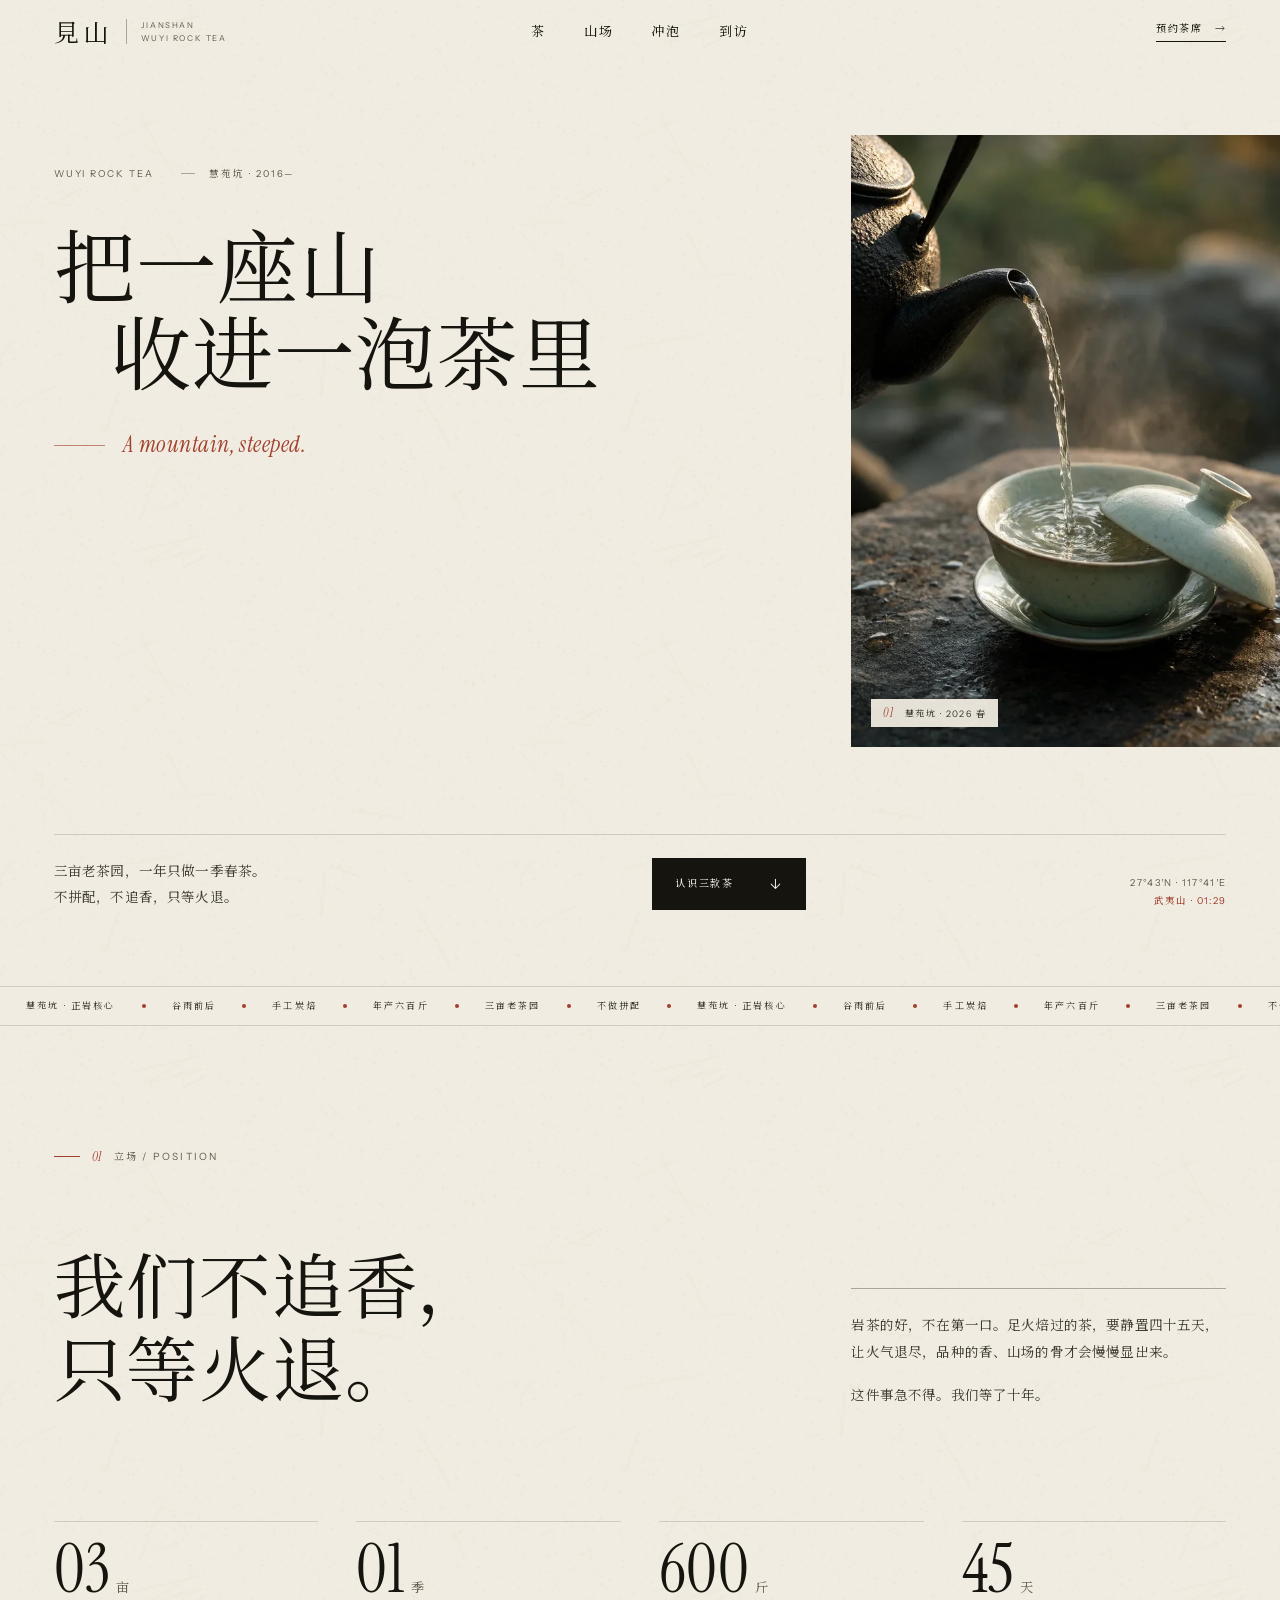
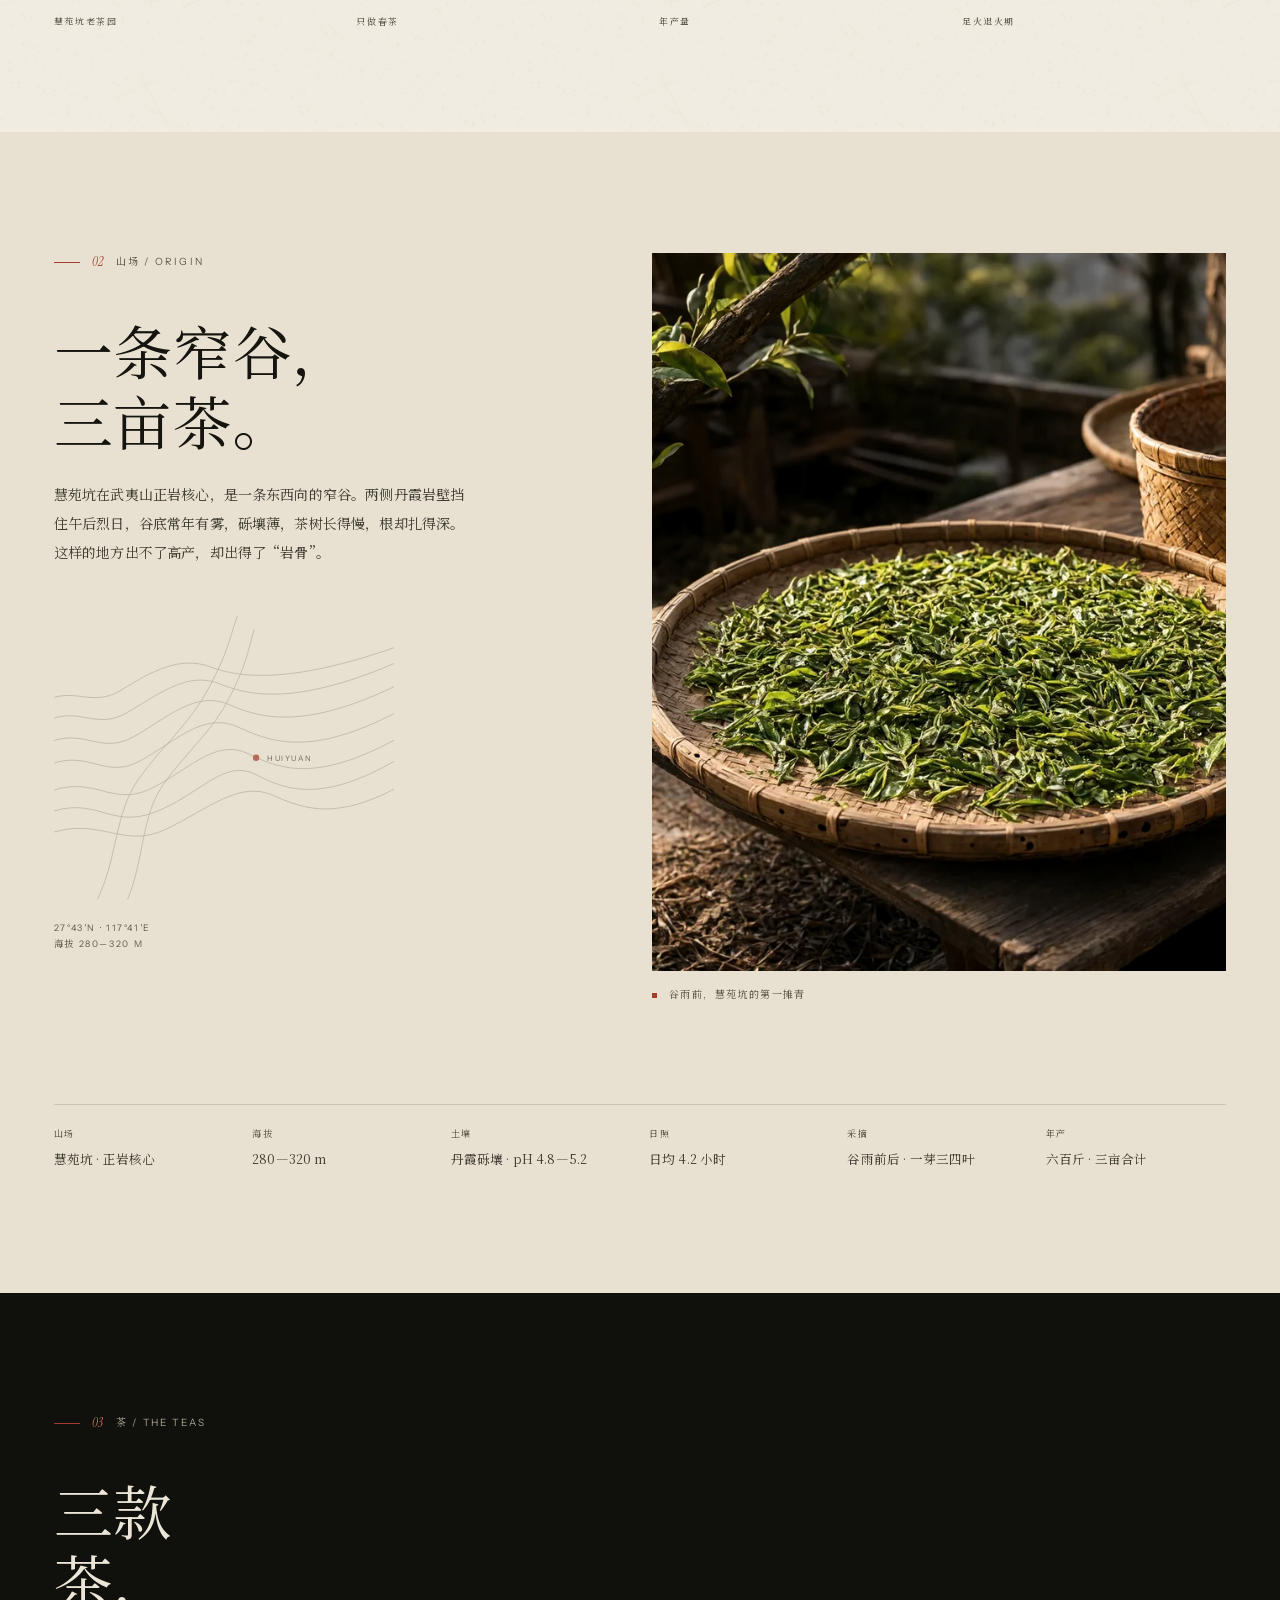
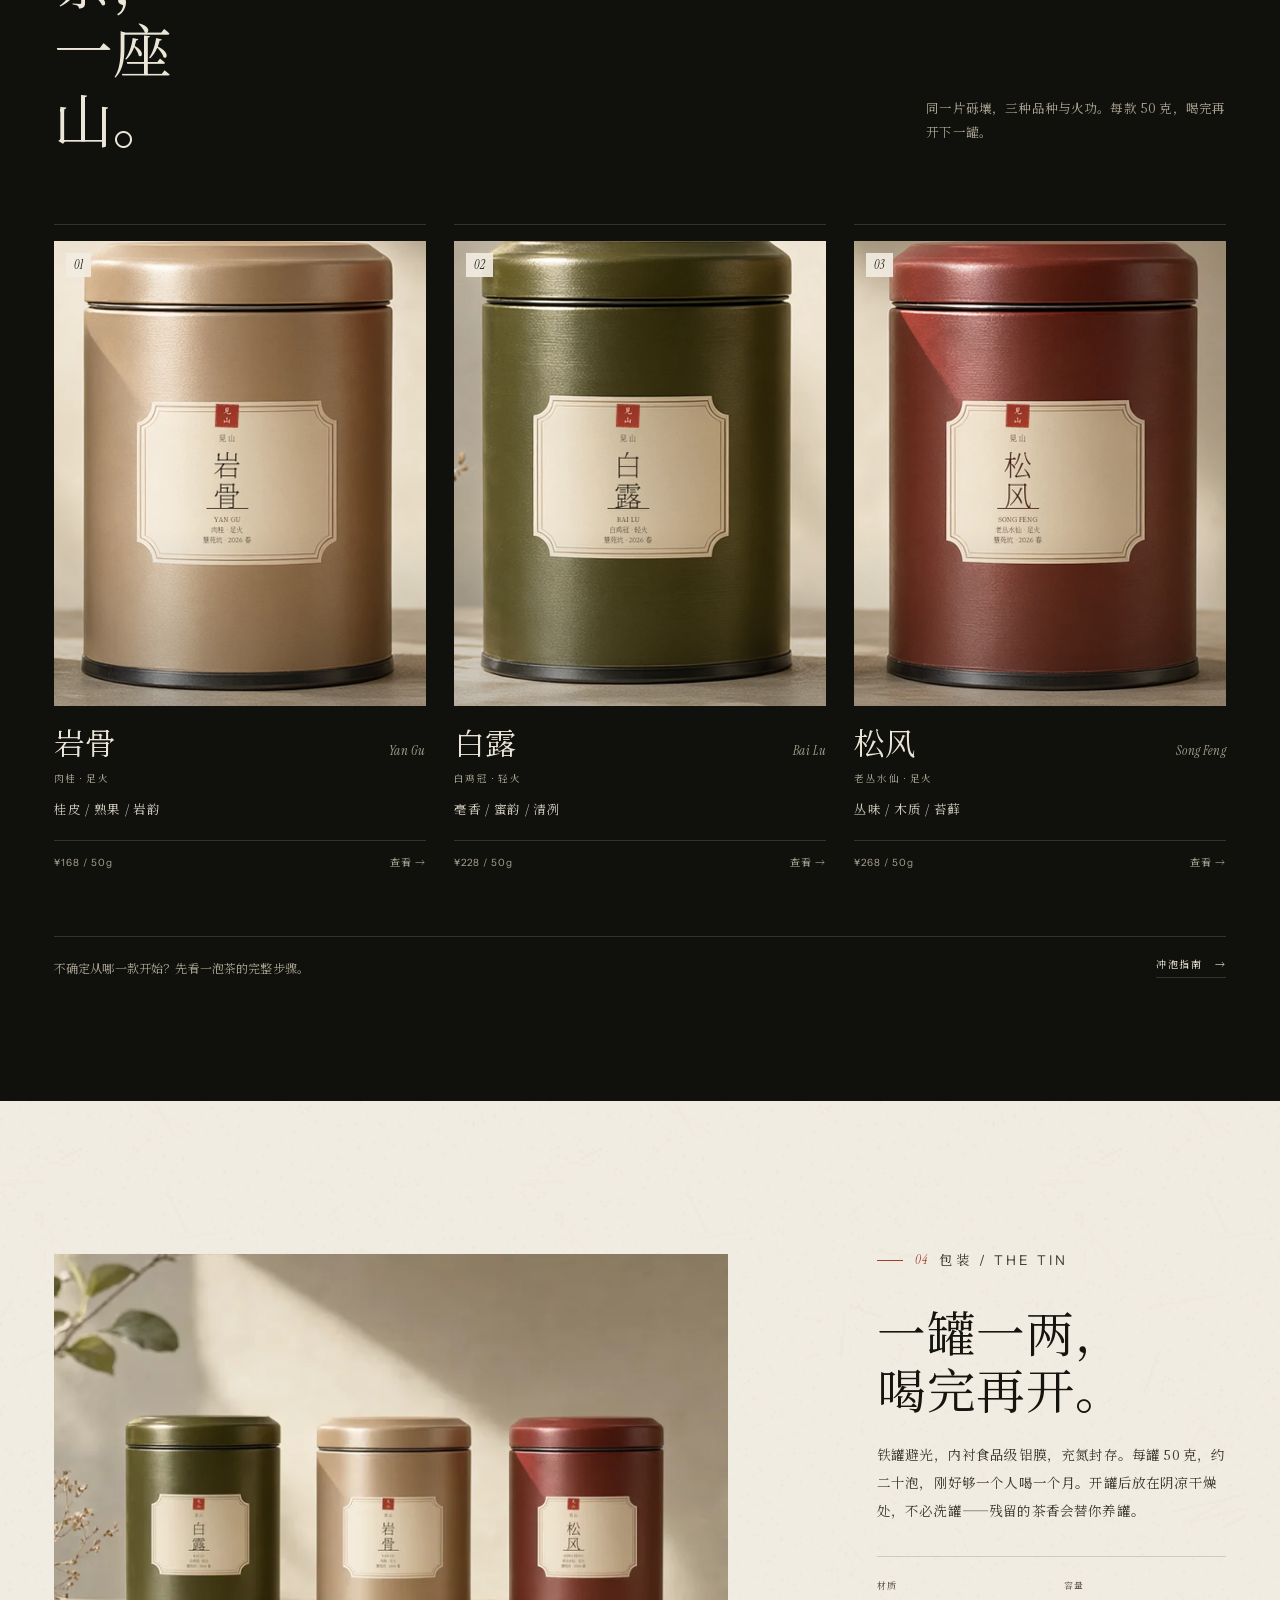
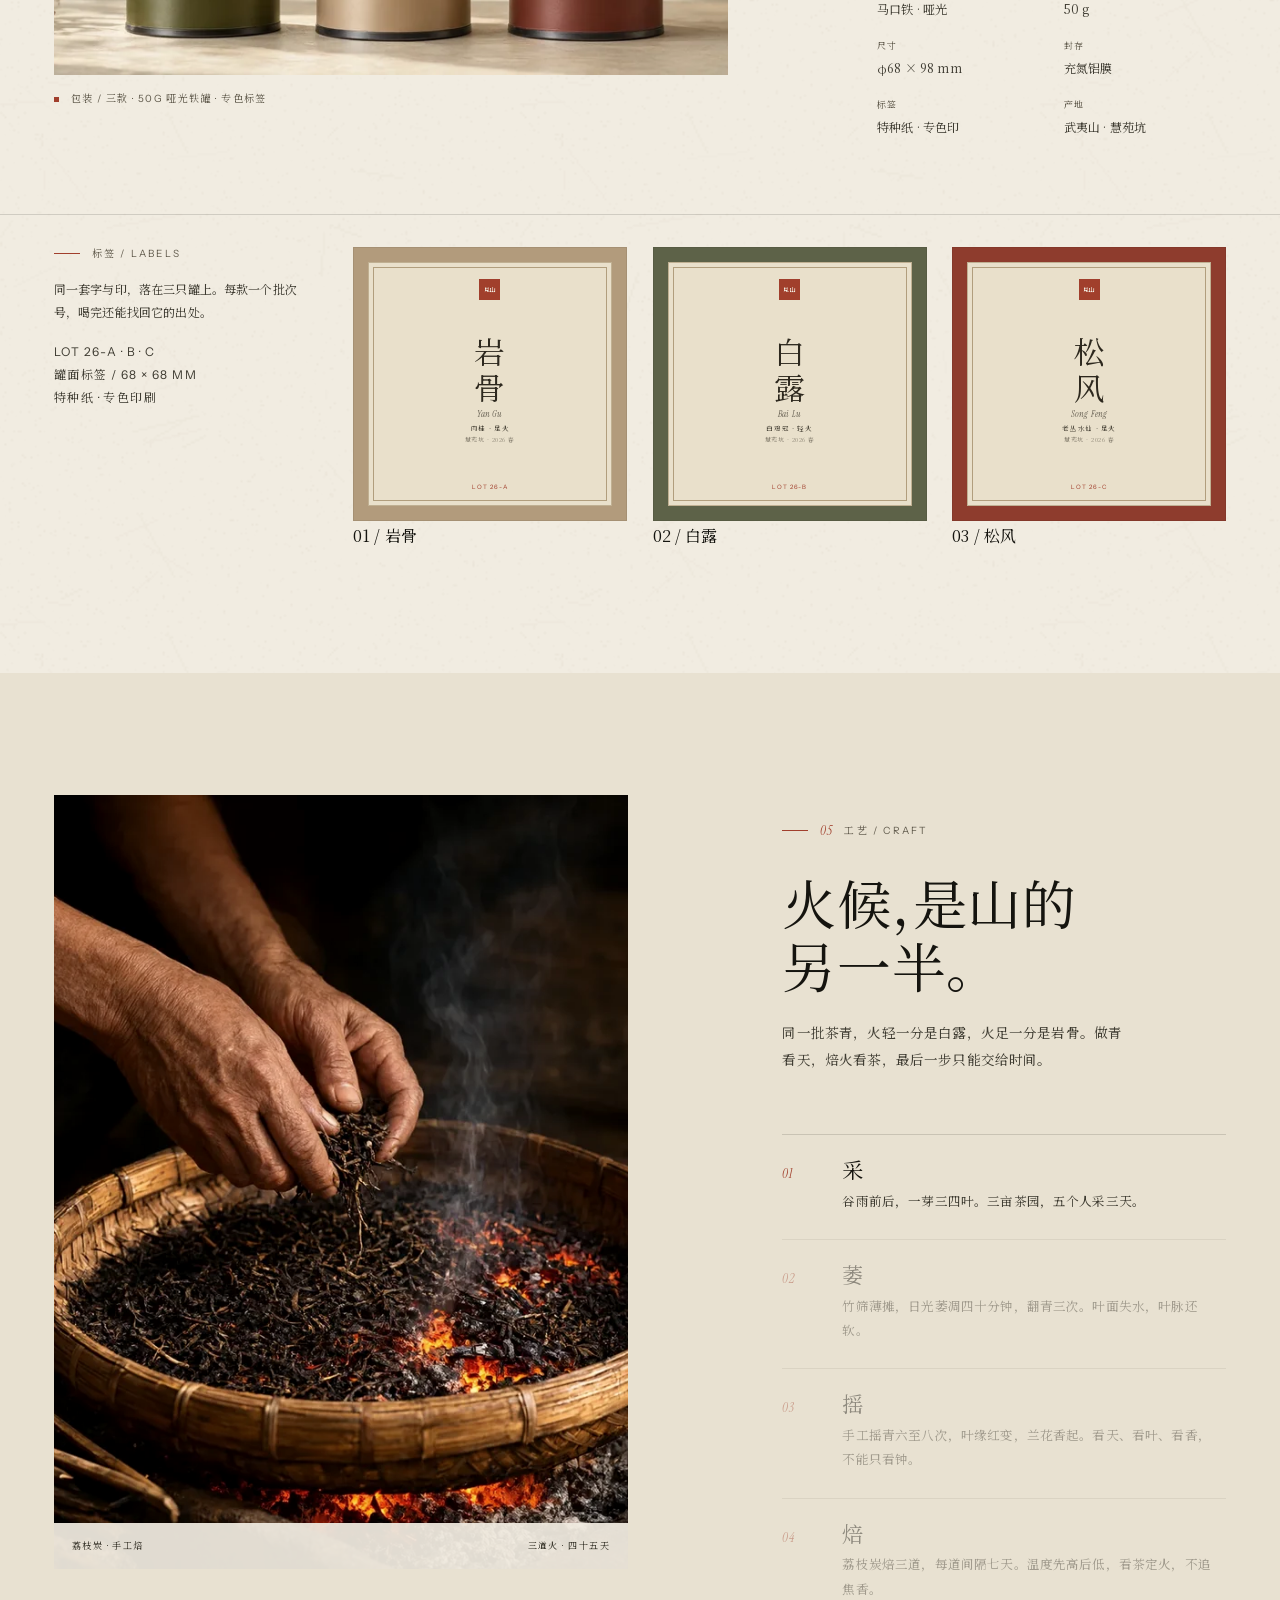
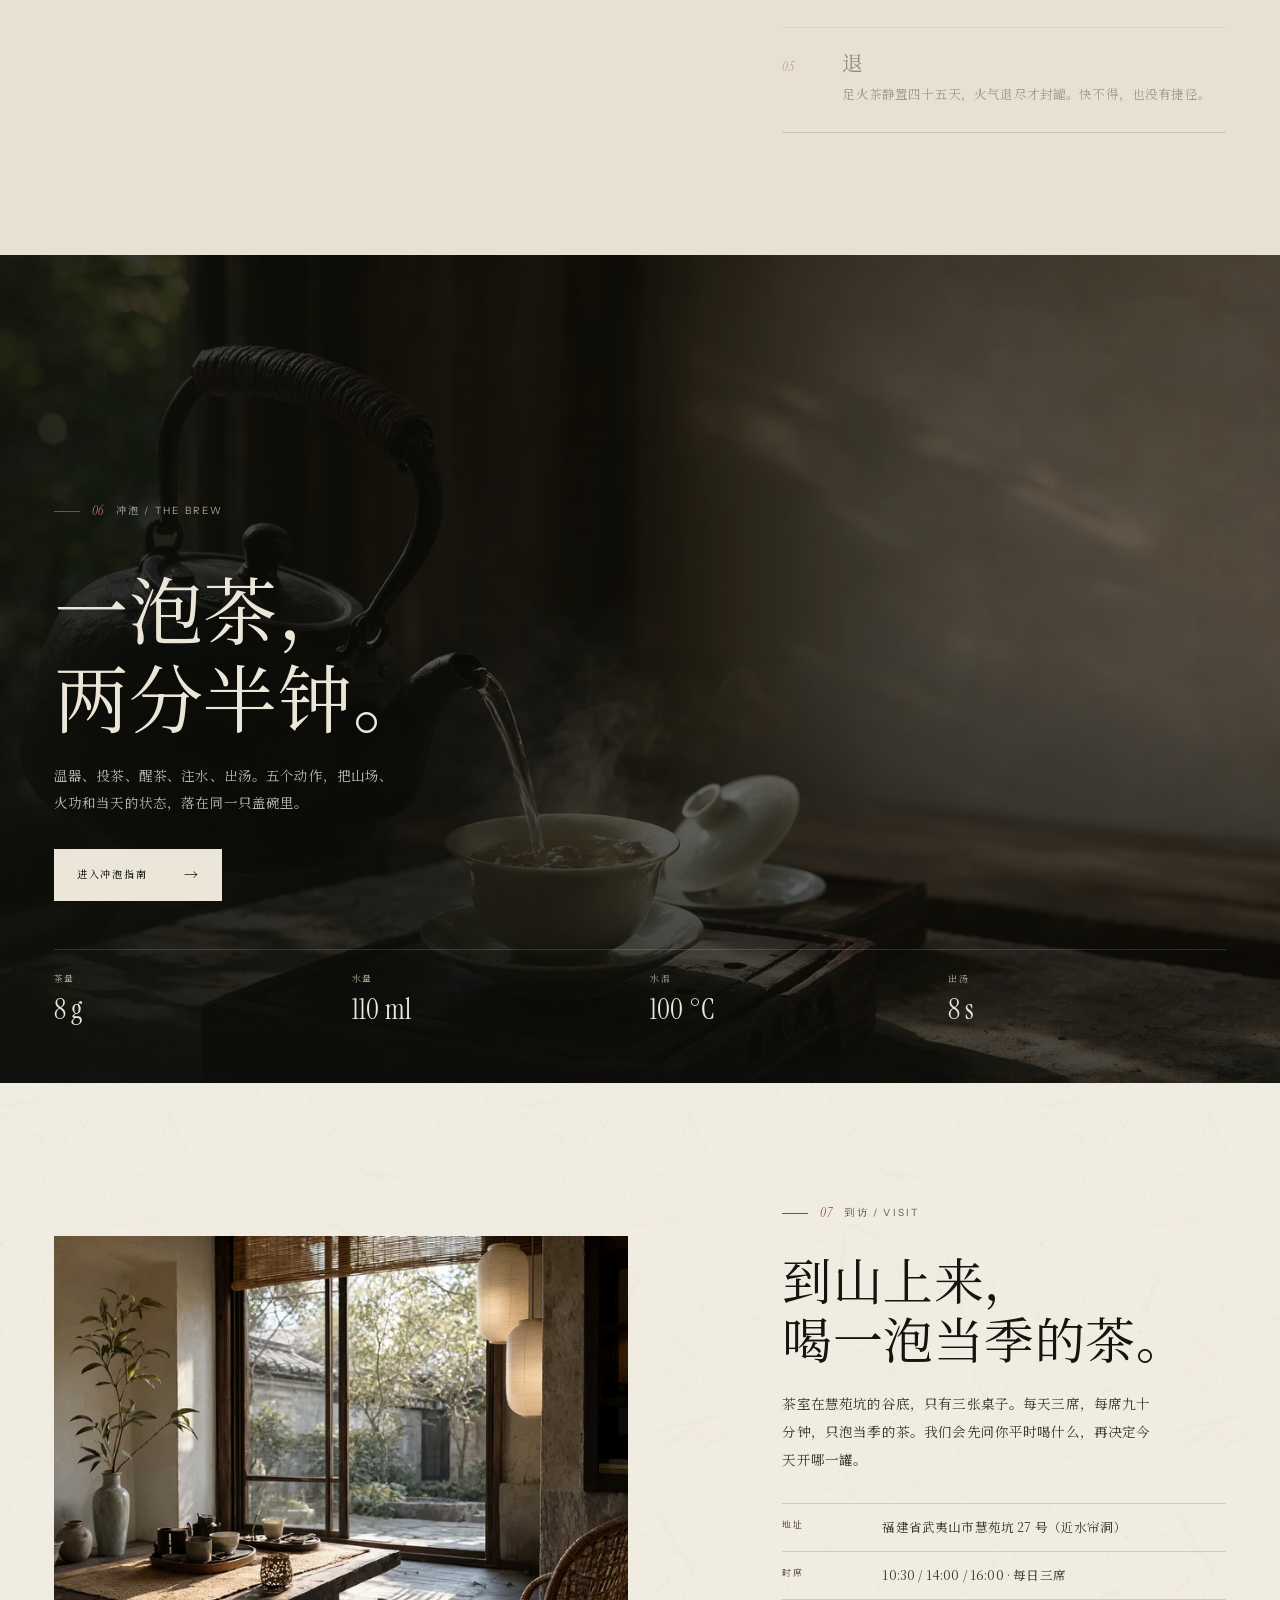
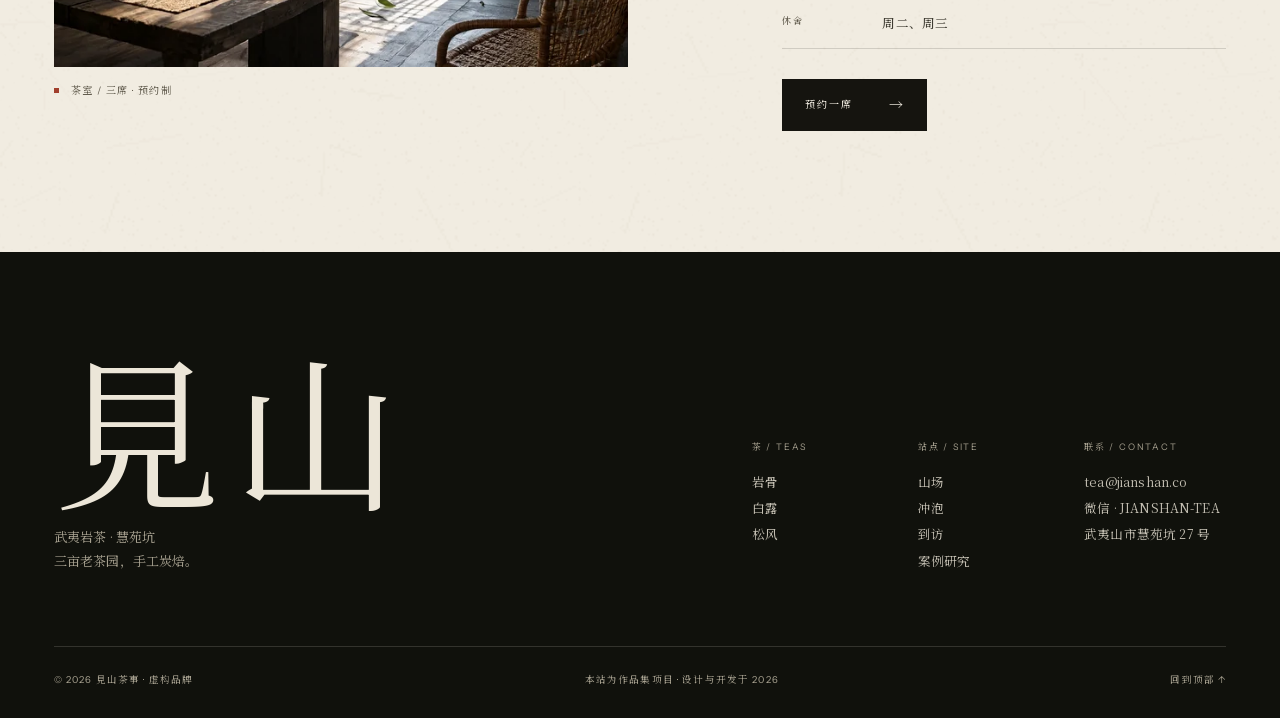
<file: index.html>
<!doctype html>
<html lang="zh-CN">
<head>
  <meta charset="utf-8">
  <meta name="viewport" content="width=device-width, initial-scale=1">
  <title>見山 JIANSHAN — 武夷岩茶 · 慧苑坑</title>
  <meta name="description" content="見山，来自武夷山慧苑坑的岩茶品牌。三亩老茶园，岩骨、白露、松风，三款单山场茶。">
  <meta name="theme-color" content="#f1ece1">
  <meta property="og:type" content="website">
  <meta property="og:title" content="見山 JIANSHAN — 武夷岩茶 · 慧苑坑">
  <meta property="og:description" content="三亩老茶园，只做慧苑坑正岩。岩骨、白露、松风，每款 50 克。">
  <meta property="og:image" content="https://orionaster.github.io/jianshan-tea/assets/img/pour.webp">
  <meta property="og:url" content="https://orionaster.github.io/jianshan-tea/">
  <meta name="twitter:card" content="summary_large_image">
  <link rel="icon" href="assets/favicon.svg" type="image/svg+xml">
  <link rel="preload" href="assets/fonts/noto-serif-sc.woff2" as="font" type="font/woff2" crossorigin>
  <link rel="preload" href="assets/fonts/instrument-serif.woff2" as="font" type="font/woff2" crossorigin>
  <link rel="preload" href="assets/fonts/instrument-sans.woff2" as="font" type="font/woff2" crossorigin>
  <link rel="stylesheet" href="assets/css/core.css">
  <link rel="stylesheet" href="assets/css/home.css">
  <script>document.documentElement.classList.add("js");</script>
</head>
<body class="home">
  <a class="skip" href="#main">跳到主要内容</a>

  <header class="site-header" data-header>
    <a class="brand" href="index.html" aria-label="見山 JIANSHAN 首页">
      <span class="brand__mark">見山</span>
      <span class="brand__sub">JIANSHAN<br>Wuyi Rock Tea</span>
    </a>
    <nav class="primary-nav" aria-label="主导航">
      <a href="index.html#teas">茶</a>
      <a href="index.html#origin">山场</a>
      <a href="brew.html">冲泡</a>
      <a href="visit.html">到访</a>
    </nav>
    <div class="header__actions">
      <a class="header__book" href="visit.html">预约茶席 <span aria-hidden="true">→</span></a>
      <button class="menu-toggle" type="button" data-menu-open aria-expanded="false" aria-controls="menu">
        菜单
        <span class="menu-toggle__bars" aria-hidden="true"><i></i><i></i></span>
      </button>
    </div>
  </header>

  <div class="menu" id="menu" role="dialog" aria-modal="true" aria-label="全站菜单" hidden aria-hidden="true">
    <div class="menu__inner">
      <div class="menu__top">
        <span>見山 · 武夷岩茶</span>
        <button class="menu__close" type="button" data-menu-close>关闭 <span aria-hidden="true">×</span></button>
      </div>
      <nav class="menu__nav" aria-label="全站导航">
        <a href="index.html"><small>01</small>首页</a>
        <a href="index.html#teas"><small>02</small>三款茶</a>
        <a href="index.html#origin"><small>03</small>山场</a>
        <a href="brew.html"><small>04</small>冲泡</a>
        <a href="visit.html"><small>05</small>到访</a>
        <a href="case-study.html"><small>06</small>案例研究</a>
      </nav>
      <div class="menu__foot">
        <div>
          <a href="mailto:tea@jianshan.co">tea@jianshan.co</a><br>
          微信 · JIANSHAN-TEA
        </div>
        <div>
          福建省武夷山市慧苑坑 27 号<br>
          周四至周一 · 10:00—18:00
        </div>
      </div>
    </div>
  </div>

  <main id="main">
    <section class="hero" aria-labelledby="hero-title">
      <div class="wrap hero__grid">
        <div class="hero__copy">
          <p class="hero__kicker"><span>Wuyi Rock Tea</span> <span>慧苑坑 · 2016—</span></p>
          <h1 id="hero-title">把一座山<br><span class="hero__line">收进一泡茶里</span></h1>
          <p class="hero__en">A mountain, steeped.</p>
        </div>
        <figure class="hero__media">
          <picture>
            <source media="(max-width: 900px)" srcset="assets/img/pour-780w.webp">
            <img srcset="assets/img/pour.webp 1024w" sizes="(min-width: 901px) 34vw" src="assets/img/pour.webp" alt="在茶席上注水冲泡岩茶" width="1024" height="1214" fetchpriority="high">
          </picture>
          <figcaption><span>01</span> 慧苑坑 · 2026 春</figcaption>
        </figure>
        <div class="hero__foot">
          <p class="hero__intro">三亩老茶园，一年只做一季春茶。<br>不拼配，不追香，只等火退。</p>
          <a class="btn hero__cta" href="#teas"><span>认识三款茶</span><span class="btn__arrow" aria-hidden="true">↓</span></a>
          <p class="hero__coords">27°43′N · 117°41′E<br><span data-clock>武夷山 · --:--</span></p>
        </div>
      </div>
    </section>

    <div class="ticker" aria-hidden="true">
      <div class="ticker__track">
        <div class="ticker__group">
          <span>慧苑坑 · 正岩核心</span><i></i>
          <span>谷雨前后</span><i></i>
          <span>手工炭焙</span><i></i>
          <span>年产六百斤</span><i></i>
          <span>三亩老茶园</span><i></i>
          <span>不做拼配</span><i></i>
        </div>
        <div class="ticker__group">
          <span>慧苑坑 · 正岩核心</span><i></i>
          <span>谷雨前后</span><i></i>
          <span>手工炭焙</span><i></i>
          <span>年产六百斤</span><i></i>
          <span>三亩老茶园</span><i></i>
          <span>不做拼配</span><i></i>
        </div>
      </div>
    </div>

    <section class="statement section" id="about" aria-labelledby="statement-title">
      <div class="wrap statement__grid">
        <p class="label statement__label"><span class="label__num">01</span> 立场 / Position</p>
        <h2 id="statement-title" data-reveal>我们不追香，<br>只等火退。</h2>
        <div class="statement__aside" data-reveal style="--delay:.12s">
          <p>岩茶的好，不在第一口。足火焙过的茶，要静置四十五天，让火气退尽，品种的香、山场的骨才会慢慢显出来。</p>
          <p>这件事急不得。我们等了十年。</p>
        </div>
        <dl class="stats">
          <div class="stat" data-reveal>
            <dt>慧苑坑老茶园</dt>
            <dd class="stat__num">03<small>亩</small></dd>
          </div>
          <div class="stat" data-reveal style="--delay:.06s">
            <dt>只做春茶</dt>
            <dd class="stat__num">01<small>季</small></dd>
          </div>
          <div class="stat" data-reveal style="--delay:.12s">
            <dt>年产量</dt>
            <dd class="stat__num">600<small>斤</small></dd>
          </div>
          <div class="stat" data-reveal style="--delay:.18s">
            <dt>足火退火期</dt>
            <dd class="stat__num">45<small>天</small></dd>
          </div>
        </dl>
      </div>
    </section>

    <section class="origin" id="origin" aria-labelledby="origin-title">
      <div class="wrap origin__grid">
        <div class="origin__intro">
          <p class="label"><span class="label__num">02</span> 山场 / Origin</p>
          <h2 id="origin-title" data-reveal>一条窄谷，<br>三亩茶。</h2>
          <p class="origin__lead" data-reveal style="--delay:.08s">慧苑坑在武夷山正岩核心，是一条东西向的窄谷。两侧丹霞岩壁挡住午后烈日，谷底常年有雾，砾壤薄，茶树长得慢，根却扎得深。这样的地方出不了高产，却出得了“岩骨”。</p>
          <svg class="origin__contour" viewBox="0 0 360 300" fill="none" aria-hidden="true">
            <g stroke="#716b5c" stroke-width=".7" opacity=".62">
              <path d="M-10 210C44 188 58 226 106 208s74-58 108-40 74 30 156-20"/>
              <path d="M-10 232c58-22 82 16 128-6s78-52 114-36 70 26 138-12"/>
              <path d="M-10 188c50-22 70 14 110-4s70-56 106-38 76 30 164-20"/>
              <path d="M-10 160c44-22 62 14 100-6s68-54 106-36 82 30 174-20"/>
              <path d="M-10 136c40-20 58 12 94-8s66-50 102-34 84 26 184-24"/>
              <path d="M-10 112c36-18 54 10 88-10s64-44 98-30 86 22 194-26"/>
              <path d="M-10 90c32-16 50 8 82-12s62-36 94-24 88 18 204-24"/>
              <path d="M46 300c22-46 18-92 44-128s54-58 74-96 20-46 30-76"/>
              <path d="M78 300c18-44 14-88 38-122s52-56 70-92 18-44 26-72"/>
            </g>
            <circle cx="214" cy="150" r="3.4" fill="#a13f2c"/>
            <text x="226" y="154" fill="#3e3b31" font-family="Instrument Sans, sans-serif" font-size="8" letter-spacing="1.5">HUIYUAN</text>
          </svg>
          <p class="origin__coords">27°43′N · 117°41′E<br>海拔 280—320 M</p>
        </div>
        <figure class="origin__media" data-reveal>
          <img srcset="assets/img/withering-720w.webp 720w, assets/img/withering.webp 1200w" sizes="(max-width: 900px) 90vw, 45vw" src="assets/img/withering.webp" alt="竹筛上薄摊的茶青正在萎凋" width="1200" height="1423" loading="lazy">
          <figcaption class="caption">谷雨前，慧苑坑的第一摊青</figcaption>
        </figure>
        <dl class="origin__facts">
          <div data-reveal>
            <dt>山场</dt>
            <dd>慧苑坑 · 正岩核心</dd>
          </div>
          <div data-reveal style="--delay:.05s">
            <dt>海拔</dt>
            <dd>280—320 m</dd>
          </div>
          <div data-reveal style="--delay:.1s">
            <dt>土壤</dt>
            <dd>丹霞砾壤 · pH 4.8—5.2</dd>
          </div>
          <div data-reveal style="--delay:.15s">
            <dt>日照</dt>
            <dd>日均 4.2 小时</dd>
          </div>
          <div data-reveal style="--delay:.2s">
            <dt>采摘</dt>
            <dd>谷雨前后 · 一芽三四叶</dd>
          </div>
          <div data-reveal style="--delay:.25s">
            <dt>年产</dt>
            <dd>六百斤 · 三亩合计</dd>
          </div>
        </dl>
      </div>
    </section>

    <section class="collection section" id="teas" aria-labelledby="teas-title">
      <div class="wrap">
        <header class="collection__head">
          <div>
            <p class="label label--dark"><span class="label__num">03</span> 茶 / The teas</p>
            <h2 id="teas-title">三款茶，<br>一座山。</h2>
          </div>
          <p class="collection__note">同一片砾壤，三种品种与火功。每款 50 克，喝完再开下一罐。</p>
        </header>
        <div class="teas">
          <a class="tea-card" href="tea.html?tea=yan-gu" data-reveal>
            <div class="tea-card__media">
              <img src="assets/img/tin-yangu.webp" alt="岩骨 · 肉桂足火岩茶的铁罐" width="640" height="800" loading="lazy">
              <span class="tea-card__index">01</span>
            </div>
            <div class="tea-card__meta"><h3>岩骨</h3><span class="tea-card__en">Yan Gu</span></div>
            <p class="tea-card__type">肉桂 · 足火</p>
            <p class="tea-card__notes">桂皮 / 熟果 / 岩韵</p>
            <div class="tea-card__foot"><span>¥168 / 50g</span><span class="tea-card__arrow">查看 →</span></div>
          </a>
          <a class="tea-card" href="tea.html?tea=bai-lu" data-reveal style="--delay:.08s">
            <div class="tea-card__media">
              <img src="assets/img/tin-bailu.webp" alt="白露 · 白鸡冠轻火岩茶的铁罐" width="640" height="800" loading="lazy">
              <span class="tea-card__index">02</span>
            </div>
            <div class="tea-card__meta"><h3>白露</h3><span class="tea-card__en">Bai Lu</span></div>
            <p class="tea-card__type">白鸡冠 · 轻火</p>
            <p class="tea-card__notes">毫香 / 蜜韵 / 清冽</p>
            <div class="tea-card__foot"><span>¥228 / 50g</span><span class="tea-card__arrow">查看 →</span></div>
          </a>
          <a class="tea-card" href="tea.html?tea=song-feng" data-reveal style="--delay:.16s">
            <div class="tea-card__media">
              <img src="assets/img/tin-songfeng.webp" alt="松风 · 老丛水仙足火岩茶的铁罐" width="640" height="800" loading="lazy">
              <span class="tea-card__index">03</span>
            </div>
            <div class="tea-card__meta"><h3>松风</h3><span class="tea-card__en">Song Feng</span></div>
            <p class="tea-card__type">老丛水仙 · 足火</p>
            <p class="tea-card__notes">丛味 / 木质 / 苔藓</p>
            <div class="tea-card__foot"><span>¥268 / 50g</span><span class="tea-card__arrow">查看 →</span></div>
          </a>
        </div>
        <div class="collection__foot">
          <p>不确定从哪一款开始？先看一泡茶的完整步骤。</p>
          <a class="link-arrow link-arrow--light" href="brew.html">冲泡指南</a>
        </div>
      </div>
    </section>

    <section class="packaging section" id="packaging" aria-labelledby="packaging-title">
      <div class="wrap packaging__grid">
        <figure class="packaging__media" data-reveal>
          <img srcset="assets/img/packaging-760w.webp 760w, assets/img/packaging.webp 1400w" sizes="(max-width: 900px) 90vw, 53vw" src="assets/img/packaging.webp" alt="見山三款茶的马口铁罐包装：橄榄绿、砂岩色与朱红色" width="1400" height="826" loading="lazy">
          <figcaption class="caption">包装 / 三款 · 50g 哑光铁罐 · 专色标签</figcaption>
        </figure>
        <div class="packaging__copy" data-reveal style="--delay:.1s">
          <p class="label"><span class="label__num">04</span> 包装 / The tin</p>
          <h2 id="packaging-title">一罐一两，<br>喝完再开。</h2>
          <p>铁罐避光，内衬食品级铝膜，充氮封存。每罐 50 克，约二十泡，刚好够一个人喝一个月。开罐后放在阴凉干燥处，不必洗罐——残留的茶香会替你养罐。</p>
          <dl class="specs">
            <div><dt>材质</dt><dd>马口铁 · 哑光</dd></div>
            <div><dt>容量</dt><dd>50 g</dd></div>
            <div><dt>尺寸</dt><dd>φ68 × 98 mm</dd></div>
            <div><dt>封存</dt><dd>充氮铝膜</dd></div>
            <div><dt>标签</dt><dd>特种纸 · 专色印</dd></div>
            <div><dt>产地</dt><dd>武夷山 · 慧苑坑</dd></div>
          </dl>
        </div>
      </div>

      <div class="wrap label-sheet" aria-labelledby="labels-title">
        <div class="label-sheet__head">
          <p class="label" id="labels-title">标签 / Labels</p>
          <p>同一套字与印，落在三只罐上。每款一个批次号，喝完还能找回它的出处。</p>
          <p class="label-sheet__spec">LOT 26-A · B · C<br>罐面标签 / 68 × 68 mm<br>特种纸 · 专色印刷</p>
        </div>
        <div class="label-sheet__grid">
          <figure class="label-proof" style="--tin:#b29b7c">
            <div class="label-proof__tin">
              <div class="label-proof__face">
                <span class="label-proof__seal">見山</span>
                <span class="label-proof__brand">見山</span>
                <span class="label-proof__name">岩骨</span>
                <span class="label-proof__en">Yan Gu</span>
                <span class="label-proof__type">肉桂 · 足火</span>
                <span class="label-proof__origin">慧苑坑 · 2026 春</span>
                <span class="label-proof__lot">LOT 26-A</span>
              </div>
            </div>
            <figcaption>01 / 岩骨</figcaption>
          </figure>
          <figure class="label-proof" style="--tin:#5d6248">
            <div class="label-proof__tin">
              <div class="label-proof__face">
                <span class="label-proof__seal">見山</span>
                <span class="label-proof__brand">見山</span>
                <span class="label-proof__name">白露</span>
                <span class="label-proof__en">Bai Lu</span>
                <span class="label-proof__type">白鸡冠 · 轻火</span>
                <span class="label-proof__origin">慧苑坑 · 2026 春</span>
                <span class="label-proof__lot">LOT 26-B</span>
              </div>
            </div>
            <figcaption>02 / 白露</figcaption>
          </figure>
          <figure class="label-proof" style="--tin:#8e3c2d">
            <div class="label-proof__tin">
              <div class="label-proof__face">
                <span class="label-proof__seal">見山</span>
                <span class="label-proof__brand">見山</span>
                <span class="label-proof__name">松风</span>
                <span class="label-proof__en">Song Feng</span>
                <span class="label-proof__type">老丛水仙 · 足火</span>
                <span class="label-proof__origin">慧苑坑 · 2026 春</span>
                <span class="label-proof__lot">LOT 26-C</span>
              </div>
            </div>
            <figcaption>03 / 松风</figcaption>
          </figure>
        </div>
      </div>
    </section>

    <section class="craft section" id="craft" aria-labelledby="craft-title">
      <div class="wrap craft__grid">
        <div class="craft__visual">
          <img srcset="assets/img/craft-720w.webp 720w, assets/img/craft.webp 900w" sizes="(max-width: 900px) 90vw, 45vw" src="assets/img/craft.webp" alt="茶师在炭火上将茶叶拢入竹焙笼" width="900" height="1050" loading="lazy">
          <div class="craft__visual-foot"><span>荔枝炭 · 手工焙</span><span>三道火 · 四十五天</span></div>
        </div>
        <div class="craft__copy">
          <p class="label"><span class="label__num">05</span> 工艺 / Craft</p>
          <h2 id="craft-title" data-reveal>火候，是山的<br>另一半。</h2>
          <p class="craft__intro" data-reveal style="--delay:.08s">同一批茶青，火轻一分是白露，火足一分是岩骨。做青看天，焙火看茶，最后一步只能交给时间。</p>
          <ol class="craft__steps" data-craft>
            <li class="is-active" data-craft-step>
              <span class="craft__num">01</span>
              <div><h3>采</h3><p>谷雨前后，一芽三四叶。三亩茶园，五个人采三天。</p></div>
            </li>
            <li data-craft-step>
              <span class="craft__num">02</span>
              <div><h3>萎</h3><p>竹筛薄摊，日光萎凋四十分钟，翻青三次。叶面失水，叶脉还软。</p></div>
            </li>
            <li data-craft-step>
              <span class="craft__num">03</span>
              <div><h3>摇</h3><p>手工摇青六至八次，叶缘红变，兰花香起。看天、看叶、看香，不能只看钟。</p></div>
            </li>
            <li data-craft-step>
              <span class="craft__num">04</span>
              <div><h3>焙</h3><p>荔枝炭焙三道，每道间隔七天。温度先高后低，看茶定火，不追焦香。</p></div>
            </li>
            <li data-craft-step>
              <span class="craft__num">05</span>
              <div><h3>退</h3><p>足火茶静置四十五天，火气退尽才封罐。快不得，也没有捷径。</p></div>
            </li>
          </ol>
        </div>
      </div>
    </section>

    <section class="brew-band" aria-labelledby="brew-band-title">
      <div class="brew-band__inner">
        <p class="label label--dark"><span class="label__num">06</span> 冲泡 / The brew</p>
        <h2 id="brew-band-title" data-reveal>一泡茶，<br>两分半钟。</h2>
        <p class="brew-band__lead" data-reveal style="--delay:.08s">温器、投茶、醒茶、注水、出汤。五个动作，把山场、火功和当天的状态，落在同一只盖碗里。</p>
        <a class="btn btn--light" href="brew.html"><span>进入冲泡指南</span><span class="btn__arrow" aria-hidden="true">→</span></a>
        <dl class="brew-band__params">
          <div><dt>茶量</dt><dd>8 g</dd></div>
          <div><dt>水量</dt><dd>110 ml</dd></div>
          <div><dt>水温</dt><dd>100 °C</dd></div>
          <div><dt>出汤</dt><dd>8 s</dd></div>
        </dl>
      </div>
    </section>

    <section class="visit-section" id="visit" aria-labelledby="visit-title">
      <div class="wrap visit-section__grid">
        <figure class="visit-section__media" data-reveal>
          <img srcset="assets/img/room-800w.webp 800w, assets/img/room.webp 1400w" sizes="(max-width: 900px) 100vw, 45vw" src="assets/img/room.webp" alt="慧苑坑茶室，一张长桌与窗外的山影" width="1400" height="873" loading="lazy">
          <figcaption class="caption">茶室 / 三席 · 预约制</figcaption>
        </figure>
        <div class="visit-section__copy" data-reveal style="--delay:.1s">
          <p class="label"><span class="label__num">07</span> 到访 / Visit</p>
          <h2 id="visit-title">到山上来，<br>喝一泡当季的茶。</h2>
          <p class="visit-section__lead">茶室在慧苑坑的谷底，只有三张桌子。每天三席，每席九十分钟，只泡当季的茶。我们会先问你平时喝什么，再决定今天开哪一罐。</p>
          <dl class="visit-facts">
            <div><dt>地址</dt><dd>福建省武夷山市慧苑坑 27 号（近水帘洞）</dd></div>
            <div><dt>时席</dt><dd>10:30 / 14:00 / 16:00 · 每日三席</dd></div>
            <div><dt>休舍</dt><dd>周二、周三</dd></div>
          </dl>
          <a class="btn" href="visit.html"><span>预约一席</span><span class="btn__arrow" aria-hidden="true">→</span></a>
        </div>
      </div>
    </section>
  </main>

  <footer class="site-footer">
    <div class="footer__inner">
      <div class="footer__top">
        <div class="footer__brand">
          <p class="footer__word">見山</p>
          <p class="footer__tag">武夷岩茶 · 慧苑坑<br>三亩老茶园，手工炭焙。</p>
        </div>
        <div class="footer__cols">
          <div class="footer__col">
            <h4>茶 / Teas</h4>
            <a href="tea.html?tea=yan-gu">岩骨</a>
            <a href="tea.html?tea=bai-lu">白露</a>
            <a href="tea.html?tea=song-feng">松风</a>
          </div>
          <div class="footer__col">
            <h4>站点 / Site</h4>
            <a href="index.html#origin">山场</a>
            <a href="brew.html">冲泡</a>
            <a href="visit.html">到访</a>
            <a href="case-study.html">案例研究</a>
          </div>
          <div class="footer__col">
            <h4>联系 / Contact</h4>
            <a href="mailto:tea@jianshan.co">tea@jianshan.co</a>
            <p>微信 · JIANSHAN-TEA</p>
            <p>武夷山市慧苑坑 27 号</p>
          </div>
        </div>
      </div>
      <div class="footer__bottom">
        <p>© <span data-year>2026</span> 見山茶事 · 虚构品牌</p>
        <p>本站为作品集项目 · 设计与开发于 2026</p>
        <a href="#main">回到顶部 ↑</a>
      </div>
    </div>
  </footer>

  <script src="assets/js/site.js" defer></script>
</body>
</html>
</file>
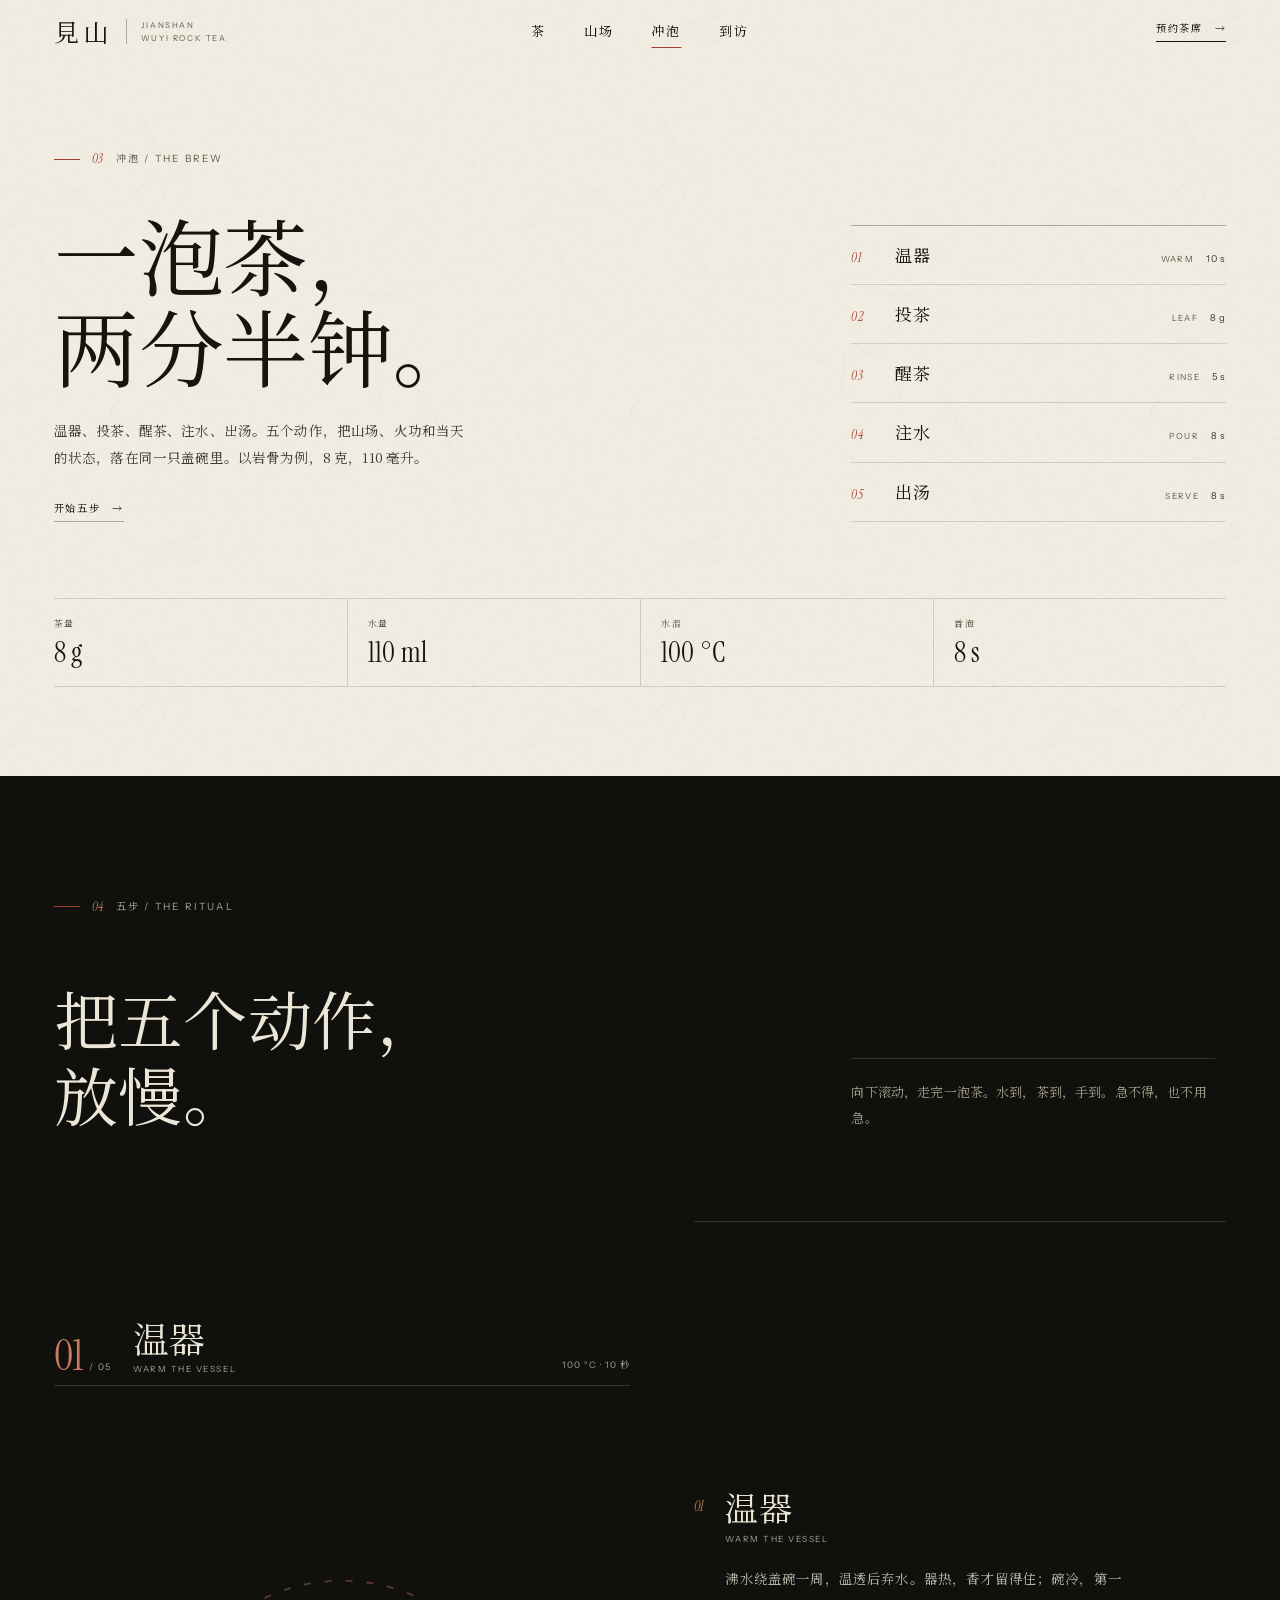
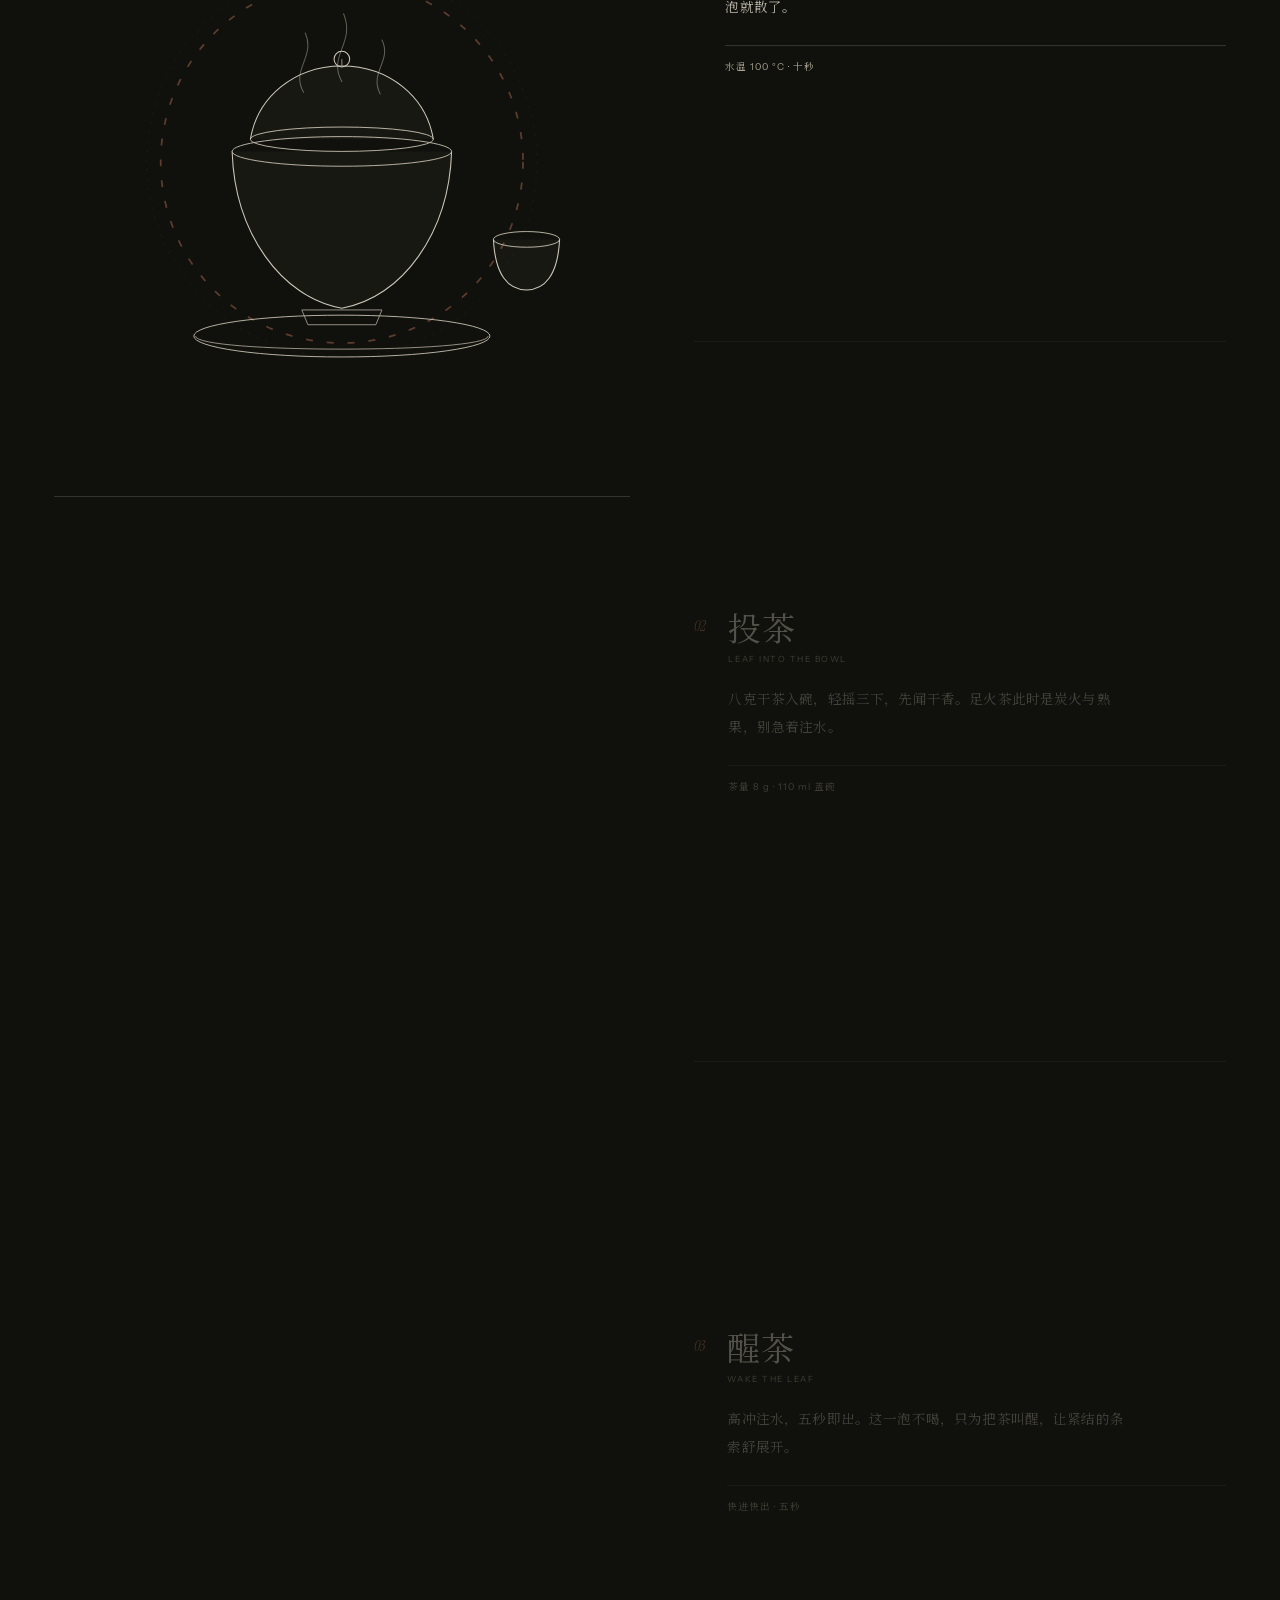
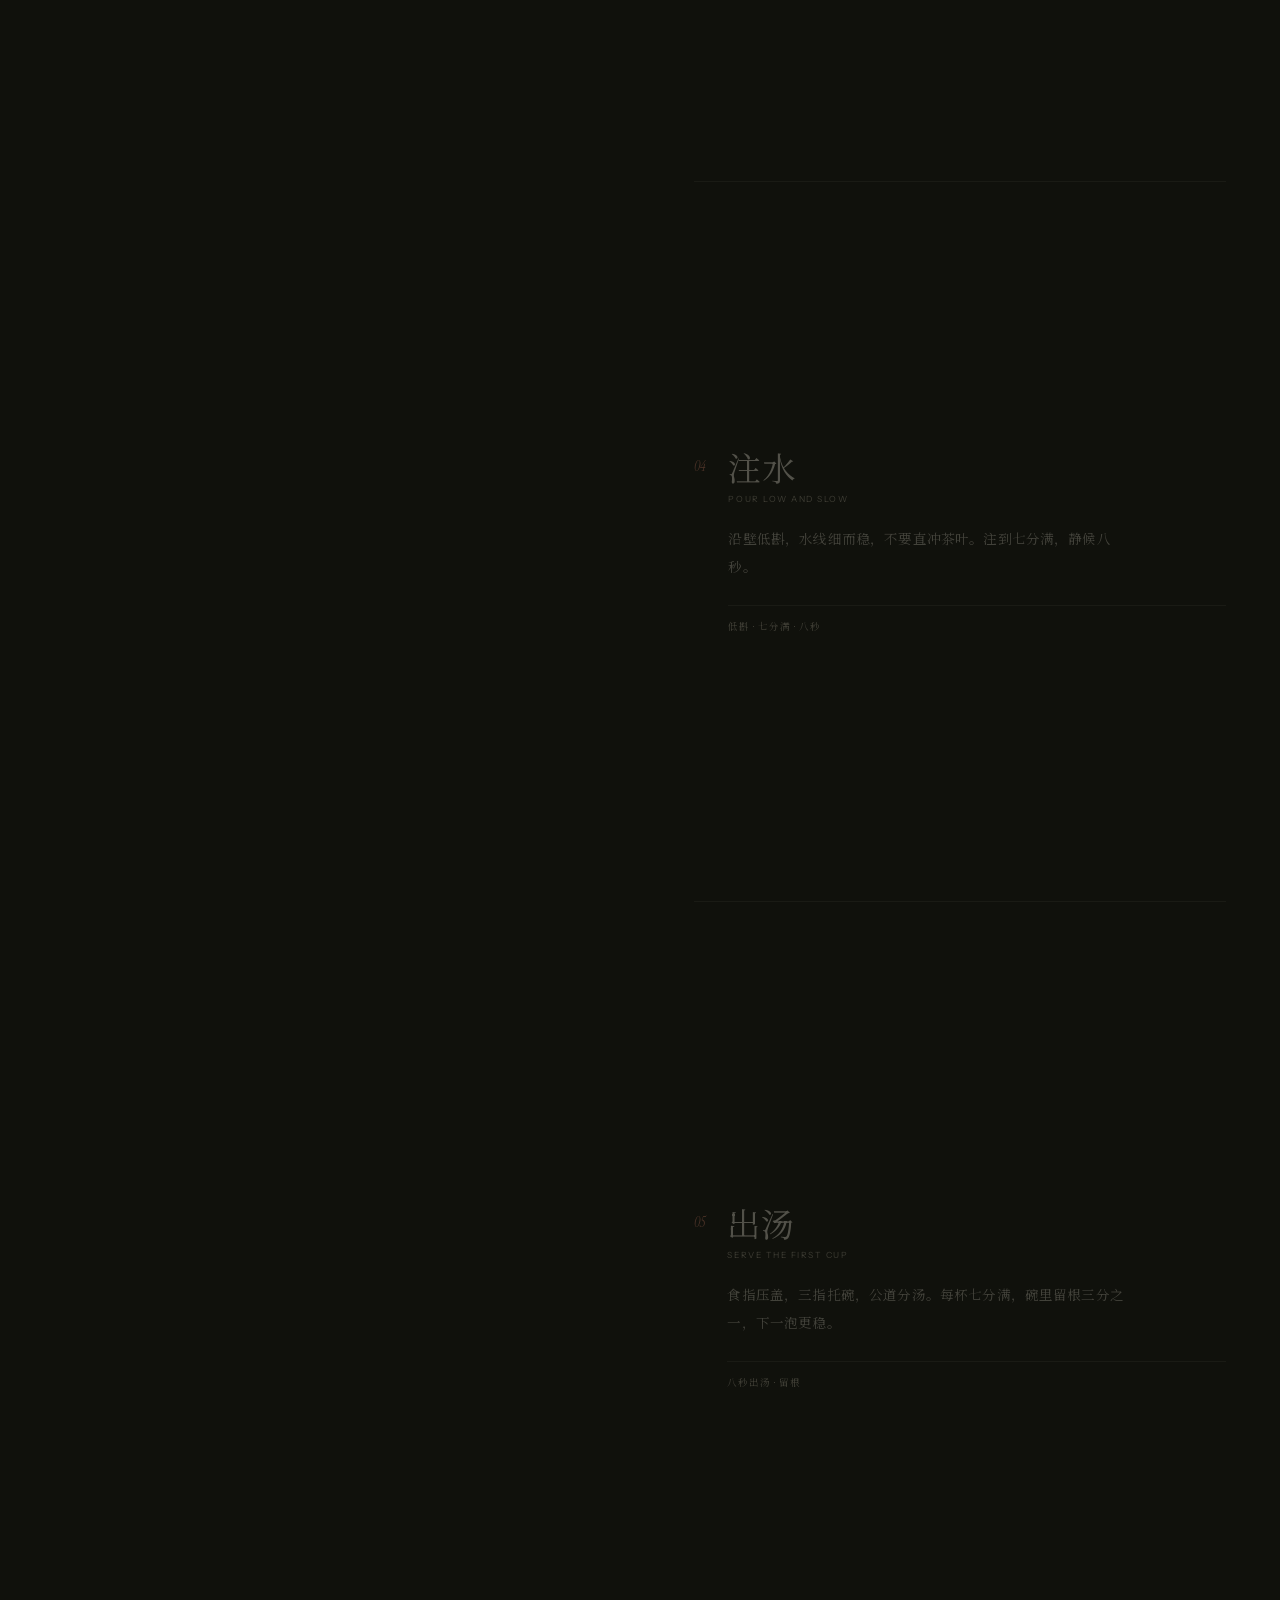
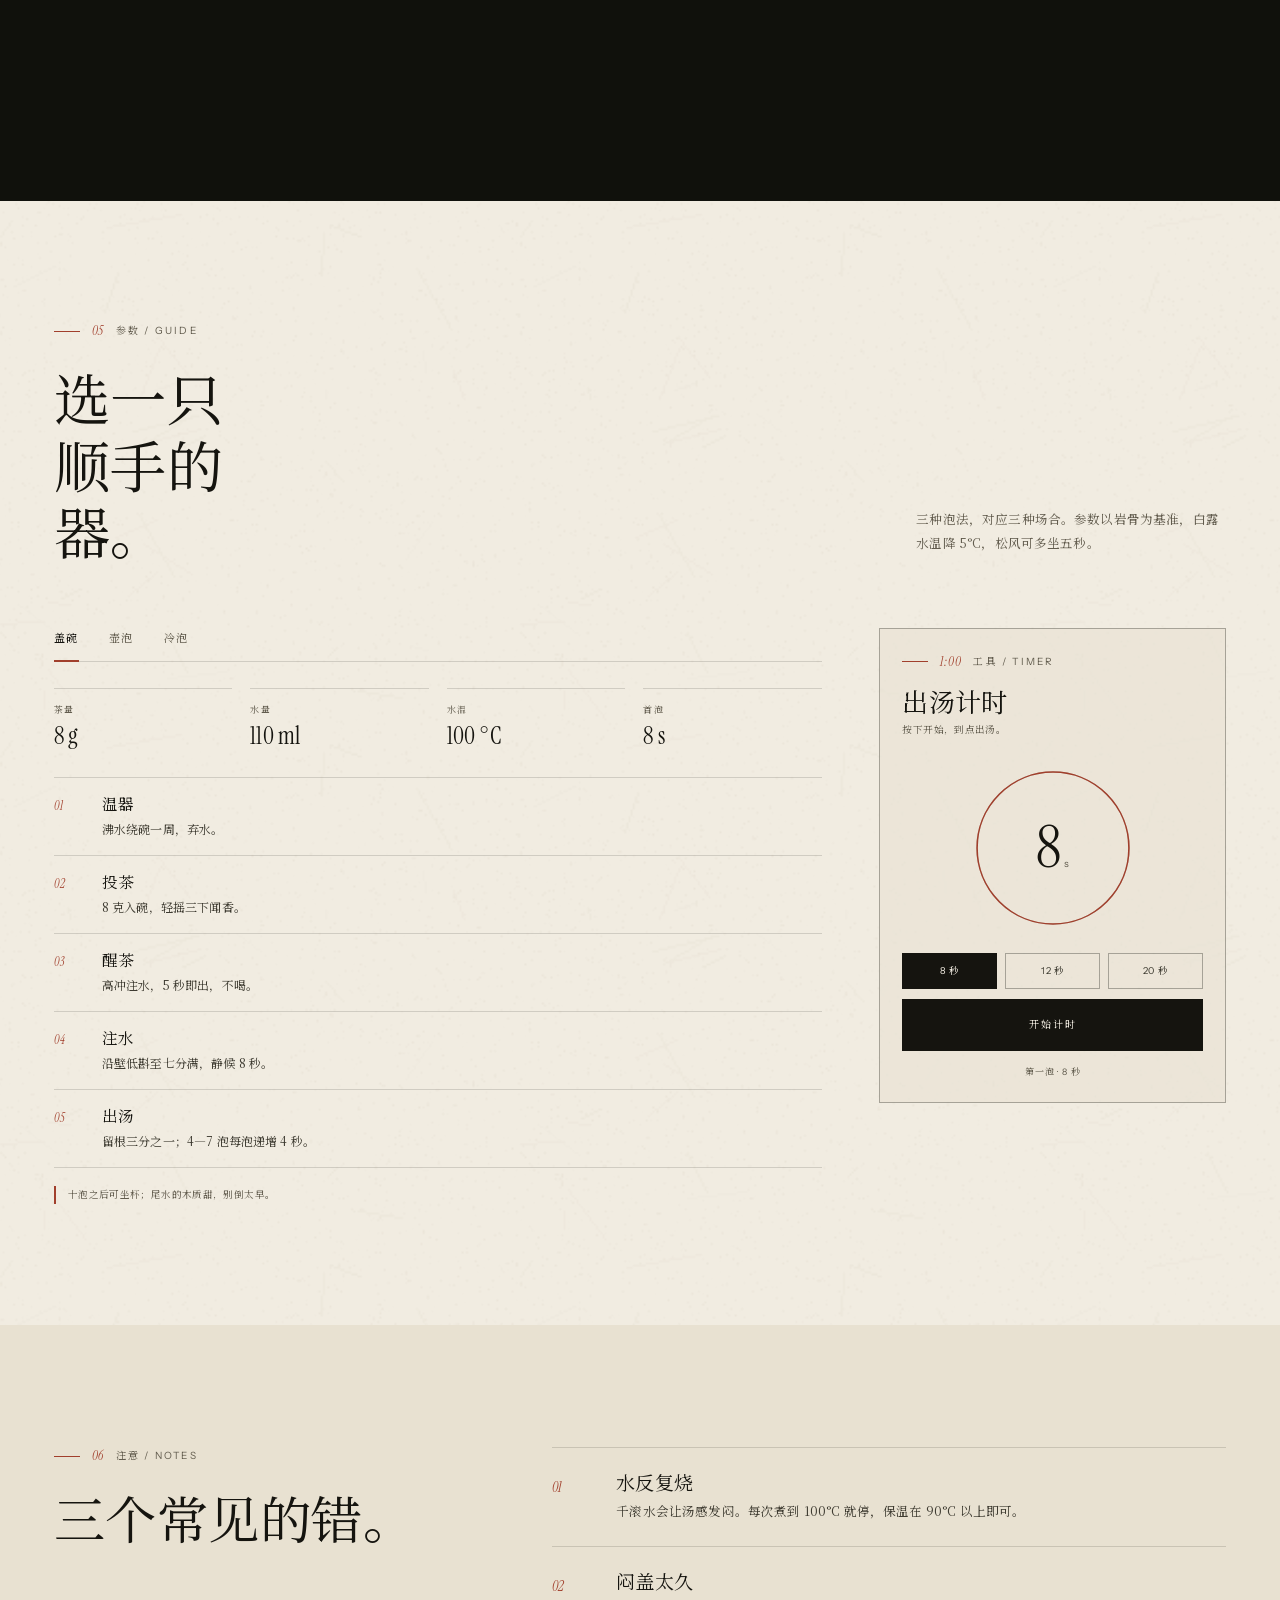
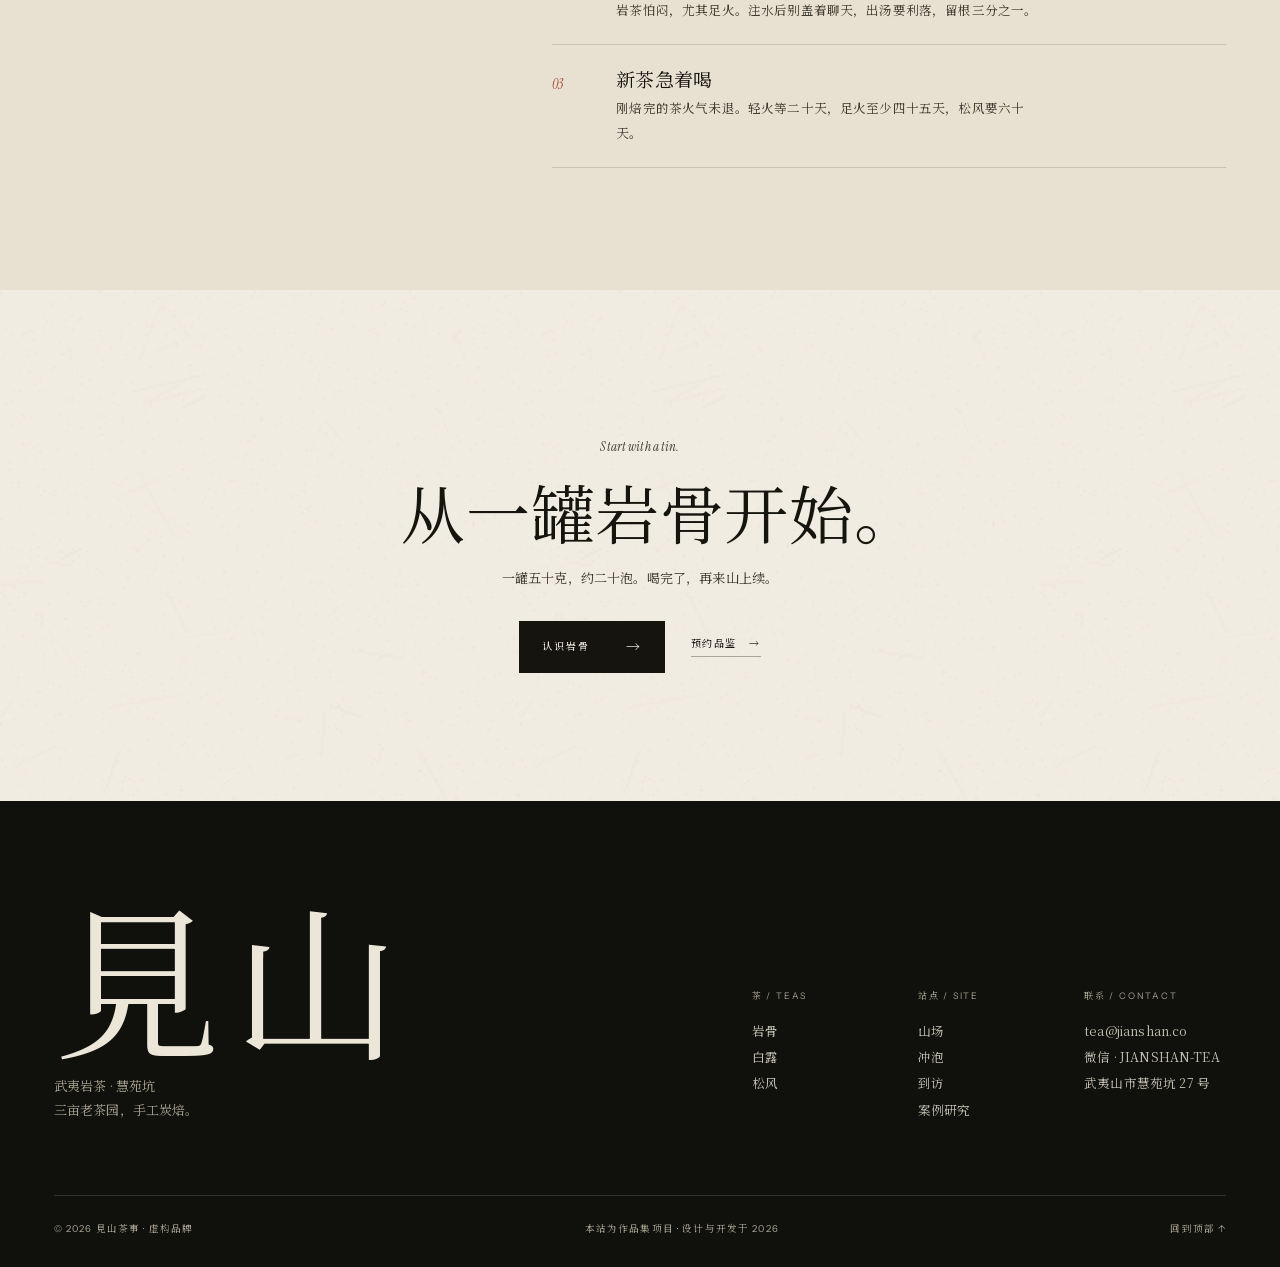
<file: brew.html>
<!doctype html>
<html lang="zh-CN">
<head>
  <meta charset="utf-8">
  <meta name="viewport" content="width=device-width, initial-scale=1">
  <title>見山 JIANSHAN — 冲泡指南 The Brew</title>
  <meta name="description" content="一泡武夷岩茶的两分半钟：温器、投茶、醒茶、注水、出汤。附盖碗、壶泡与冷泡参数。">
  <meta name="theme-color" content="#f1ece1">
  <meta property="og:type" content="article">
  <meta property="og:title" content="見山 JIANSHAN — 冲泡指南 The Brew">
  <meta property="og:description" content="把五个动作，放慢。一泡岩茶的完整步骤与参数。">
  <meta property="og:image" content="https://orionaster.github.io/jianshan-tea/assets/img/pour-wide.webp">
  <meta property="og:url" content="https://orionaster.github.io/jianshan-tea/brew.html">
  <meta name="twitter:card" content="summary_large_image">
  <link rel="icon" href="assets/favicon.svg" type="image/svg+xml">
  <link rel="preload" href="assets/fonts/noto-serif-sc.woff2" as="font" type="font/woff2" crossorigin>
  <link rel="preload" href="assets/fonts/instrument-serif.woff2" as="font" type="font/woff2" crossorigin>
  <link rel="preload" href="assets/fonts/instrument-sans.woff2" as="font" type="font/woff2" crossorigin>
  <link rel="stylesheet" href="assets/css/core.css">
  <link rel="stylesheet" href="assets/css/brew.css">
  <script>document.documentElement.classList.add("js");</script>
</head>
<body class="page-brew">
  <a class="skip" href="#main">跳到主要内容</a>

  <header class="site-header" data-header>
    <a class="brand" href="index.html" aria-label="見山 JIANSHAN 首页">
      <span class="brand__mark">見山</span>
      <span class="brand__sub">JIANSHAN<br>Wuyi Rock Tea</span>
    </a>
    <nav class="primary-nav" aria-label="主导航">
      <a href="index.html#teas">茶</a>
      <a href="index.html#origin">山场</a>
      <a href="brew.html" aria-current="page">冲泡</a>
      <a href="visit.html">到访</a>
    </nav>
    <div class="header__actions">
      <a class="header__book" href="visit.html">预约茶席 <span aria-hidden="true">→</span></a>
      <button class="menu-toggle" type="button" data-menu-open aria-expanded="false" aria-controls="menu">
        菜单
        <span class="menu-toggle__bars" aria-hidden="true"><i></i><i></i></span>
      </button>
    </div>
  </header>

  <div class="menu" id="menu" role="dialog" aria-modal="true" aria-label="全站菜单" hidden aria-hidden="true">
    <div class="menu__inner">
      <div class="menu__top">
        <span>見山 · 武夷岩茶</span>
        <button class="menu__close" type="button" data-menu-close>关闭 <span aria-hidden="true">×</span></button>
      </div>
      <nav class="menu__nav" aria-label="全站导航">
        <a href="index.html"><small>01</small>首页</a>
        <a href="index.html#teas"><small>02</small>三款茶</a>
        <a href="index.html#origin"><small>03</small>山场</a>
        <a href="brew.html"><small>04</small>冲泡</a>
        <a href="visit.html"><small>05</small>到访</a>
        <a href="case-study.html"><small>06</small>案例研究</a>
      </nav>
      <div class="menu__foot">
        <div>
          <a href="mailto:tea@jianshan.co">tea@jianshan.co</a><br>
          微信 · JIANSHAN-TEA
        </div>
        <div>
          福建省武夷山市慧苑坑 27 号<br>
          周四至周一 · 10:00—18:00
        </div>
      </div>
    </div>
  </div>

  <main id="main">
    <section class="brew-hero" aria-labelledby="brew-hero-title">
      <div class="wrap">
        <div class="brew-hero__grid">
          <div class="brew-hero__copy">
            <p class="label"><span class="label__num">03</span> 冲泡 / The brew</p>
            <h1 id="brew-hero-title">一泡茶，<br>两分半钟。</h1>
            <p class="brew-hero__lead">温器、投茶、醒茶、注水、出汤。五个动作，把山场、火功和当天的状态，落在同一只盖碗里。以岩骨为例，8 克，110 毫升。</p>
            <a class="link-arrow" href="#ritual">开始五步</a>
          </div>
          <ol class="brew-hero__steps">
            <li><span class="brew-hero__num">01</span><span class="brew-hero__name">温器</span><span class="brew-hero__en">Warm</span><span class="brew-hero__time">10 s</span></li>
            <li><span class="brew-hero__num">02</span><span class="brew-hero__name">投茶</span><span class="brew-hero__en">Leaf</span><span class="brew-hero__time">8 g</span></li>
            <li><span class="brew-hero__num">03</span><span class="brew-hero__name">醒茶</span><span class="brew-hero__en">Rinse</span><span class="brew-hero__time">5 s</span></li>
            <li><span class="brew-hero__num">04</span><span class="brew-hero__name">注水</span><span class="brew-hero__en">Pour</span><span class="brew-hero__time">8 s</span></li>
            <li><span class="brew-hero__num">05</span><span class="brew-hero__name">出汤</span><span class="brew-hero__en">Serve</span><span class="brew-hero__time">8 s</span></li>
          </ol>
        </div>
        <dl class="brew-hero__meta">
          <div><dt>茶量</dt><dd>8 g</dd></div>
          <div><dt>水量</dt><dd>110 ml</dd></div>
          <div><dt>水温</dt><dd>100 °C</dd></div>
          <div><dt>首泡</dt><dd>8 s</dd></div>
        </dl>
      </div>
    </section>

    <section class="ritual" id="ritual" data-ritual aria-labelledby="ritual-title">
      <div class="wrap ritual__intro">
        <p class="label label--dark"><span class="label__num">04</span> 五步 / The ritual</p>
        <h2 id="ritual-title">把五个动作，<br>放慢。</h2>
        <p class="ritual__lead">向下滚动，走完一泡茶。水到，茶到，手到。急不得，也不用急。</p>
      </div>

      <div class="wrap ritual__layout">
        <div class="ritual__visual" data-ritual-visual>
          <div class="ritual__stage" data-ritual-stage="0">
            <div class="ritual__hud" aria-hidden="true">
              <p class="ritual__count"><span data-ritual-num>01</span><i>/ 05</i></p>
              <div class="ritual__titles">
                <h3 data-ritual-title>温器</h3>
                <p data-ritual-en>Warm the vessel</p>
              </div>
              <p class="ritual__param" data-ritual-param>100 °C · 10 秒</p>
            </div>

            <svg class="gaiwan" viewBox="0 0 560 620" role="img" aria-labelledby="gaiwan-title gaiwan-desc">
              <title id="gaiwan-title">盖碗冲泡示意</title>
              <desc id="gaiwan-desc">线描盖碗，随滚动依次演示温器、投茶、醒茶、注水和出汤。</desc>
              <defs>
                <clipPath id="gaiwan-clip">
                  <path d="M160 331c7 86 56 158 120 168 64-10 113-82 120-168Z"/>
                </clipPath>
                <clipPath id="cup-clip">
                  <path d="M456 431c2 40 16 57 36 57s34-17 36-57Z"/>
                </clipPath>
              </defs>

              <circle class="gaiwan__halo" cx="280" cy="342" r="224"/>
              <circle class="gaiwan__warm" cx="280" cy="342" r="208"/>
              <ellipse class="gaiwan__saucer" cx="280" cy="542" rx="170" ry="24"/>
              <path class="gaiwan__line" d="M112 542c0 20 336 20 336 0"/>
              <path class="gaiwan__line" d="M234 512h92l-7 17h-78z"/>
              <path class="gaiwan__body" d="M154 330c3 94 57 168 126 180 69-12 123-86 126-180"/>
              <ellipse class="gaiwan__rim" cx="280" cy="330" rx="126" ry="17"/>

              <g clip-path="url(#gaiwan-clip)">
                <rect class="gaiwan__liquid" x="150" y="330" width="260" height="200"/>
                <ellipse class="gaiwan__surface" cx="280" cy="331" rx="120" ry="14"/>
              </g>

              <g class="gaiwan__leaves">
                <ellipse cx="248" cy="472" rx="15" ry="5" transform="rotate(-18 248 472)"/>
                <ellipse cx="286" cy="486" rx="14" ry="5" transform="rotate(24 286 486)"/>
                <ellipse cx="316" cy="466" rx="13" ry="5" transform="rotate(-6 316 466)"/>
                <ellipse cx="266" cy="452" rx="12" ry="4" transform="rotate(38 266 452)"/>
                <ellipse cx="300" cy="444" rx="12" ry="4" transform="rotate(-32 300 444)"/>
                <ellipse cx="336" cy="486" rx="12" ry="4" transform="rotate(12 336 486)"/>
              </g>

              <g class="gaiwan__steam">
                <path d="M236 262c-15-26 14-40 2-68"/>
                <path d="M280 250c-17-30 16-44 2-78"/>
                <path d="M324 264c-13-25 14-38 2-62"/>
              </g>

              <g class="gaiwan__lid">
                <ellipse class="gaiwan__rim" cx="280" cy="316" rx="105" ry="14"/>
                <path class="gaiwan__body" d="M175 316c8-48 50-84 105-84s97 36 105 84"/>
                <circle class="gaiwan__knob" cx="280" cy="224" r="9"/>
                <path class="gaiwan__line" d="M280 233v-9"/>
              </g>

              <path class="gaiwan__stream" d="M404 42C402 138 354 236 308 300"/>
              <path class="gaiwan__serve" d="M372 344C408 364 438 398 468 424"/>

              <g class="gaiwan__cup">
                <ellipse class="gaiwan__rim" cx="492" cy="431" rx="38" ry="9"/>
                <path class="gaiwan__body" d="M454 431c2 41 17 58 38 58s36-17 38-58"/>
                <g clip-path="url(#cup-clip)">
                  <rect class="gaiwan__cup-liquid" x="450" y="430" width="84" height="64"/>
                </g>
              </g>
            </svg>

            <p class="ritual__mobile-note">一泡 · 8 g / 110 ml / 100 °C</p>
            <div class="ritual__progress" aria-hidden="true"><span data-ritual-progress></span></div>
          </div>
        </div>

        <ol class="ritual__steps" data-ritual-steps>
          <li class="ritual-step is-active" data-ritual-step data-title="温器" data-en="Warm the vessel" data-param="100 °C · 10 秒">
            <span class="ritual-step__num">01</span>
            <div class="ritual-step__body">
              <h3>温器</h3>
              <p class="ritual-step__en">Warm the vessel</p>
              <p>沸水绕盖碗一周，温透后弃水。器热，香才留得住；碗冷，第一泡就散了。</p>
              <p class="ritual-step__param">水温 100 °C · 十秒</p>
            </div>
          </li>
          <li class="ritual-step" data-ritual-step data-title="投茶" data-en="Leaf into the bowl" data-param="8 g · 轻摇三下">
            <span class="ritual-step__num">02</span>
            <div class="ritual-step__body">
              <h3>投茶</h3>
              <p class="ritual-step__en">Leaf into the bowl</p>
              <p>八克干茶入碗，轻摇三下，先闻干香。足火茶此时是炭火与熟果，别急着注水。</p>
              <p class="ritual-step__param">茶量 8 g · 110 ml 盖碗</p>
            </div>
          </li>
          <li class="ritual-step" data-ritual-step data-title="醒茶" data-en="Wake the leaf" data-param="5 秒 · 不喝">
            <span class="ritual-step__num">03</span>
            <div class="ritual-step__body">
              <h3>醒茶</h3>
              <p class="ritual-step__en">Wake the leaf</p>
              <p>高冲注水，五秒即出。这一泡不喝，只为把茶叫醒，让紧结的条索舒展开。</p>
              <p class="ritual-step__param">快进快出 · 五秒</p>
            </div>
          </li>
          <li class="ritual-step" data-ritual-step data-title="注水" data-en="Pour low and slow" data-param="100 °C · 沿壁低斟">
            <span class="ritual-step__num">04</span>
            <div class="ritual-step__body">
              <h3>注水</h3>
              <p class="ritual-step__en">Pour low and slow</p>
              <p>沿壁低斟，水线细而稳，不要直冲茶叶。注到七分满，静候八秒。</p>
              <p class="ritual-step__param">低斟 · 七分满 · 八秒</p>
            </div>
          </li>
          <li class="ritual-step" data-ritual-step data-title="出汤" data-en="Serve the first cup" data-param="8 秒 · 留根三分之一">
            <span class="ritual-step__num">05</span>
            <div class="ritual-step__body">
              <h3>出汤</h3>
              <p class="ritual-step__en">Serve the first cup</p>
              <p>食指压盖，三指托碗，公道分汤。每杯七分满，碗里留根三分之一，下一泡更稳。</p>
              <p class="ritual-step__param">八秒出汤 · 留根</p>
            </div>
          </li>
        </ol>
      </div>
    </section>

    <section class="guide section" id="guide" aria-labelledby="guide-title">
      <div class="wrap">
        <header class="guide__head">
          <div>
            <p class="label"><span class="label__num">05</span> 参数 / Guide</p>
            <h2 id="guide-title">选一只<br>顺手的器。</h2>
          </div>
          <p class="guide__note">三种泡法，对应三种场合。参数以岩骨为基准，白露水温降 5°C，松风可多坐五秒。</p>
        </header>

        <div class="guide__layout">
          <div class="guide__main">
            <div class="guide__tabs" role="tablist" aria-label="冲泡方式">
              <button role="tab" id="tab-gaiwan" aria-controls="panel-gaiwan" aria-selected="true" tabindex="0">盖碗</button>
              <button role="tab" id="tab-pot" aria-controls="panel-pot" aria-selected="false" tabindex="-1">壶泡</button>
              <button role="tab" id="tab-cold" aria-controls="panel-cold" aria-selected="false" tabindex="-1">冷泡</button>
            </div>

            <div class="guide__panel" role="tabpanel" id="panel-gaiwan" aria-labelledby="tab-gaiwan">
              <dl class="guide__params">
                <div><dt>茶量</dt><dd>8 g</dd></div>
                <div><dt>水量</dt><dd>110 ml</dd></div>
                <div><dt>水温</dt><dd>100 °C</dd></div>
                <div><dt>首泡</dt><dd>8 s</dd></div>
              </dl>
              <ol class="guide__steps">
                <li><span>01</span><div><h3>温器</h3><p>沸水绕碗一周，弃水。</p></div></li>
                <li><span>02</span><div><h3>投茶</h3><p>8 克入碗，轻摇三下闻香。</p></div></li>
                <li><span>03</span><div><h3>醒茶</h3><p>高冲注水，5 秒即出，不喝。</p></div></li>
                <li><span>04</span><div><h3>注水</h3><p>沿壁低斟至七分满，静候 8 秒。</p></div></li>
                <li><span>05</span><div><h3>出汤</h3><p>留根三分之一；4—7 泡每泡递增 4 秒。</p></div></li>
              </ol>
              <p class="guide__footnote">十泡之后可坐杯；尾水的木质甜，别倒太早。</p>
            </div>

            <div class="guide__panel" role="tabpanel" id="panel-pot" aria-labelledby="tab-pot" hidden>
              <dl class="guide__params">
                <div><dt>茶量</dt><dd>10 g</dd></div>
                <div><dt>水量</dt><dd>200 ml</dd></div>
                <div><dt>水温</dt><dd>100 °C</dd></div>
                <div><dt>首泡</dt><dd>15 s</dd></div>
              </dl>
              <ol class="guide__steps">
                <li><span>01</span><div><h3>温壶</h3><p>沸水内外淋壶，倒空。</p></div></li>
                <li><span>02</span><div><h3>投茶</h3><p>10 克入壶，壶身略小于盖碗，聚香。</p></div></li>
                <li><span>03</span><div><h3>润茶</h3><p>注水即出，洗去浮尘，唤醒条索。</p></div></li>
                <li><span>04</span><div><h3>注水</h3><p>高冲至满，刮沫，盖上壶盖。</p></div></li>
                <li><span>05</span><div><h3>出汤</h3><p>15 秒出汤，壶嘴留最后一滴。</p></div></li>
              </ol>
              <p class="guide__footnote">紫砂壶吸香，适合老丛与足火茶；白露建议仍用盖碗。</p>
            </div>

            <div class="guide__panel" role="tabpanel" id="panel-cold" aria-labelledby="tab-cold" hidden>
              <dl class="guide__params">
                <div><dt>茶量</dt><dd>5 g</dd></div>
                <div><dt>水量</dt><dd>500 ml</dd></div>
                <div><dt>水温</dt><dd>常温</dd></div>
                <div><dt>时间</dt><dd>6 h</dd></div>
              </dl>
              <ol class="guide__steps">
                <li><span>01</span><div><h3>投茶</h3><p>5 克干茶入瓶，不洗茶。</p></div></li>
                <li><span>02</span><div><h3>注水</h3><p>常温矿泉水注满，轻摇两下。</p></div></li>
                <li><span>03</span><div><h3>冷藏</h3><p>冰箱冷藏 6 小时，别放常温过夜。</p></div></li>
                <li><span>04</span><div><h3>过滤</h3><p>滤出茶叶，24 小时内喝完。</p></div></li>
              </ol>
              <p class="guide__footnote">冷泡更适合白露；岩骨冷泡会显得薄，松风则偏苦。</p>
            </div>
          </div>

          <aside class="timer" aria-labelledby="timer-title" data-timer>
            <p class="label"><span class="label__num">1:00</span> 工具 / Timer</p>
            <h3 id="timer-title">出汤计时</h3>
            <p class="timer__lead">按下开始，到点出汤。</p>
            <div class="timer__dial">
              <svg viewBox="0 0 220 220" aria-hidden="true">
                <circle class="timer__track" cx="110" cy="110" r="96"/>
                <circle class="timer__ring" cx="110" cy="110" r="96" data-timer-ring/>
              </svg>
              <div class="timer__readout">
                <span data-timer-value>8</span><small>s</small>
              </div>
            </div>
            <div class="timer__presets" role="group" aria-label="计时长度">
              <button type="button" data-timer-preset="8" class="is-active" aria-pressed="true">8 秒</button>
              <button type="button" data-timer-preset="12" aria-pressed="false">12 秒</button>
              <button type="button" data-timer-preset="20" aria-pressed="false">20 秒</button>
            </div>
            <button class="btn timer__start" type="button" data-timer-start>开始计时</button>
            <p class="timer__hint" data-timer-hint>第一泡 · 8 秒</p>
          </aside>
        </div>
      </div>
    </section>

    <section class="brew-notes" aria-labelledby="brew-notes-title">
      <div class="wrap brew-notes__grid">
        <div class="brew-notes__head">
          <p class="label"><span class="label__num">06</span> 注意 / Notes</p>
          <h2 id="brew-notes-title">三个常见的错。</h2>
        </div>
        <ol class="brew-notes__list">
          <li data-reveal>
            <span>01</span>
            <div><h3>水反复烧</h3><p>千滚水会让汤感发闷。每次煮到 100°C 就停，保温在 90°C 以上即可。</p></div>
          </li>
          <li data-reveal style="--delay:.08s">
            <span>02</span>
            <div><h3>闷盖太久</h3><p>岩茶怕闷，尤其足火。注水后别盖着聊天，出汤要利落，留根三分之一。</p></div>
          </li>
          <li data-reveal style="--delay:.16s">
            <span>03</span>
            <div><h3>新茶急着喝</h3><p>刚焙完的茶火气未退。轻火等二十天，足火至少四十五天，松风要六十天。</p></div>
          </li>
        </ol>
      </div>
    </section>

    <section class="brew-cta" aria-labelledby="brew-cta-title">
      <div class="wrap brew-cta__inner">
        <p class="serif-en brew-cta__en">Start with a tin.</p>
        <h2 id="brew-cta-title" data-reveal>从一罐岩骨开始。</h2>
        <p data-reveal style="--delay:.08s">一罐五十克，约二十泡。喝完了，再来山上续。</p>
        <div class="brew-cta__actions">
          <a class="btn" href="tea.html?tea=yan-gu"><span>认识岩骨</span><span class="btn__arrow" aria-hidden="true">→</span></a>
          <a class="link-arrow" href="visit.html">预约品鉴</a>
        </div>
      </div>
    </section>
  </main>

  <footer class="site-footer">
    <div class="footer__inner">
      <div class="footer__top">
        <div class="footer__brand">
          <p class="footer__word">見山</p>
          <p class="footer__tag">武夷岩茶 · 慧苑坑<br>三亩老茶园，手工炭焙。</p>
        </div>
        <div class="footer__cols">
          <div class="footer__col">
            <h4>茶 / Teas</h4>
            <a href="tea.html?tea=yan-gu">岩骨</a>
            <a href="tea.html?tea=bai-lu">白露</a>
            <a href="tea.html?tea=song-feng">松风</a>
          </div>
          <div class="footer__col">
            <h4>站点 / Site</h4>
            <a href="index.html#origin">山场</a>
            <a href="brew.html">冲泡</a>
            <a href="visit.html">到访</a>
            <a href="case-study.html">案例研究</a>
          </div>
          <div class="footer__col">
            <h4>联系 / Contact</h4>
            <a href="mailto:tea@jianshan.co">tea@jianshan.co</a>
            <p>微信 · JIANSHAN-TEA</p>
            <p>武夷山市慧苑坑 27 号</p>
          </div>
        </div>
      </div>
      <div class="footer__bottom">
        <p>© <span data-year>2026</span> 見山茶事 · 虚构品牌</p>
        <p>本站为作品集项目 · 设计与开发于 2026</p>
        <a href="#main">回到顶部 ↑</a>
      </div>
    </div>
  </footer>

  <script src="assets/js/site.js" defer></script>
  <script src="assets/js/brew.js" defer></script>
</body>
</html>
</file>
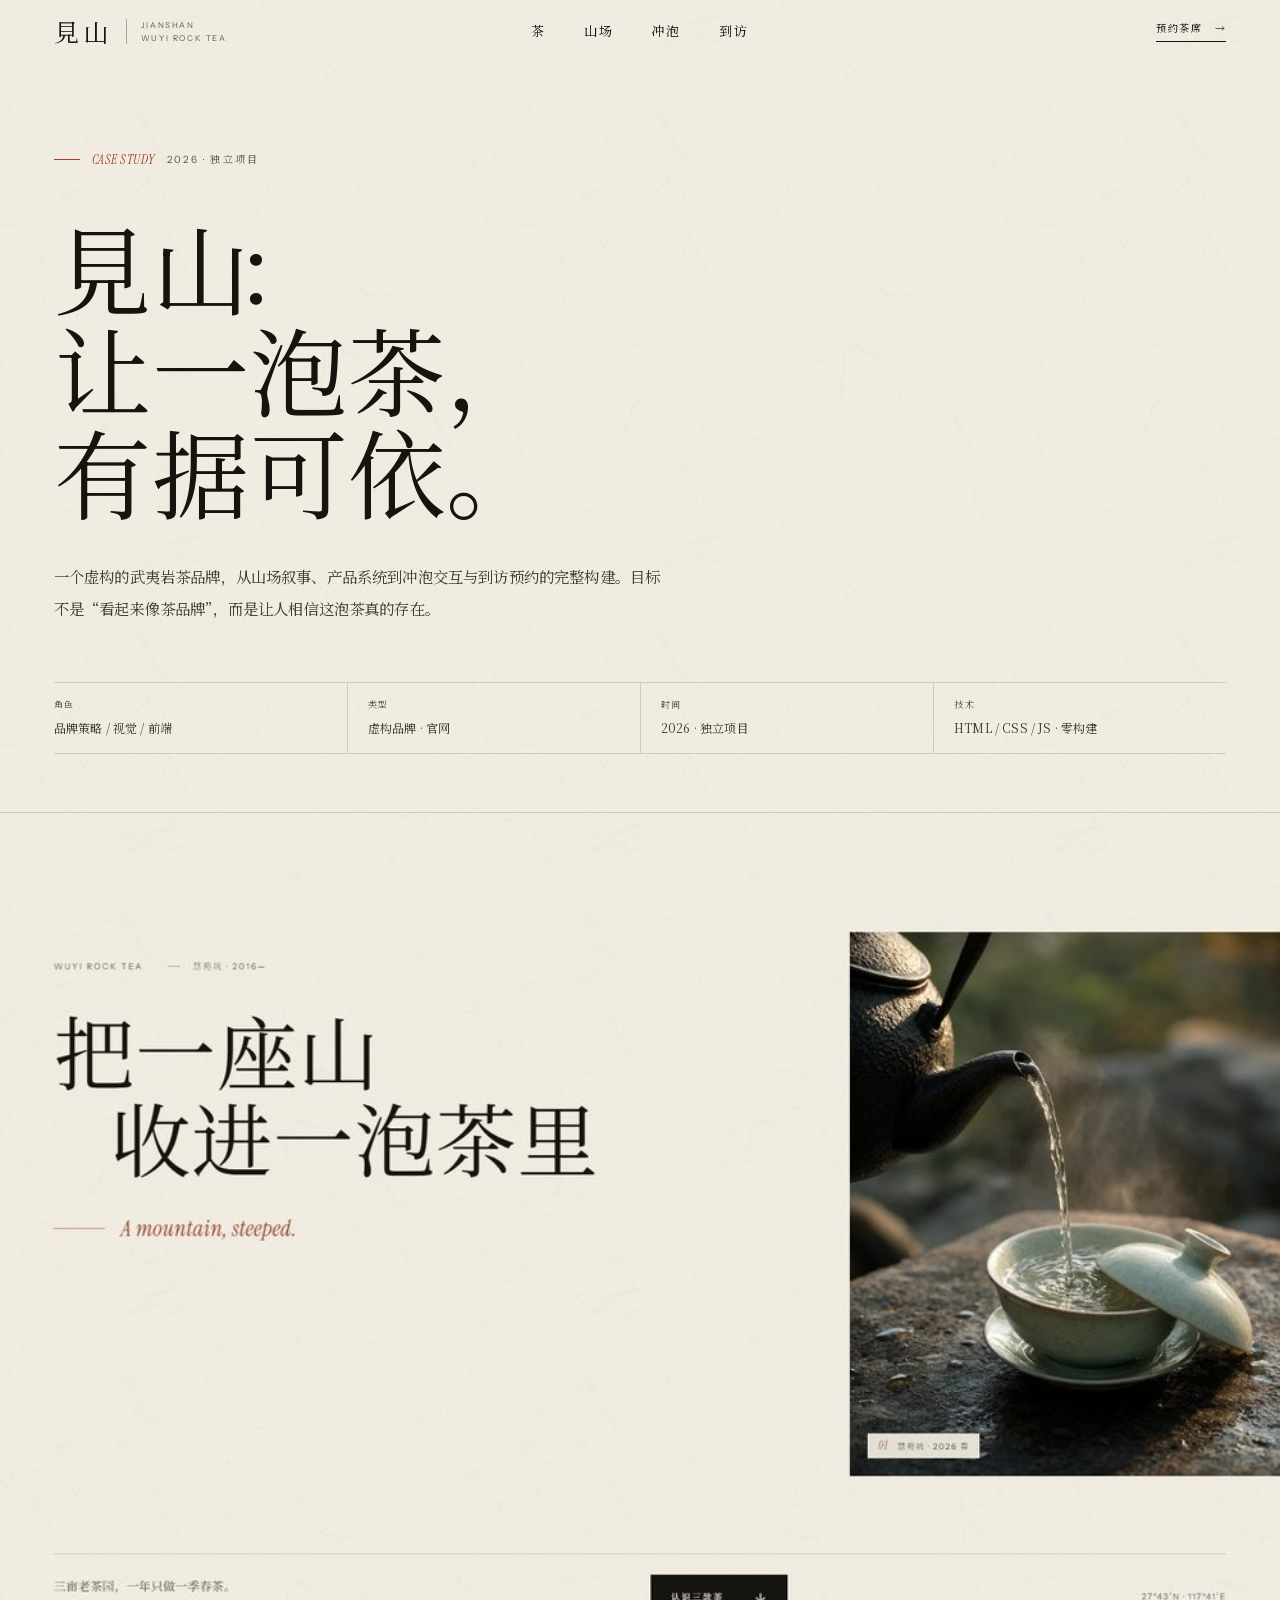
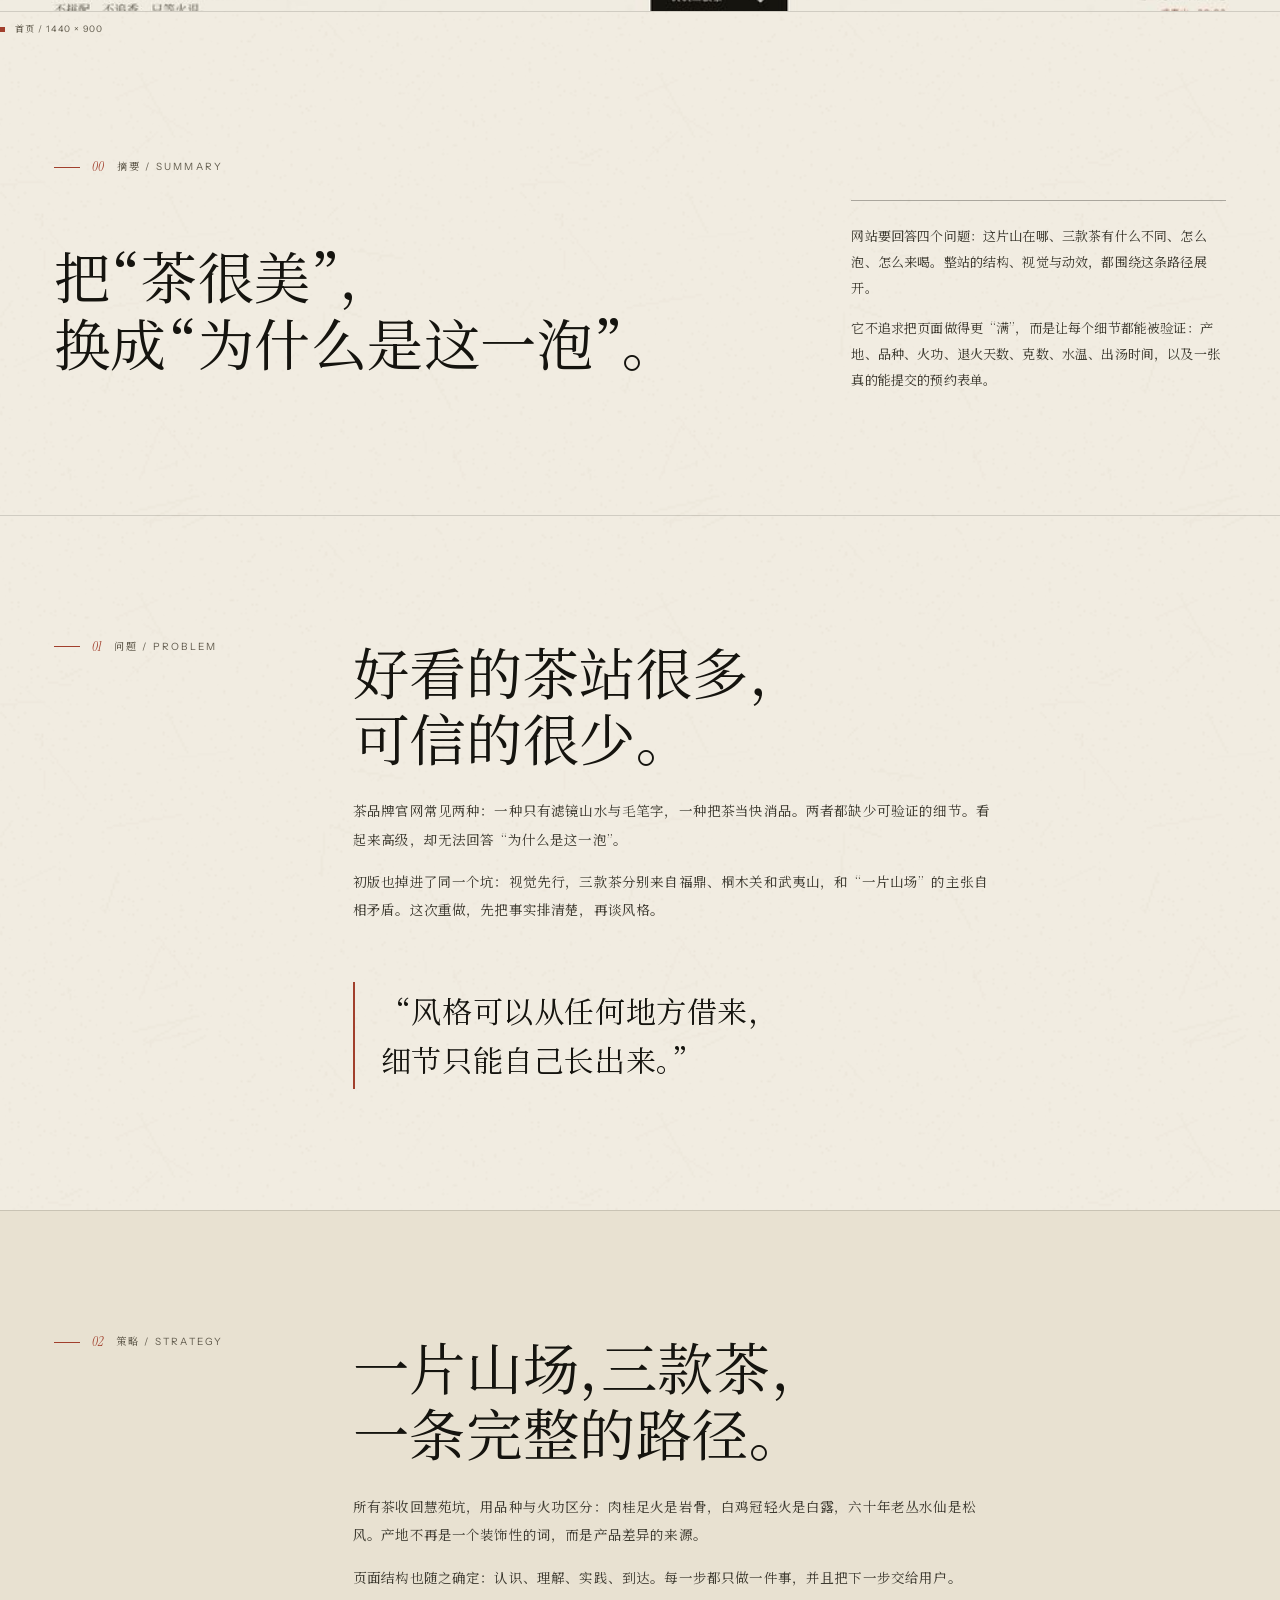
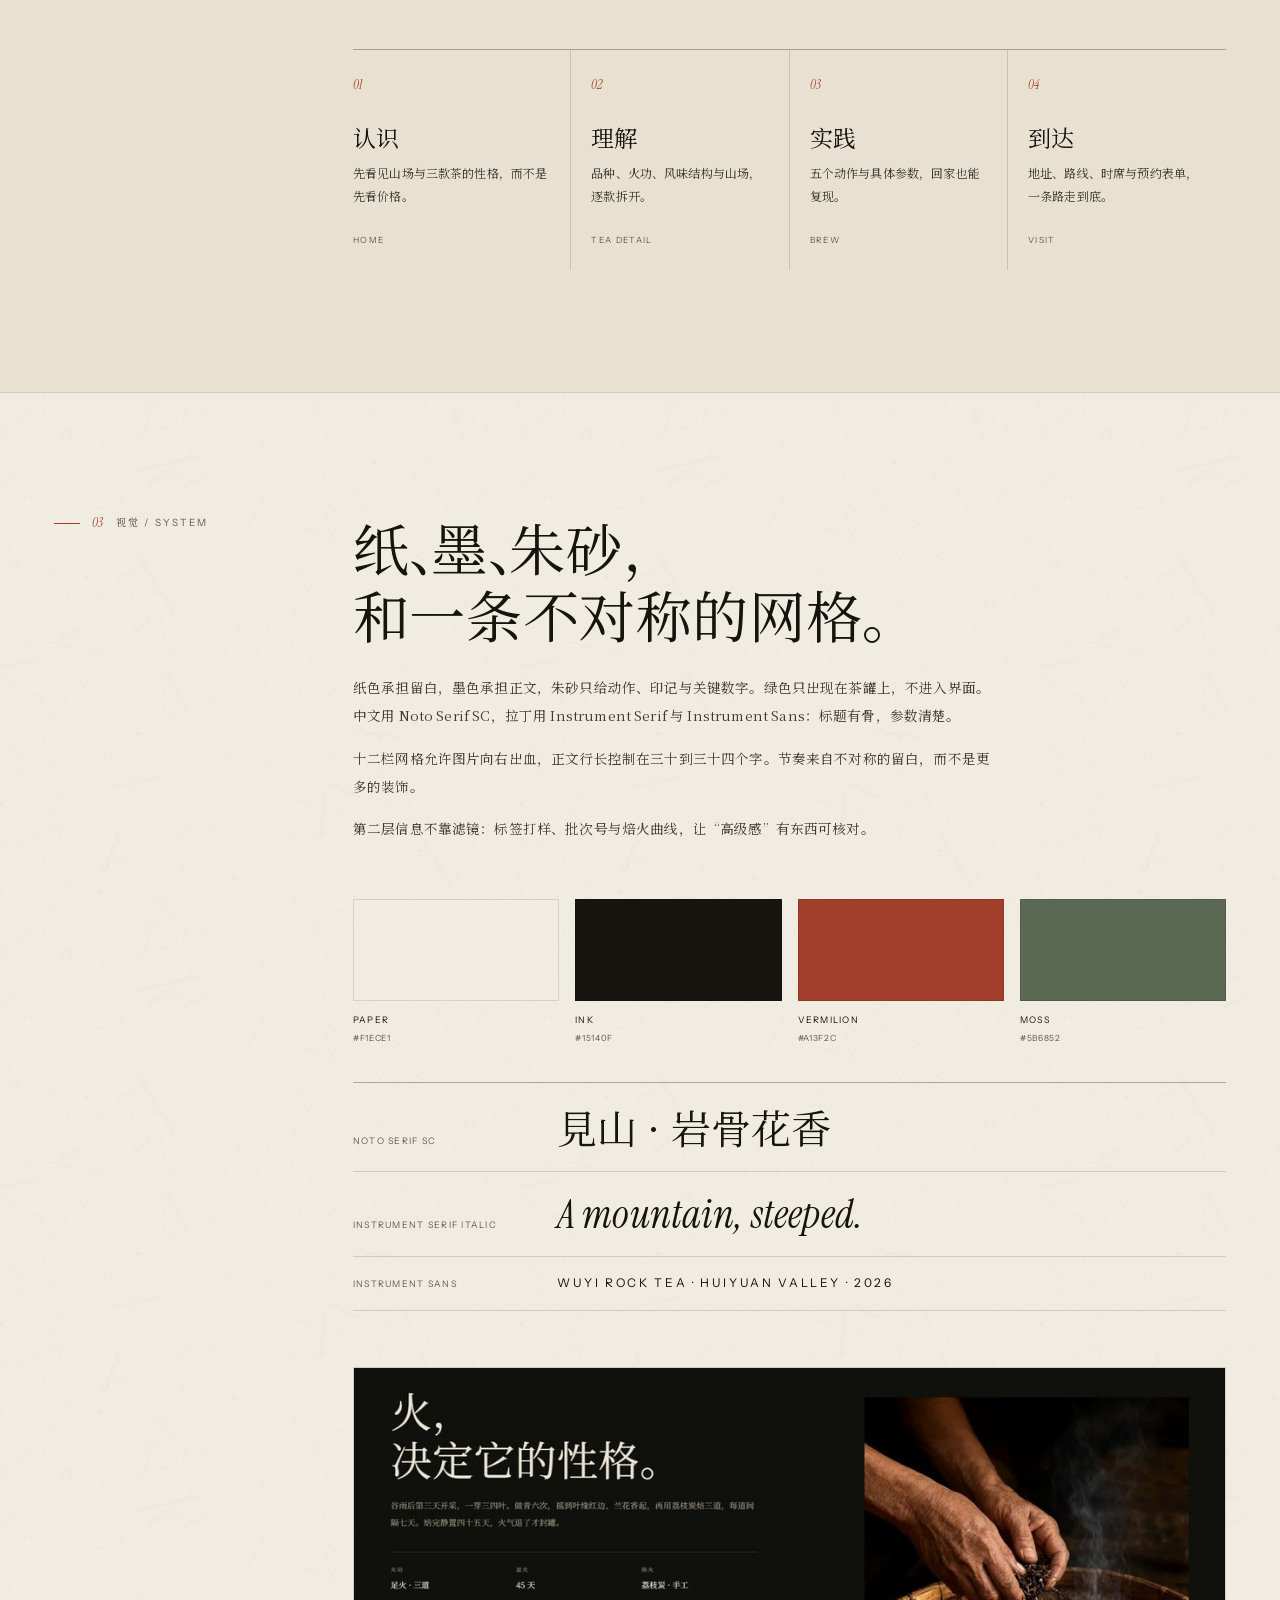
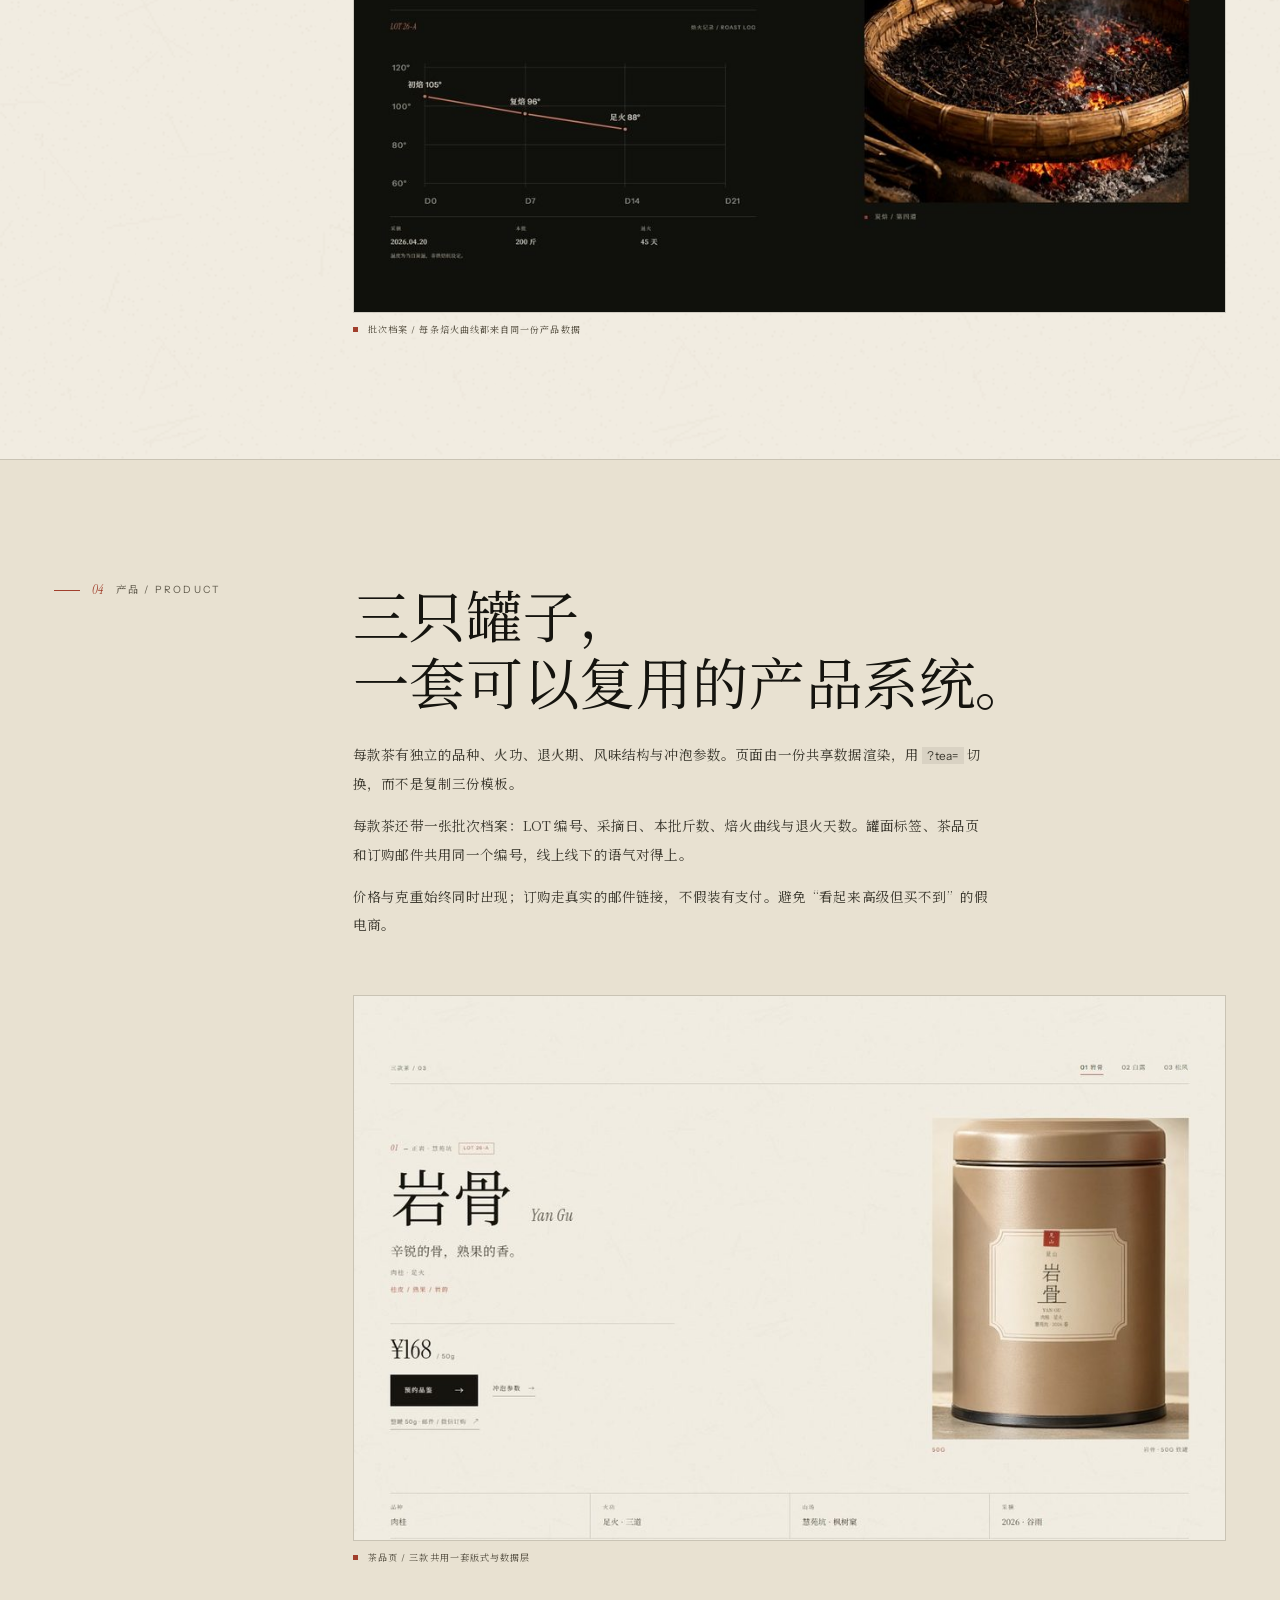
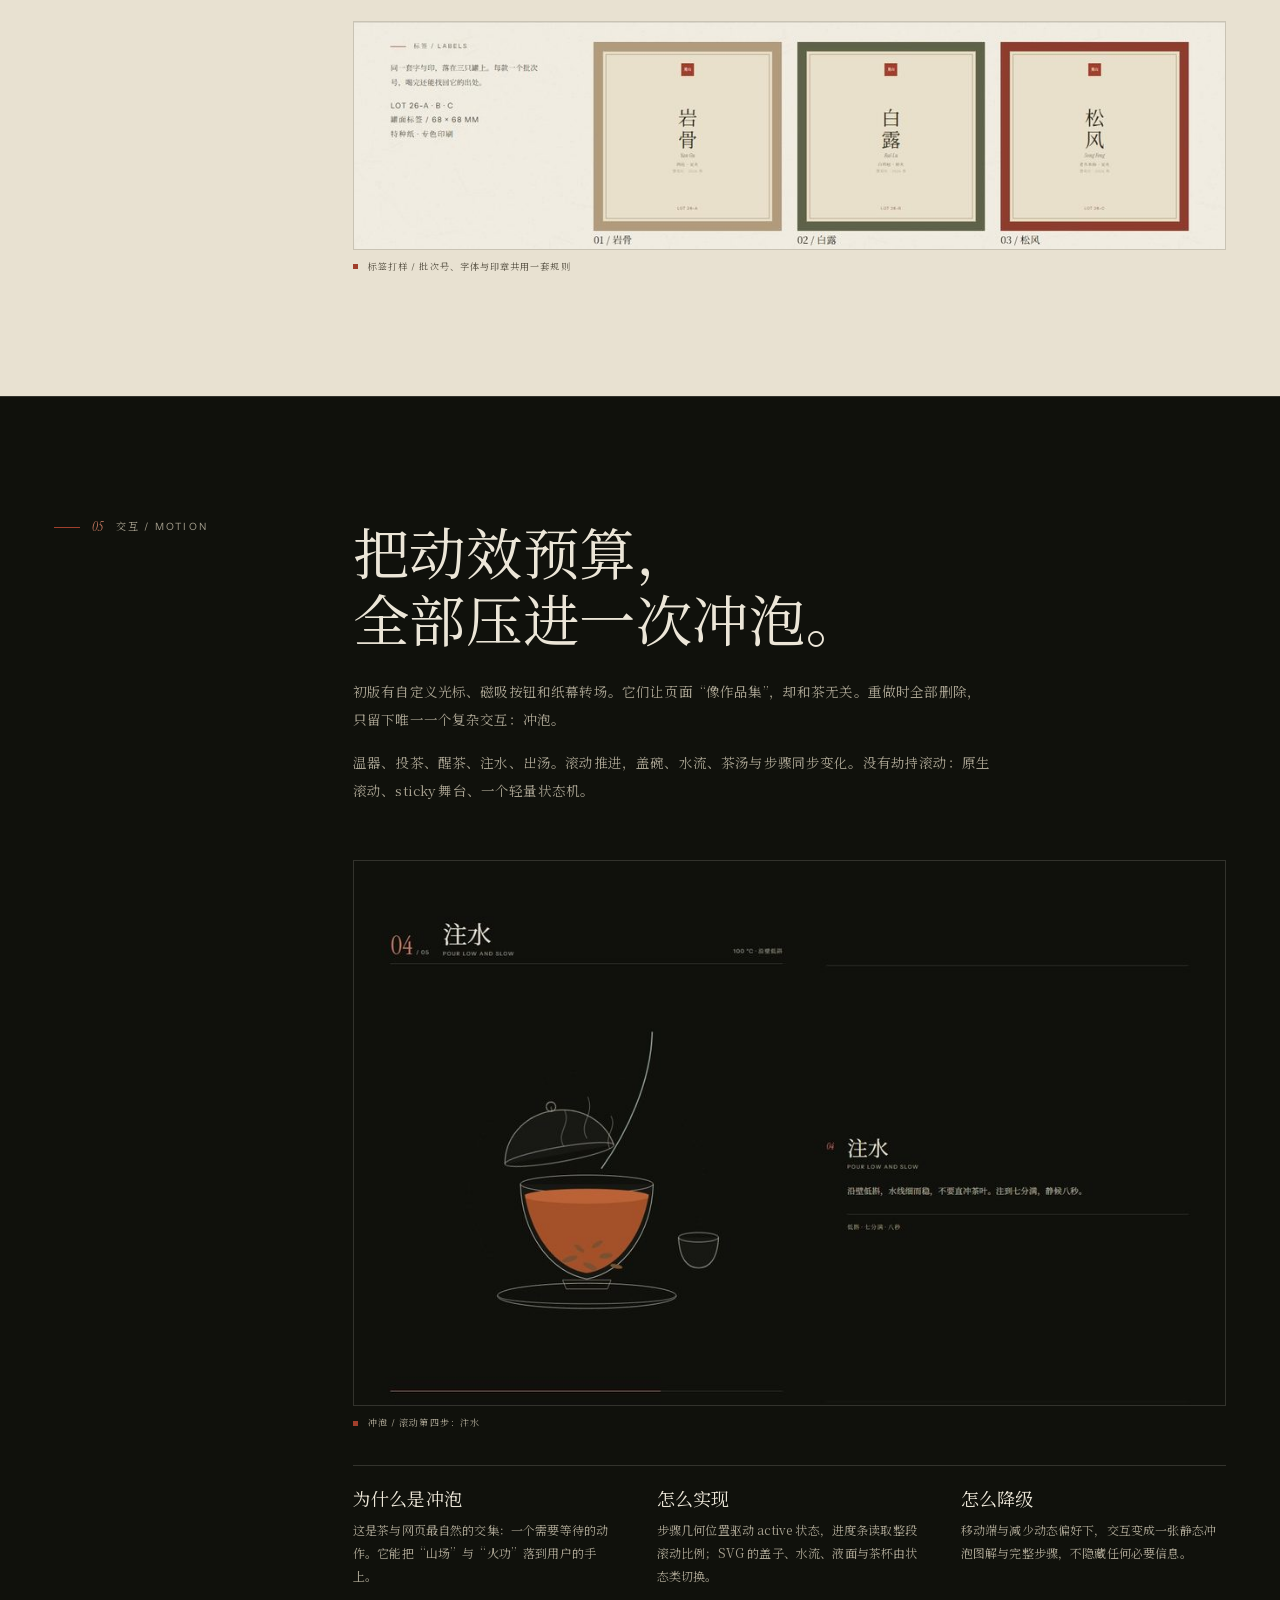
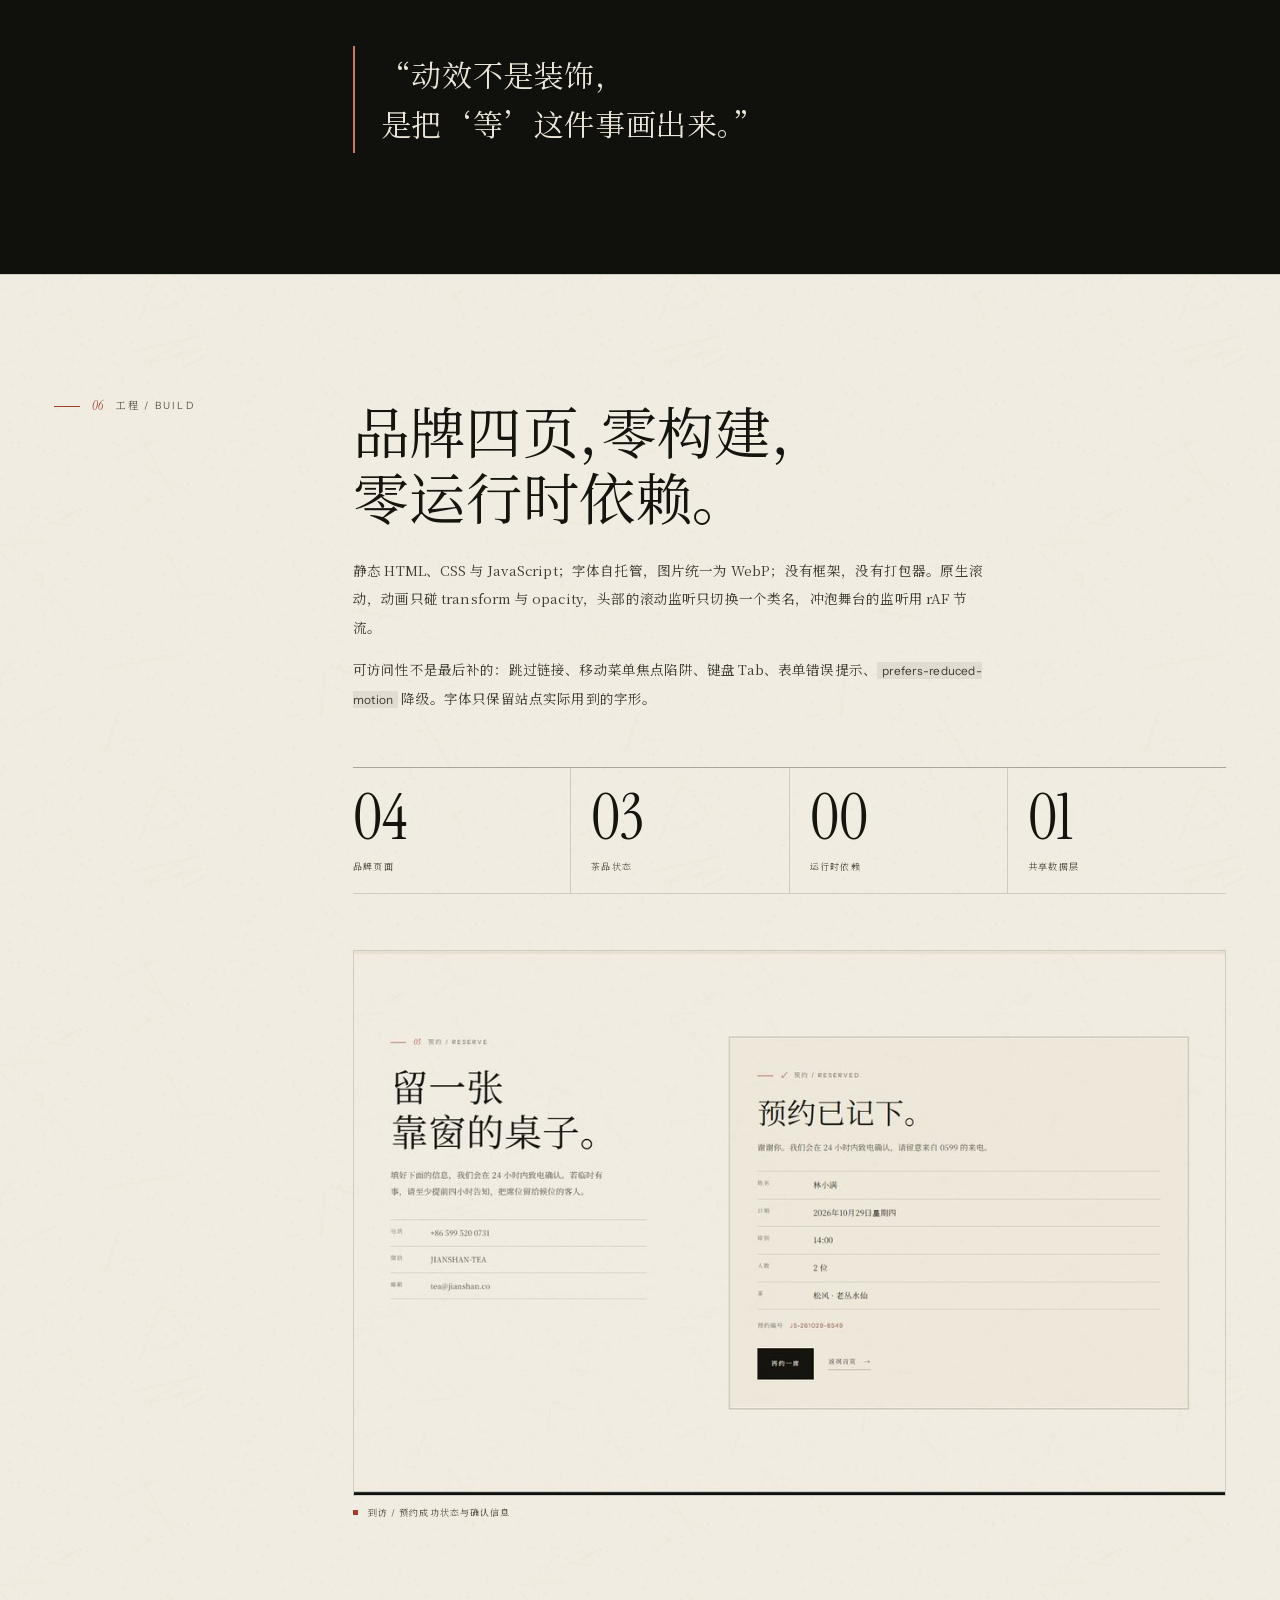
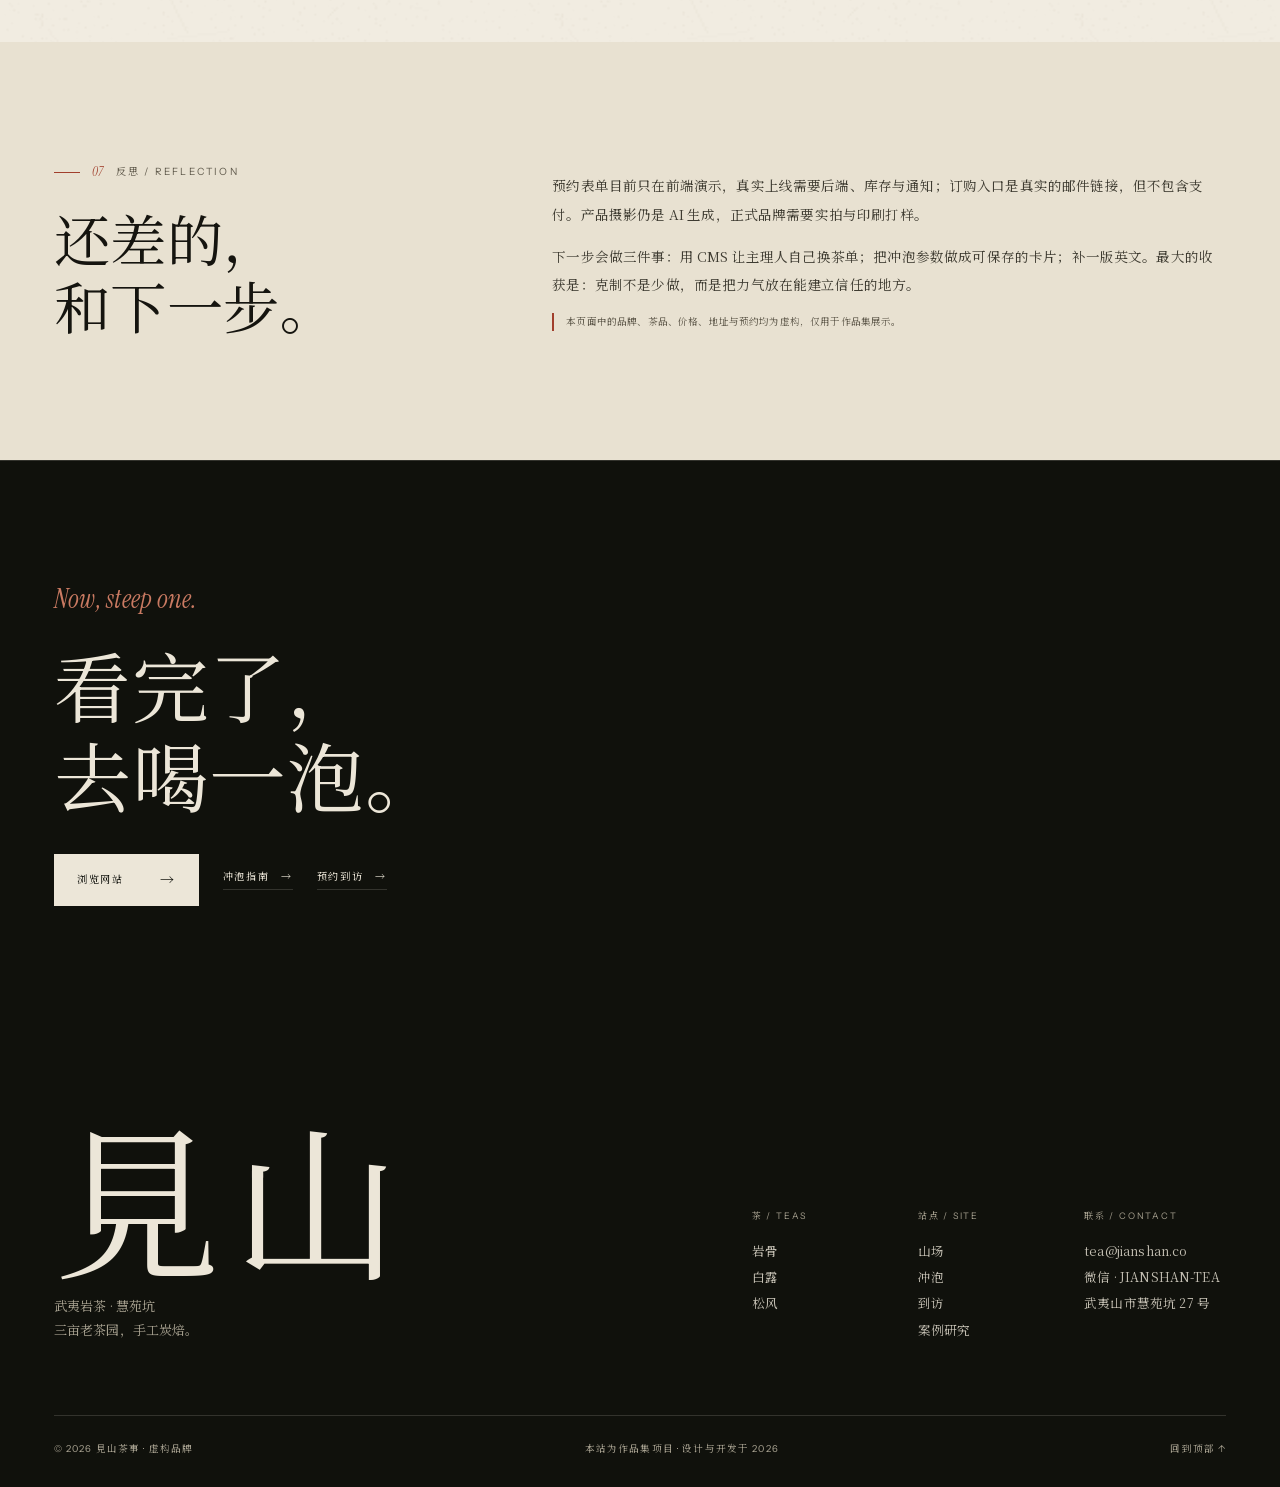
<file: case-study.html>
<!doctype html>
<html lang="zh-CN">
<head>
  <meta charset="utf-8">
  <meta name="viewport" content="width=device-width, initial-scale=1">
  <title>見山 JIANSHAN — 案例研究 Case Study</title>
  <meta name="description" content="見山 JIANSHAN 案例研究：虚构武夷岩茶品牌从山场叙事、产品系统到冲泡交互与预约流程的完整构建。">
  <meta name="theme-color" content="#f1ece1">
  <meta property="og:type" content="article">
  <meta property="og:title" content="見山 JIANSHAN — 案例研究 Case Study">
  <meta property="og:description" content="让一泡茶，有据可依。一个虚构茶品牌的完整构建。">
  <meta property="og:image" content="https://orionaster.github.io/jianshan-tea/assets/img/case-home.jpg">
  <meta property="og:url" content="https://orionaster.github.io/jianshan-tea/case-study.html">
  <meta name="twitter:card" content="summary_large_image">
  <link rel="icon" href="assets/favicon.svg" type="image/svg+xml">
  <link rel="preload" href="assets/fonts/noto-serif-sc.woff2" as="font" type="font/woff2" crossorigin>
  <link rel="preload" href="assets/fonts/instrument-serif.woff2" as="font" type="font/woff2" crossorigin>
  <link rel="preload" href="assets/fonts/instrument-sans.woff2" as="font" type="font/woff2" crossorigin>
  <link rel="stylesheet" href="assets/css/core.css">
  <link rel="stylesheet" href="assets/css/case-study.css">
  <script>document.documentElement.classList.add("js");</script>
</head>
<body class="page-case">
  <a class="skip" href="#main">跳到主要内容</a>

  <header class="site-header" data-header>
    <a class="brand" href="index.html" aria-label="見山 JIANSHAN 首页">
      <span class="brand__mark">見山</span>
      <span class="brand__sub">JIANSHAN<br>Wuyi Rock Tea</span>
    </a>
    <nav class="primary-nav" aria-label="主导航">
      <a href="index.html#teas">茶</a>
      <a href="index.html#origin">山场</a>
      <a href="brew.html">冲泡</a>
      <a href="visit.html">到访</a>
    </nav>
    <div class="header__actions">
      <a class="header__book" href="visit.html">预约茶席 <span aria-hidden="true">→</span></a>
      <button class="menu-toggle" type="button" data-menu-open aria-expanded="false" aria-controls="menu">
        菜单
        <span class="menu-toggle__bars" aria-hidden="true"><i></i><i></i></span>
      </button>
    </div>
  </header>

  <div class="menu" id="menu" role="dialog" aria-modal="true" aria-label="全站菜单" hidden aria-hidden="true">
    <div class="menu__inner">
      <div class="menu__top">
        <span>見山 · 武夷岩茶</span>
        <button class="menu__close" type="button" data-menu-close>关闭 <span aria-hidden="true">×</span></button>
      </div>
      <nav class="menu__nav" aria-label="全站导航">
        <a href="index.html"><small>01</small>首页</a>
        <a href="index.html#teas"><small>02</small>三款茶</a>
        <a href="index.html#origin"><small>03</small>山场</a>
        <a href="brew.html"><small>04</small>冲泡</a>
        <a href="visit.html"><small>05</small>到访</a>
        <a href="case-study.html"><small>06</small>案例研究</a>
      </nav>
      <div class="menu__foot">
        <div>
          <a href="mailto:tea@jianshan.co">tea@jianshan.co</a><br>
          微信 · JIANSHAN-TEA
        </div>
        <div>
          福建省武夷山市慧苑坑 27 号<br>
          周四至周一 · 10:00—18:00
        </div>
      </div>
    </div>
  </div>

  <main id="main" class="case">
    <section class="cs-hero" aria-labelledby="case-title">
      <div class="wrap">
        <p class="label"><span class="label__num">Case study</span> 2026 · 独立项目</p>
        <h1 id="case-title">見山：<br>让一泡茶，<br>有据可依。</h1>
        <p class="cs-hero__lead">一个虚构的武夷岩茶品牌，从山场叙事、产品系统到冲泡交互与到访预约的完整构建。目标不是“看起来像茶品牌”，而是让人相信这泡茶真的存在。</p>
        <dl class="cs-meta">
          <div><dt>角色</dt><dd>品牌策略 / 视觉 / 前端</dd></div>
          <div><dt>类型</dt><dd>虚构品牌 · 官网</dd></div>
          <div><dt>时间</dt><dd>2026 · 独立项目</dd></div>
          <div><dt>技术</dt><dd>HTML / CSS / JS · 零构建</dd></div>
        </dl>
      </div>
      <figure class="cs-hero__media">
        <img srcset="assets/img/case-home-1000w.jpg 1000w, assets/img/case-home.jpg 1440w" sizes="(max-width: 900px) 90vw, 68vw" src="assets/img/case-home.jpg" alt="見山首页：巨大的中文标题与注水泡茶的竖幅照片" width="1440" height="900" fetchpriority="high">
        <figcaption>首页 / 1440 × 900</figcaption>
      </figure>
    </section>

    <section class="cs-summary" aria-labelledby="summary-title">
      <div class="wrap cs-summary__grid">
        <p class="label"><span class="label__num">00</span> 摘要 / Summary</p>
        <h2 id="summary-title" data-reveal>把“茶很美”，<br>换成“为什么是这一泡”。</h2>
        <div class="cs-summary__text" data-reveal style="--delay:.1s">
          <p>网站要回答四个问题：这片山在哪、三款茶有什么不同、怎么泡、怎么来喝。整站的结构、视觉与动效，都围绕这条路径展开。</p>
          <p>它不追求把页面做得更“满”，而是让每个细节都能被验证：产地、品种、火功、退火天数、克数、水温、出汤时间，以及一张真的能提交的预约表单。</p>
        </div>
      </div>
    </section>

    <section class="cs-section" id="problem" aria-labelledby="problem-title">
      <div class="wrap cs-section__grid">
        <p class="label cs-section__label"><span class="label__num">01</span> 问题 / Problem</p>
        <div class="cs-section__body">
          <h2 id="problem-title" data-reveal>好看的茶站很多，<br>可信的很少。</h2>
          <div class="cs-prose" data-reveal style="--delay:.08s">
            <p>茶品牌官网常见两种：一种只有滤镜山水与毛笔字，一种把茶当快消品。两者都缺少可验证的细节。看起来高级，却无法回答“为什么是这一泡”。</p>
            <p>初版也掉进了同一个坑：视觉先行，三款茶分别来自福鼎、桐木关和武夷山，和“一片山场”的主张自相矛盾。这次重做，先把事实排清楚，再谈风格。</p>
          </div>
          <blockquote class="cs-quote" data-reveal>
            <p>“风格可以从任何地方借来，<br>细节只能自己长出来。”</p>
          </blockquote>
        </div>
      </div>
    </section>

    <section class="cs-section cs-section--paper" id="strategy" aria-labelledby="strategy-title">
      <div class="wrap cs-section__grid">
        <p class="label cs-section__label"><span class="label__num">02</span> 策略 / Strategy</p>
        <div class="cs-section__body">
          <h2 id="strategy-title" data-reveal>一片山场，三款茶，<br>一条完整的路径。</h2>
          <div class="cs-prose" data-reveal style="--delay:.08s">
            <p>所有茶收回慧苑坑，用品种与火功区分：肉桂足火是岩骨，白鸡冠轻火是白露，六十年老丛水仙是松风。产地不再是一个装饰性的词，而是产品差异的来源。</p>
            <p>页面结构也随之确定：认识、理解、实践、到达。每一步都只做一件事，并且把下一步交给用户。</p>
          </div>
          <ol class="cs-flow">
            <li data-reveal>
              <span>01</span>
              <h3>认识</h3>
              <p>先看见山场与三款茶的性格，而不是先看价格。</p>
              <small>Home</small>
            </li>
            <li data-reveal style="--delay:.06s">
              <span>02</span>
              <h3>理解</h3>
              <p>品种、火功、风味结构与山场，逐款拆开。</p>
              <small>Tea detail</small>
            </li>
            <li data-reveal style="--delay:.12s">
              <span>03</span>
              <h3>实践</h3>
              <p>五个动作与具体参数，回家也能复现。</p>
              <small>Brew</small>
            </li>
            <li data-reveal style="--delay:.18s">
              <span>04</span>
              <h3>到达</h3>
              <p>地址、路线、时席与预约表单，一条路走到底。</p>
              <small>Visit</small>
            </li>
          </ol>
        </div>
      </div>
    </section>

    <section class="cs-section" id="visual" aria-labelledby="visual-title">
      <div class="wrap cs-section__grid">
        <p class="label cs-section__label"><span class="label__num">03</span> 视觉 / System</p>
        <div class="cs-section__body">
          <h2 id="visual-title" data-reveal>纸、墨、朱砂，<br>和一条不对称的网格。</h2>
          <div class="cs-prose" data-reveal style="--delay:.08s">
            <p>纸色承担留白，墨色承担正文，朱砂只给动作、印记与关键数字。绿色只出现在茶罐上，不进入界面。中文用 Noto Serif SC，拉丁用 Instrument Serif 与 Instrument Sans：标题有骨，参数清楚。</p>
            <p>十二栏网格允许图片向右出血，正文行长控制在三十到三十四个字。节奏来自不对称的留白，而不是更多的装饰。</p>
            <p>第二层信息不靠滤镜：标签打样、批次号与焙火曲线，让“高级感”有东西可核对。</p>
          </div>

          <div class="cs-system">
            <div class="cs-swatches" data-reveal>
              <div class="cs-swatch"><span style="background:#f1ece1"></span><b>Paper</b><small>#F1ECE1</small></div>
              <div class="cs-swatch"><span style="background:#15140f"></span><b>Ink</b><small>#15140F</small></div>
              <div class="cs-swatch"><span style="background:#a13f2c"></span><b>Vermilion</b><small>#A13F2C</small></div>
              <div class="cs-swatch"><span style="background:#5b6852"></span><b>Moss</b><small>#5B6852</small></div>
            </div>
            <div class="cs-type" data-reveal style="--delay:.08s">
              <div class="cs-type__row">
                <span>Noto Serif SC</span>
                <p class="cs-type__cn">見山 · 岩骨花香</p>
              </div>
              <div class="cs-type__row">
                <span>Instrument Serif Italic</span>
                <p class="cs-type__serif">A mountain, steeped.</p>
              </div>
              <div class="cs-type__row">
                <span>Instrument Sans</span>
                <p class="cs-type__sans">WUYI ROCK TEA · HUIYUAN VALLEY · 2026</p>
              </div>
            </div>
          </div>
          <figure class="cs-figure" data-reveal>
            <img srcset="assets/img/case-dossier-1000w.jpg 1000w, assets/img/case-dossier.jpg 1440w" sizes="(max-width: 900px) 90vw, 68vw" src="assets/img/case-dossier.jpg" alt="茶品页的批次档案：LOT 编号、焙火曲线、本批斤数与退火天数" width="1440" height="900" loading="lazy">
            <figcaption>批次档案 / 每条焙火曲线都来自同一份产品数据</figcaption>
          </figure>
        </div>
      </div>
    </section>

    <section class="cs-section cs-section--paper" id="product" aria-labelledby="product-title">
      <div class="wrap cs-section__grid">
        <p class="label cs-section__label"><span class="label__num">04</span> 产品 / Product</p>
        <div class="cs-section__body">
          <h2 id="product-title" data-reveal>三只罐子，<br>一套可以复用的产品系统。</h2>
          <div class="cs-prose" data-reveal style="--delay:.08s">
            <p>每款茶有独立的品种、火功、退火期、风味结构与冲泡参数。页面由一份共享数据渲染，用 <code>?tea=</code> 切换，而不是复制三份模板。</p>
            <p>每款茶还带一张批次档案：LOT 编号、采摘日、本批斤数、焙火曲线与退火天数。罐面标签、茶品页和订购邮件共用同一个编号，线上线下的语气对得上。</p>
            <p>价格与克重始终同时出现；订购走真实的邮件链接，不假装有支付。避免“看起来高级但买不到”的假电商。</p>
          </div>
          <figure class="cs-figure" data-reveal>
            <img srcset="assets/img/case-product-1000w.jpg 1000w, assets/img/case-product.jpg 1440w" sizes="(max-width: 900px) 90vw, 68vw" src="assets/img/case-product.jpg" alt="見山茶品详情页与三罐包装" width="1440" height="900" loading="lazy">
            <figcaption>茶品页 / 三款共用一套版式与数据层</figcaption>
          </figure>
          <figure class="cs-figure cs-figure--sheet" data-reveal>
            <img srcset="assets/img/case-labels-1000w.jpg 1000w, assets/img/case-labels.jpg 1440w" sizes="(max-width: 900px) 90vw, 68vw" src="assets/img/case-labels.jpg" alt="三款茶的罐面标签打样：岩骨、白露、松风，各有 LOT 编号" width="1440" height="374" loading="lazy">
            <figcaption>标签打样 / 批次号、字体与印章共用一套规则</figcaption>
          </figure>
        </div>
      </div>
    </section>

    <section class="cs-section cs-section--dark" id="motion" aria-labelledby="motion-title">
      <div class="wrap cs-section__grid">
        <p class="label label--dark cs-section__label"><span class="label__num">05</span> 交互 / Motion</p>
        <div class="cs-section__body">
          <h2 id="motion-title" data-reveal>把动效预算，<br>全部压进一次冲泡。</h2>
          <div class="cs-prose cs-prose--dark" data-reveal style="--delay:.08s">
            <p>初版有自定义光标、磁吸按钮和纸幕转场。它们让页面“像作品集”，却和茶无关。重做时全部删除，只留下唯一一个复杂交互：冲泡。</p>
            <p>温器、投茶、醒茶、注水、出汤。滚动推进，盖碗、水流、茶汤与步骤同步变化。没有劫持滚动：原生滚动、sticky 舞台、一个轻量状态机。</p>
          </div>
          <figure class="cs-figure cs-figure--dark" data-reveal>
            <img srcset="assets/img/case-brew-1000w.jpg 1000w, assets/img/case-brew.jpg 1440w" sizes="(max-width: 900px) 90vw, 68vw" src="assets/img/case-brew.jpg" alt="冲泡页的滚动交互：盖碗、橙红茶汤与步骤文案" width="1440" height="900" loading="lazy">
            <figcaption>冲泡 / 滚动第四步：注水</figcaption>
          </figure>
          <div class="cs-signature">
            <div><h3>为什么是冲泡</h3><p>这是茶与网页最自然的交集：一个需要等待的动作。它能把“山场”与“火功”落到用户的手上。</p></div>
            <div><h3>怎么实现</h3><p>步骤几何位置驱动 active 状态，进度条读取整段滚动比例；SVG 的盖子、水流、液面与茶杯由状态类切换。</p></div>
            <div><h3>怎么降级</h3><p>移动端与减少动态偏好下，交互变成一张静态冲泡图解与完整步骤，不隐藏任何必要信息。</p></div>
          </div>
          <blockquote class="cs-quote cs-quote--dark" data-reveal>
            <p>“动效不是装饰，<br>是把‘等’这件事画出来。”</p>
          </blockquote>
        </div>
      </div>
    </section>

    <section class="cs-section" id="build" aria-labelledby="build-title">
      <div class="wrap cs-section__grid">
        <p class="label cs-section__label"><span class="label__num">06</span> 工程 / Build</p>
        <div class="cs-section__body">
          <h2 id="build-title" data-reveal>品牌四页，零构建，<br>零运行时依赖。</h2>
          <div class="cs-prose" data-reveal style="--delay:.08s">
            <p>静态 HTML、CSS 与 JavaScript；字体自托管，图片统一为 WebP；没有框架，没有打包器。原生滚动，动画只碰 transform 与 opacity，头部的滚动监听只切换一个类名，冲泡舞台的监听用 rAF 节流。</p>
            <p>可访问性不是最后补的：跳过链接、移动菜单焦点陷阱、键盘 Tab、表单错误提示、<code>prefers-reduced-motion</code> 降级。字体只保留站点实际用到的字形。</p>
          </div>
          <dl class="cs-stats" data-reveal>
            <div><dt>品牌页面</dt><dd>04</dd></div>
            <div><dt>茶品状态</dt><dd>03</dd></div>
            <div><dt>运行时依赖</dt><dd>00</dd></div>
            <div><dt>共享数据层</dt><dd>01</dd></div>
          </dl>
          <figure class="cs-figure" data-reveal>
            <img srcset="assets/img/case-visit-1000w.jpg 1000w, assets/img/case-visit.jpg 1440w" sizes="(max-width: 900px) 90vw, 68vw" src="assets/img/case-visit.jpg" alt="到访页的预约成功状态：显示日期、席别、人数与预约编号" width="1440" height="900" loading="lazy">
            <figcaption>到访 / 预约成功状态与确认信息</figcaption>
          </figure>
        </div>
      </div>
    </section>

    <section class="cs-reflection" id="reflection" aria-labelledby="reflection-title">
      <div class="wrap cs-reflection__grid">
        <div>
          <p class="label"><span class="label__num">07</span> 反思 / Reflection</p>
          <h2 id="reflection-title" data-reveal>还差的，<br>和下一步。</h2>
        </div>
        <div class="cs-reflection__body" data-reveal style="--delay:.1s">
          <p>预约表单目前只在前端演示，真实上线需要后端、库存与通知；订购入口是真实的邮件链接，但不包含支付。产品摄影仍是 AI 生成，正式品牌需要实拍与印刷打样。</p>
          <p>下一步会做三件事：用 CMS 让主理人自己换茶单；把冲泡参数做成可保存的卡片；补一版英文。最大的收获是：克制不是少做，而是把力气放在能建立信任的地方。</p>
          <p class="cs-note">本页面中的品牌、茶品、价格、地址与预约均为虚构，仅用于作品集展示。</p>
        </div>
      </div>
    </section>

    <section class="cs-cta" aria-labelledby="cs-cta-title">
      <div class="wrap">
        <p class="serif-en cs-cta__en">Now, steep one.</p>
        <h2 id="cs-cta-title" data-reveal>看完了，<br>去喝一泡。</h2>
        <div class="cs-cta__links">
          <a class="btn btn--light" href="index.html"><span>浏览网站</span><span class="btn__arrow" aria-hidden="true">→</span></a>
          <a class="link-arrow link-arrow--light" href="brew.html">冲泡指南</a>
          <a class="link-arrow link-arrow--light" href="visit.html">预约到访</a>
        </div>
      </div>
    </section>
  </main>

  <footer class="site-footer">
    <div class="footer__inner">
      <div class="footer__top">
        <div class="footer__brand">
          <p class="footer__word">見山</p>
          <p class="footer__tag">武夷岩茶 · 慧苑坑<br>三亩老茶园，手工炭焙。</p>
        </div>
        <div class="footer__cols">
          <div class="footer__col">
            <h4>茶 / Teas</h4>
            <a href="tea.html?tea=yan-gu">岩骨</a>
            <a href="tea.html?tea=bai-lu">白露</a>
            <a href="tea.html?tea=song-feng">松风</a>
          </div>
          <div class="footer__col">
            <h4>站点 / Site</h4>
            <a href="index.html#origin">山场</a>
            <a href="brew.html">冲泡</a>
            <a href="visit.html">到访</a>
            <a href="case-study.html">案例研究</a>
          </div>
          <div class="footer__col">
            <h4>联系 / Contact</h4>
            <a href="mailto:tea@jianshan.co">tea@jianshan.co</a>
            <p>微信 · JIANSHAN-TEA</p>
            <p>武夷山市慧苑坑 27 号</p>
          </div>
        </div>
      </div>
      <div class="footer__bottom">
        <p>© <span data-year>2026</span> 見山茶事 · 虚构品牌</p>
        <p>本站为作品集项目 · 设计与开发于 2026</p>
        <a href="#main">回到顶部 ↑</a>
      </div>
    </div>
  </footer>

  <script src="assets/js/site.js" defer></script>
</body>
</html>
</file>
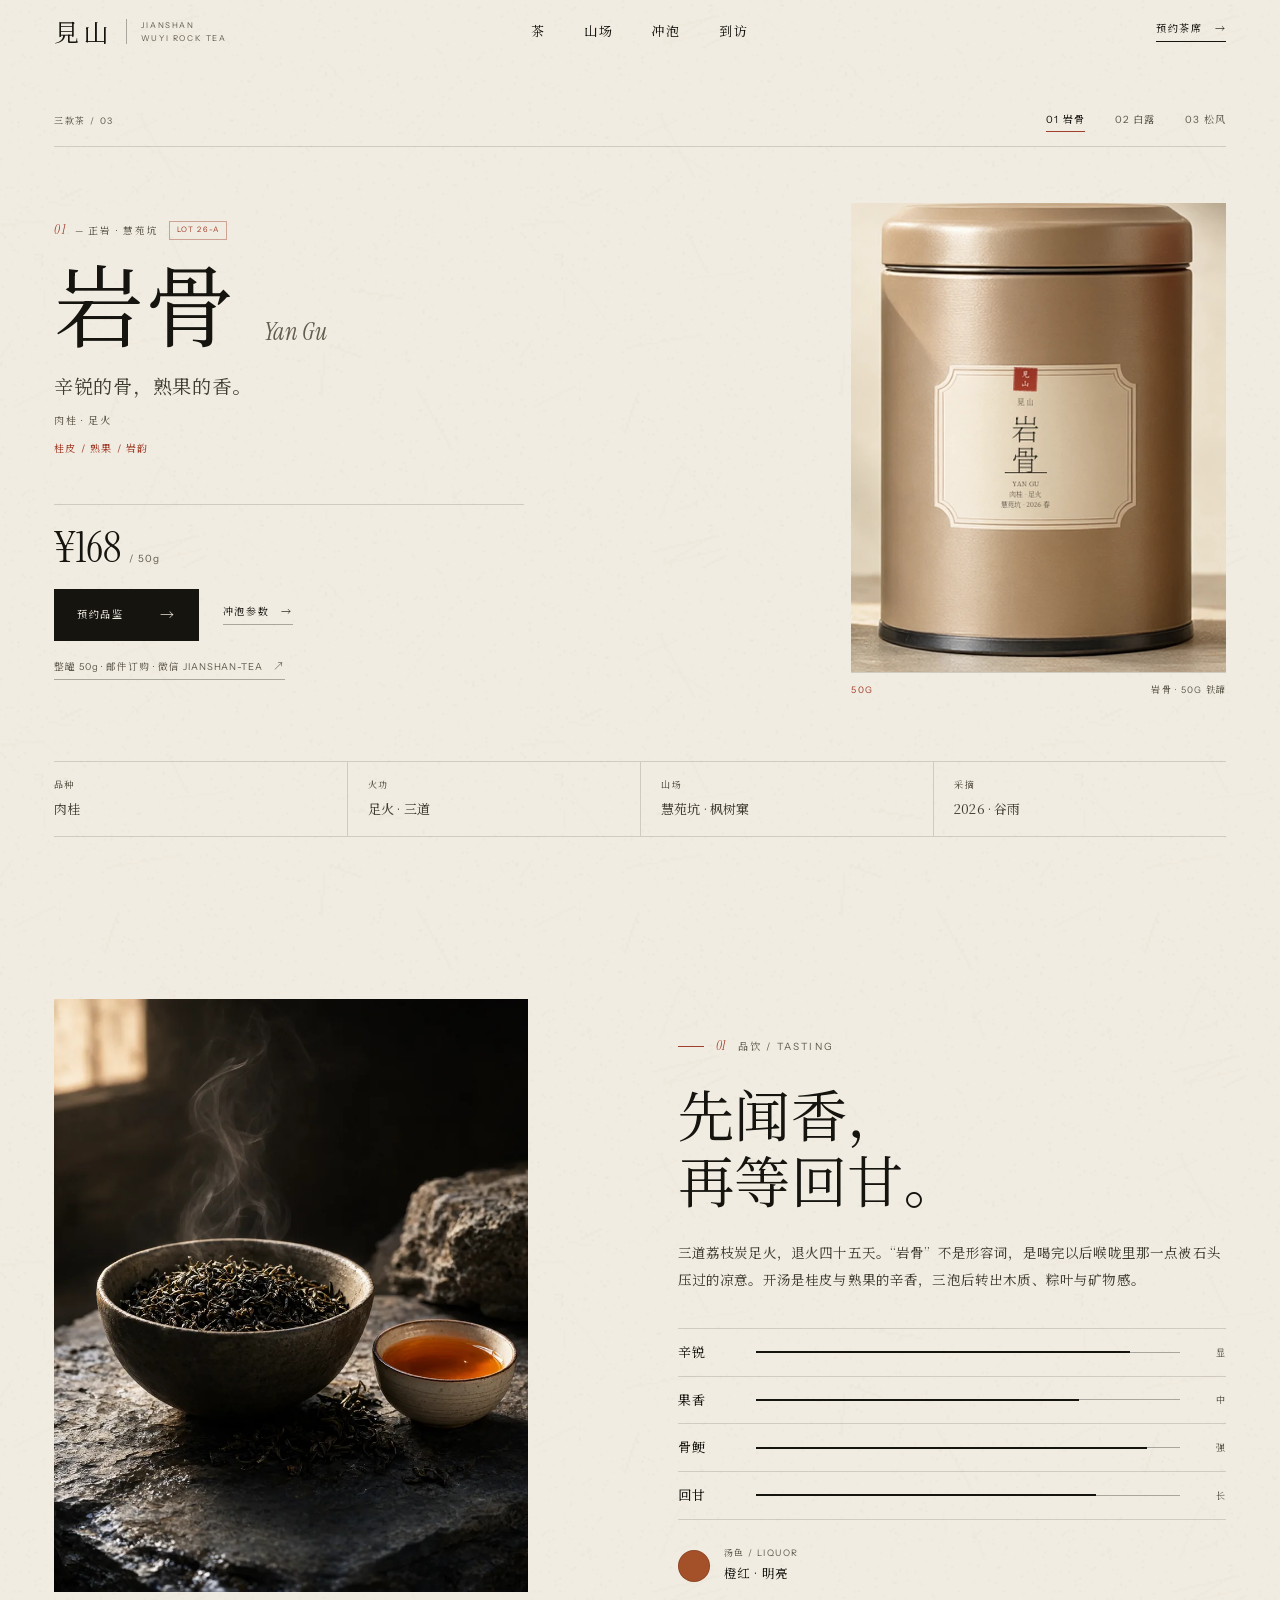
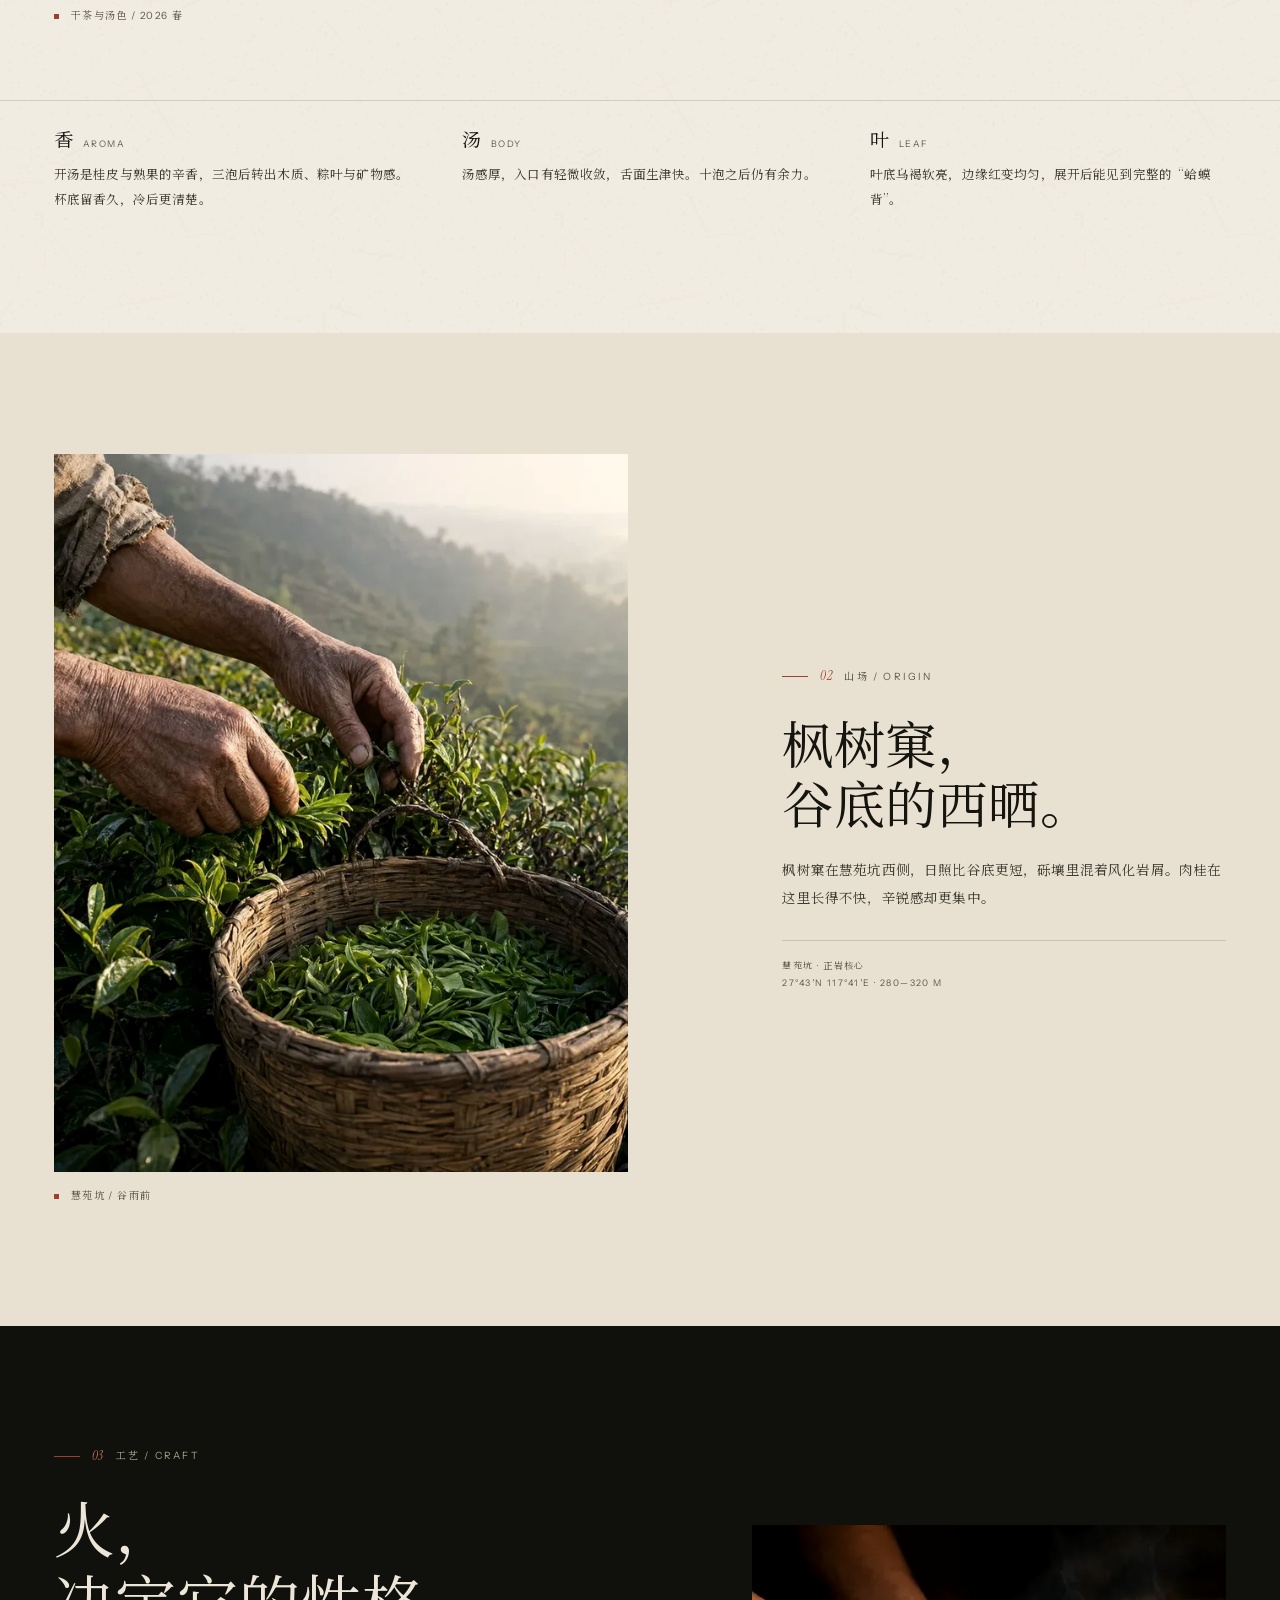
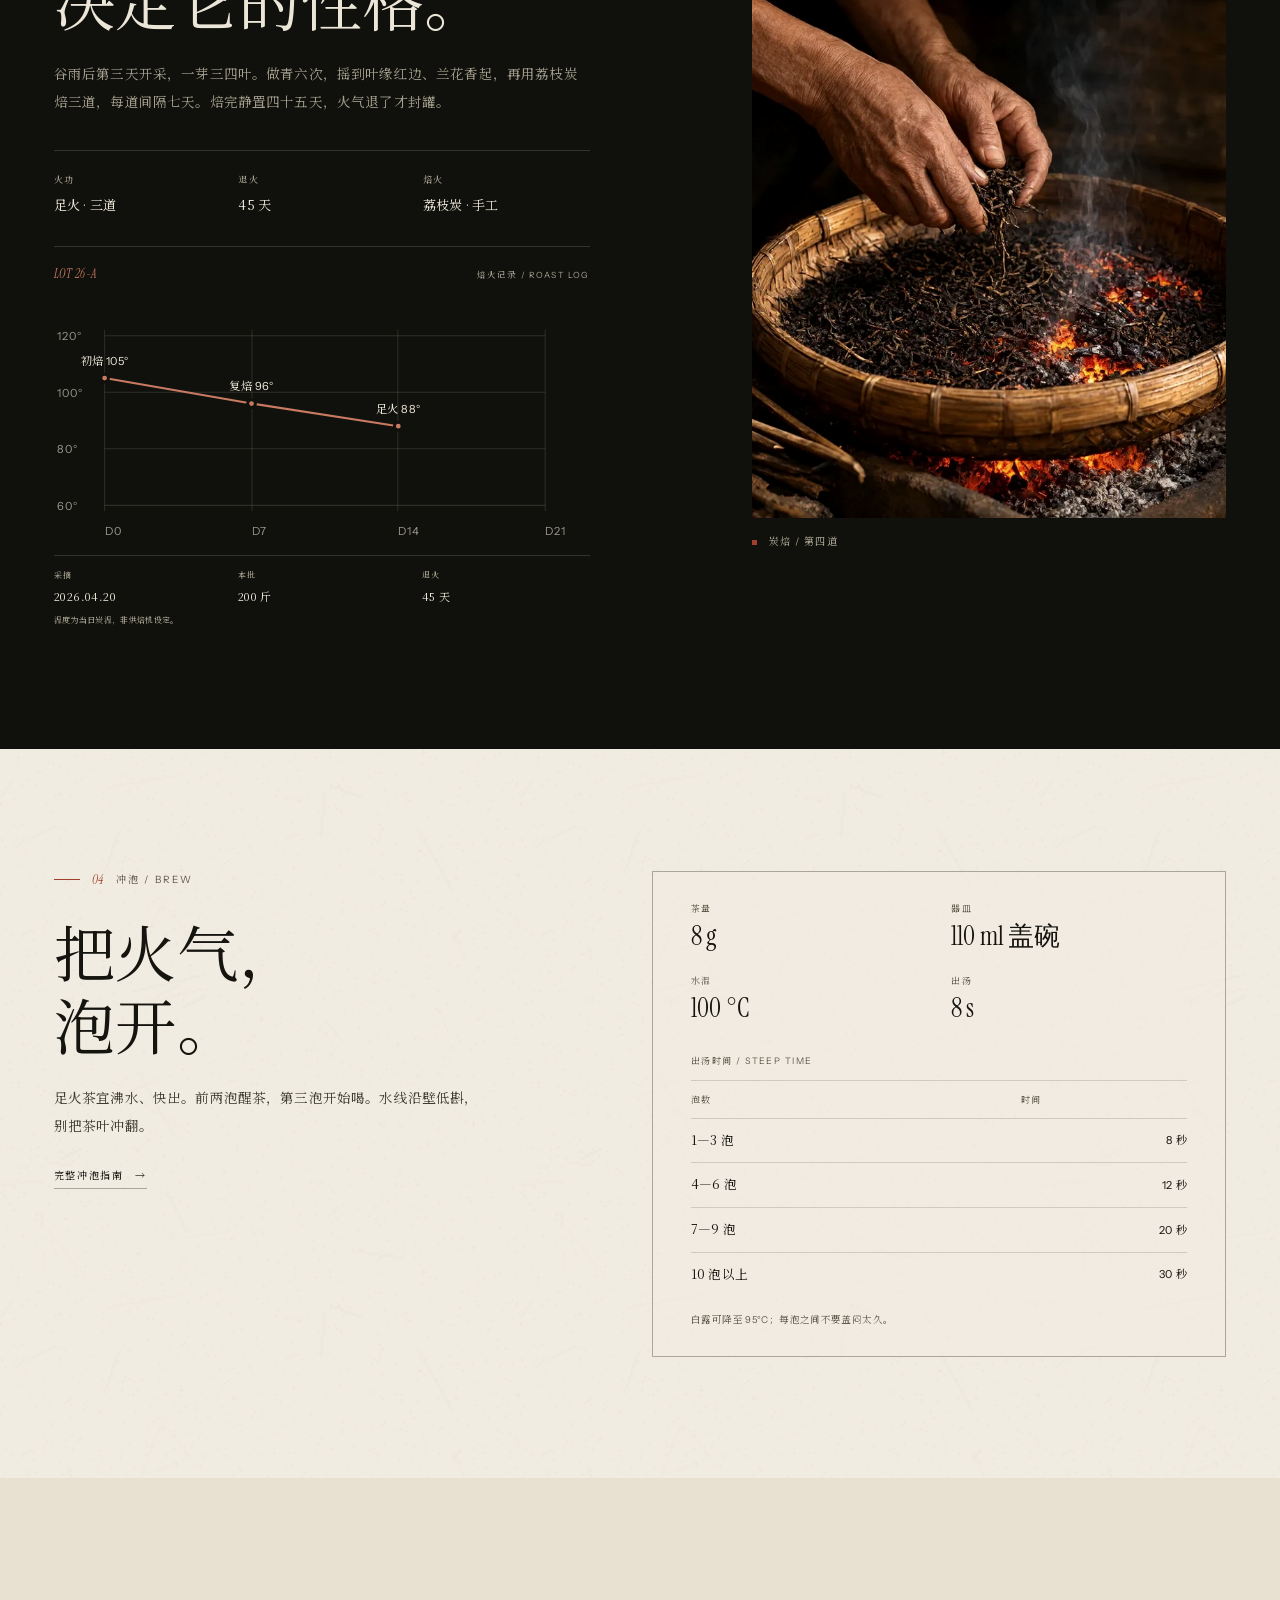
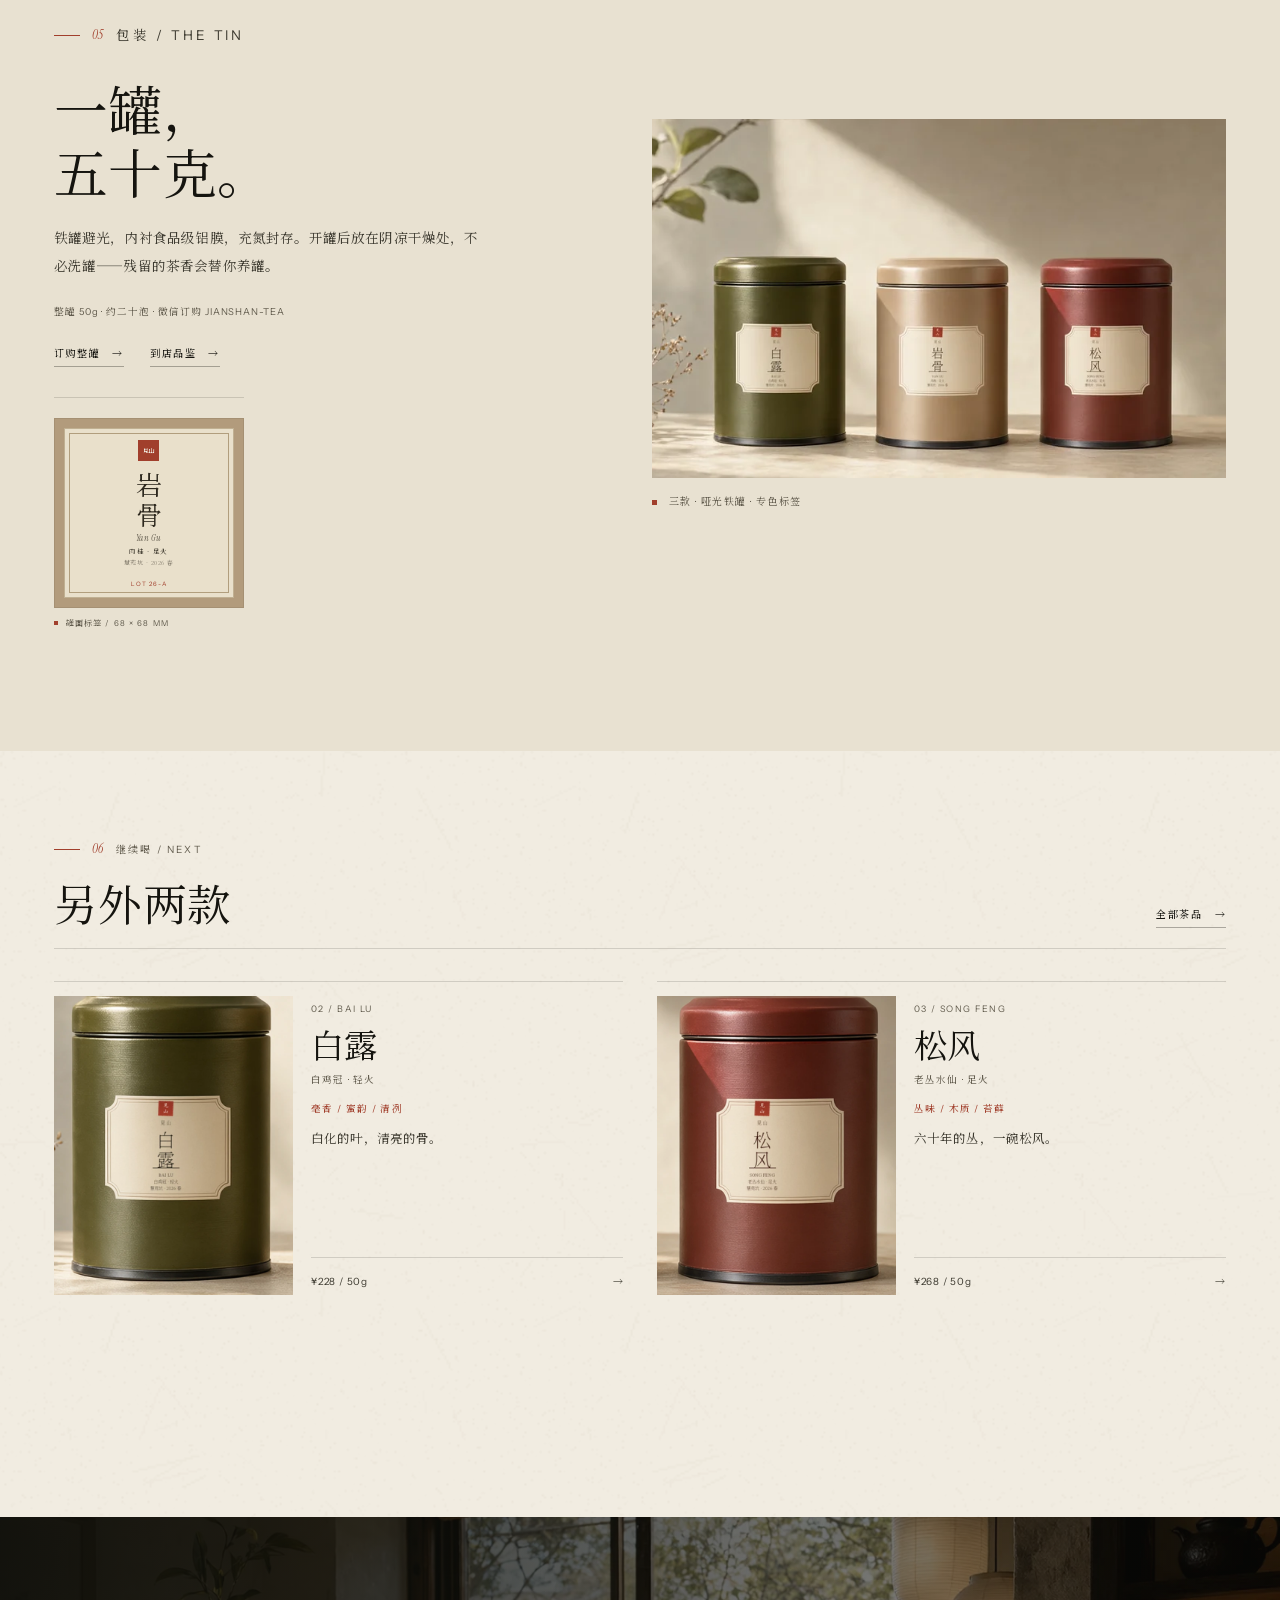
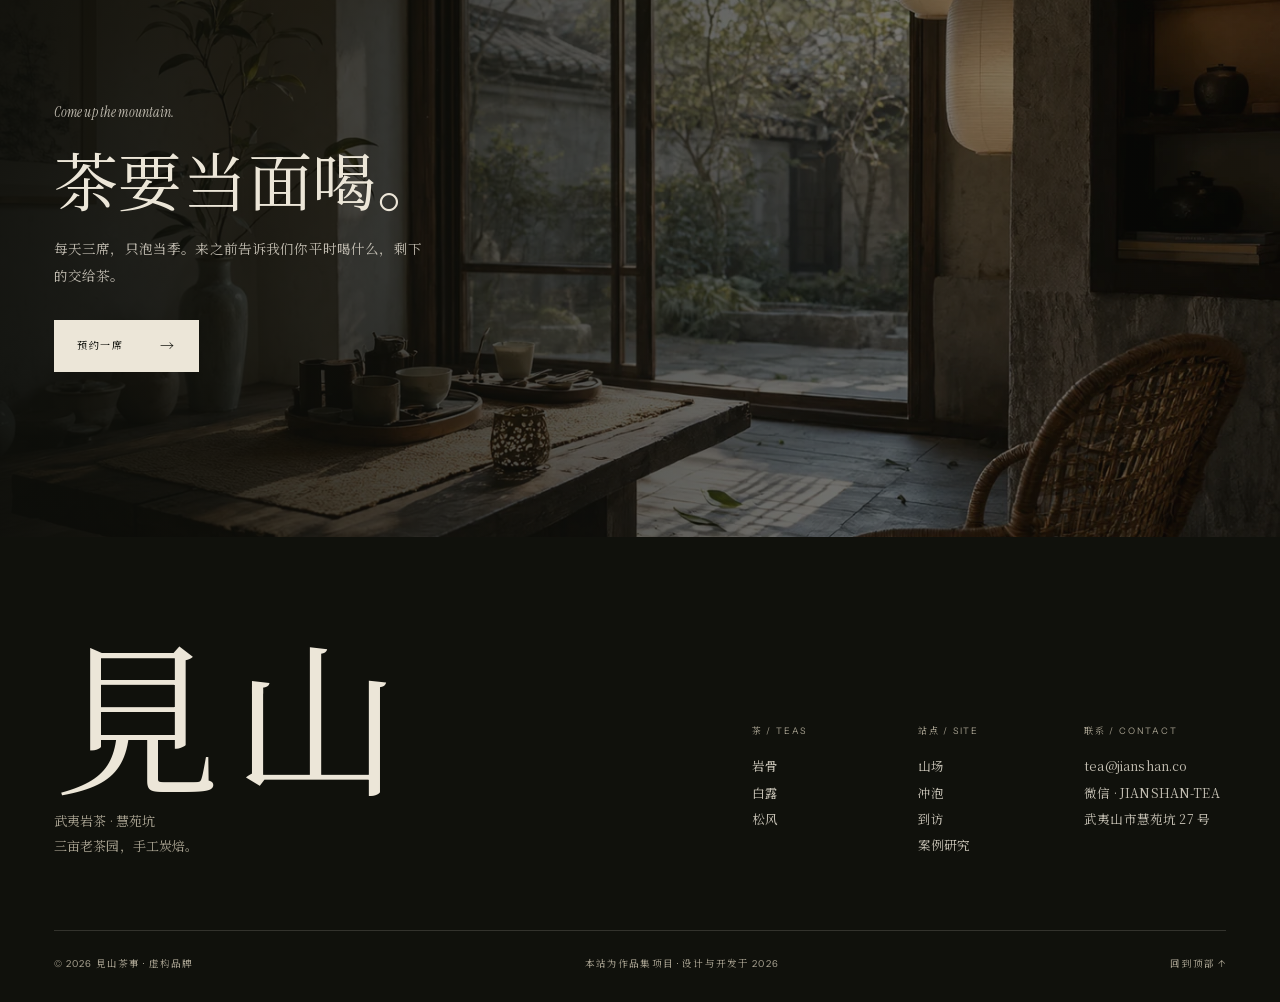
<file: tea.html>
<!doctype html>
<html lang="zh-CN">
<head>
  <meta charset="utf-8">
  <meta name="viewport" content="width=device-width, initial-scale=1">
  <title>見山 JIANSHAN — 岩骨 Yan Gu</title>
  <meta name="description" content="岩骨，肉桂足火岩茶，来自武夷山慧苑坑。辛锐的骨，熟果的香。50g 铁罐。">
  <meta name="theme-color" content="#f1ece1">
  <meta property="og:type" content="product">
  <meta property="og:title" content="見山 JIANSHAN — 岩骨 Yan Gu">
  <meta property="og:description" content="肉桂 · 足火 · 慧苑坑。辛锐的骨，熟果的香。">
  <meta property="og:image" content="https://orionaster.github.io/jianshan-tea/assets/img/tea-yan.webp">
  <meta property="og:url" content="https://orionaster.github.io/jianshan-tea/tea.html">
  <meta name="twitter:card" content="summary_large_image">
  <link rel="icon" href="assets/favicon.svg" type="image/svg+xml">
  <link rel="preload" href="assets/fonts/noto-serif-sc.woff2" as="font" type="font/woff2" crossorigin>
  <link rel="preload" href="assets/fonts/instrument-serif.woff2" as="font" type="font/woff2" crossorigin>
  <link rel="preload" href="assets/fonts/instrument-sans.woff2" as="font" type="font/woff2" crossorigin>
  <link rel="stylesheet" href="assets/css/core.css">
  <link rel="stylesheet" href="assets/css/product.css">
  <script>document.documentElement.classList.add("js");</script>
</head>
<body class="page-tea">
  <a class="skip" href="#main">跳到主要内容</a>

  <header class="site-header" data-header>
    <a class="brand" href="index.html" aria-label="見山 JIANSHAN 首页">
      <span class="brand__mark">見山</span>
      <span class="brand__sub">JIANSHAN<br>Wuyi Rock Tea</span>
    </a>
    <nav class="primary-nav" aria-label="主导航">
      <a href="index.html#teas">茶</a>
      <a href="index.html#origin">山场</a>
      <a href="brew.html">冲泡</a>
      <a href="visit.html">到访</a>
    </nav>
    <div class="header__actions">
      <a class="header__book" href="visit.html">预约茶席 <span aria-hidden="true">→</span></a>
      <button class="menu-toggle" type="button" data-menu-open aria-expanded="false" aria-controls="menu">
        菜单
        <span class="menu-toggle__bars" aria-hidden="true"><i></i><i></i></span>
      </button>
    </div>
  </header>

  <div class="menu" id="menu" role="dialog" aria-modal="true" aria-label="全站菜单" hidden aria-hidden="true">
    <div class="menu__inner">
      <div class="menu__top">
        <span>見山 · 武夷岩茶</span>
        <button class="menu__close" type="button" data-menu-close>关闭 <span aria-hidden="true">×</span></button>
      </div>
      <nav class="menu__nav" aria-label="全站导航">
        <a href="index.html"><small>01</small>首页</a>
        <a href="index.html#teas"><small>02</small>三款茶</a>
        <a href="index.html#origin"><small>03</small>山场</a>
        <a href="brew.html"><small>04</small>冲泡</a>
        <a href="visit.html"><small>05</small>到访</a>
        <a href="case-study.html"><small>06</small>案例研究</a>
      </nav>
      <div class="menu__foot">
        <div>
          <a href="mailto:tea@jianshan.co">tea@jianshan.co</a><br>
          微信 · JIANSHAN-TEA
        </div>
        <div>
          福建省武夷山市慧苑坑 27 号<br>
          周四至周一 · 10:00—18:00
        </div>
      </div>
    </div>
  </div>

  <main id="main">
    <section class="product-hero" aria-labelledby="product-title">
      <div class="wrap">
        <nav class="product-switch" aria-label="选择茶品">
          <span class="product-switch__label">三款茶 / 03</span>
          <div class="product-switch__list">
            <a href="tea.html?tea=yan-gu" data-switch="yan-gu">01 岩骨</a>
            <a href="tea.html?tea=bai-lu" data-switch="bai-lu">02 白露</a>
            <a href="tea.html?tea=song-feng" data-switch="song-feng">03 松风</a>
          </div>
        </nav>

        <div class="product-hero__grid">
          <div class="product-hero__copy">
            <p class="product-hero__kicker"><span data-tea-field="index">01</span> — 正岩 · 慧苑坑 <span class="product-hero__lot" data-tea-field="lot">LOT 26-A</span></p>
            <h1 id="product-title">
              <span data-tea-field="name">岩骨</span>
              <em data-tea-field="en">Yan Gu</em>
            </h1>
            <p class="product-hero__tagline" data-tea-field="tagline">辛锐的骨，熟果的香。</p>
            <p class="product-hero__type" data-tea-field="type">肉桂 · 足火</p>
            <p class="product-hero__notes" data-tea-field="notes">桂皮 / 熟果 / 岩韵</p>
            <div class="product-hero__buy">
              <p class="product-price"><span data-tea-field="price">¥168</span><small>/ 50g</small></p>
              <div class="product-hero__actions">
                <a class="btn" href="visit.html" data-book-link><span>预约品鉴</span><span class="btn__arrow" aria-hidden="true">→</span></a>
                <a class="link-arrow" href="#brew-params">冲泡参数</a>
              </div>
              <a class="product-hero__order" data-order-link href="mailto:tea@jianshan.co">整罐 50g · 邮件订购 · 微信 JIANSHAN-TEA <span aria-hidden="true">↗</span></a>
            </div>
          </div>
          <figure class="product-hero__media">
            <img data-tea-tin src="assets/img/tin-yangu.webp" alt="岩骨 · 肉桂足火岩茶的砂岩色铁罐" width="640" height="800" fetchpriority="high">
            <figcaption><span>50g</span><span data-tea-field="tinCaption">岩骨 · 50g 铁罐</span></figcaption>
          </figure>
        </div>

        <dl class="product-meta" data-tea-meta>
          <div><dt>品种</dt><dd>肉桂</dd></div>
          <div><dt>火功</dt><dd>足火 · 三道</dd></div>
          <div><dt>山场</dt><dd>慧苑坑 · 枫树窠</dd></div>
          <div><dt>采摘</dt><dd>2026 · 谷雨</dd></div>
        </dl>
      </div>
    </section>

    <section class="tasting section" aria-labelledby="tasting-title">
      <div class="wrap tasting__grid">
        <figure class="tasting__media" data-reveal>
          <img data-tea-hero src="assets/img/tea-yan.webp" alt="岩骨干茶与橙红明亮的茶汤" width="900" height="1050" loading="eager">
          <figcaption class="caption">干茶与汤色 / 2026 春</figcaption>
        </figure>
        <div class="tasting__copy" data-reveal style="--delay:.1s">
          <p class="label"><span class="label__num">01</span> 品饮 / Tasting</p>
          <h2 id="tasting-title">先闻香，<br>再等回甘。</h2>
          <p class="tasting__intro" data-tea-field="intro">三道荔枝炭足火，退火四十五天。“岩骨”不是形容词，是喝完以后喉咙里那一点被石头压过的凉意。</p>
          <div class="flavor" data-tea-flavor aria-label="风味结构"></div>
          <div class="liquor">
            <span class="liquor__swatch" data-tea-liquor aria-hidden="true"></span>
            <div class="liquor__text">
              <p class="liquor__label">汤色 / Liquor</p>
              <p class="liquor__value" data-tea-field="liquorLabel">橙红 · 明亮</p>
            </div>
          </div>
        </div>
      </div>
      <div class="wrap tasting__profile">
        <div data-reveal>
          <h3>香 <span>Aroma</span></h3>
          <p data-tea-field="aroma">开汤是桂皮与熟果的辛香，三泡后转出木质、粽叶与矿物感。</p>
        </div>
        <div data-reveal style="--delay:.08s">
          <h3>汤 <span>Body</span></h3>
          <p data-tea-field="texture">汤感厚，入口有轻微收敛，舌面生津快。十泡之后仍有余力。</p>
        </div>
        <div data-reveal style="--delay:.16s">
          <h3>叶 <span>Leaf</span></h3>
          <p data-tea-field="leaf">叶底乌褐软亮，边缘红变均匀，展开后能见到完整的“蛤蟆背”。</p>
        </div>
      </div>
    </section>

    <section class="tea-origin section" aria-labelledby="tea-origin-title">
      <div class="wrap tea-origin__grid">
        <figure class="tea-origin__media" data-reveal>
          <img srcset="assets/img/garden-720w.webp 720w, assets/img/garden.webp 1000w" sizes="(max-width: 900px) 90vw, 45vw" data-tea-origin-img src="assets/img/garden.webp" alt="清晨在慧苑坑的岩壁间采摘茶青" width="900" height="1125" loading="lazy">
          <figcaption class="caption">慧苑坑 / 谷雨前</figcaption>
        </figure>
        <div class="tea-origin__copy" data-reveal style="--delay:.1s">
          <p class="label"><span class="label__num">02</span> 山场 / Origin</p>
          <h2 id="tea-origin-title" data-tea-field="originTitle">枫树窠，<br>谷底的西晒。</h2>
          <p class="tea-origin__text" data-tea-field="origin">枫树窠在慧苑坑西侧，日照比谷底更短，砾壤里混着风化岩屑。肉桂在这里长得不快，辛锐感却更集中。</p>
          <p class="tea-origin__coords">慧苑坑 · 正岩核心<br>27°43′N 117°41′E · 280—320 M</p>
        </div>
      </div>
    </section>

    <section class="tea-craft section" aria-labelledby="tea-craft-title">
      <div class="wrap tea-craft__grid">
        <div class="tea-craft__copy" data-reveal>
          <p class="label label--dark"><span class="label__num">03</span> 工艺 / Craft</p>
          <h2 id="tea-craft-title">火，<br>决定它的性格。</h2>
          <p class="tea-craft__text" data-tea-field="craft">谷雨后第三天开采，一芽三四叶。做青六次，摇到叶缘红边、兰花香起，再用荔枝炭焙三道，每道间隔七天。</p>
          <dl class="tea-craft__specs">
            <div><dt>火功</dt><dd data-tea-field="roast">足火 · 三道</dd></div>
            <div><dt>退火</dt><dd data-tea-field="rest">45 天</dd></div>
            <div><dt>焙火</dt><dd>荔枝炭 · 手工</dd></div>
          </dl>
          <div class="roast-record" data-reveal>
            <p class="roast-record__head"><span data-tea-field="lot">LOT 26-A</span><span>焙火记录 / Roast log</span></p>
            <svg class="roast-chart" data-roast-chart viewBox="0 0 360 170" role="img" aria-label="岩骨的炭焙温度记录">
              <title>岩骨 焙火温度记录</title>
              <g class="roast-chart__grid" aria-hidden="true">
                <path d="M34 28H330M34 66H330M34 104H330M34 142H330"/>
                <path d="M34 24V146M133 24V146M231 24V146M330 24V146"/>
              </g>
              <g class="roast-chart__axis" aria-hidden="true">
                <text x="2" y="31">120°</text><text x="2" y="69">100°</text><text x="2" y="107">80°</text><text x="2" y="145">60°</text>
                <text x="34" y="162">D0</text><text x="133" y="162">D7</text><text x="231" y="162">D14</text><text x="330" y="162">D21</text>
              </g>
              <path class="roast-chart__line" data-roast-path d="M34 56.5L133 75.5L231 92.8"/>
              <g class="roast-chart__points" data-roast-points>
                <g><circle class="roast-chart__point" cx="34" cy="56.5" r="2.6"/><text class="roast-chart__plabel" x="34" y="46">初焙 105°</text></g>
                <g><circle class="roast-chart__point" cx="133" cy="75.5" r="2.6"/><text class="roast-chart__plabel" x="133" y="65">复焙 96°</text></g>
                <g><circle class="roast-chart__point" cx="231" cy="92.8" r="2.6"/><text class="roast-chart__plabel" x="231" y="82">足火 88°</text></g>
              </g>
            </svg>
            <dl class="roast-record__data">
              <div><dt>采摘</dt><dd data-tea-field="pickDate">2026.04.20</dd></div>
              <div><dt>本批</dt><dd data-tea-field="batchWeight">200 斤</dd></div>
              <div><dt>退火</dt><dd data-tea-field="rest">45 天</dd></div>
            </dl>
            <p class="roast-record__note">温度为当日炭温，非烘焙机设定。</p>
          </div>
        </div>
        <figure class="tea-craft__media" data-reveal style="--delay:.1s">
          <img srcset="assets/img/craft-720w.webp 720w, assets/img/craft.webp 900w" sizes="(max-width: 900px) 90vw, 45vw" src="assets/img/craft.webp" alt="茶师在炭火上将茶叶拢入竹焙笼" width="900" height="1050" loading="lazy">
          <figcaption class="caption">炭焙 / 第四道</figcaption>
        </figure>
      </div>
    </section>

    <section class="tea-brew section" id="brew-params" aria-labelledby="tea-brew-title">
      <div class="wrap tea-brew__grid">
        <div class="tea-brew__copy" data-reveal>
          <p class="label"><span class="label__num">04</span> 冲泡 / Brew</p>
          <h2 id="tea-brew-title">把火气，<br>泡开。</h2>
          <p class="tea-brew__intro" data-tea-field="brewIntro">足火茶宜沸水、快出。前两泡醒茶，第三泡开始喝。水线沿壁低斟，别把茶叶冲翻。</p>
          <a class="link-arrow" href="brew.html">完整冲泡指南</a>
        </div>
        <div class="tea-brew__panel" data-reveal style="--delay:.1s">
          <dl class="tea-brew__params" data-tea-brew>
            <div><dt>茶量</dt><dd>8 g</dd></div>
            <div><dt>器皿</dt><dd>110 ml 盖碗</dd></div>
            <div><dt>水温</dt><dd>100 °C</dd></div>
            <div><dt>出汤</dt><dd>8 s</dd></div>
          </dl>
          <table class="steep-table">
            <caption>出汤时间 / Steep time</caption>
            <thead><tr><th scope="col">泡数</th><th scope="col">时间</th></tr></thead>
            <tbody data-tea-steeps>
              <tr><th scope="row">1—3 泡</th><td>8 秒</td></tr>
              <tr><th scope="row">4—6 泡</th><td>12 秒</td></tr>
              <tr><th scope="row">7—9 泡</th><td>20 秒</td></tr>
              <tr><th scope="row">10 泡以上</th><td>30 秒</td></tr>
            </tbody>
          </table>
          <p class="tea-brew__note">白露可降至 95°C；每泡之间不要盖闷太久。</p>
        </div>
      </div>
    </section>

    <section class="tea-pack section" aria-labelledby="tea-pack-title">
      <div class="wrap tea-pack__grid">
        <div class="tea-pack__copy" data-reveal>
          <p class="label"><span class="label__num">05</span> 包装 / The tin</p>
          <h2 id="tea-pack-title">一罐，<br>五十克。</h2>
          <p>铁罐避光，内衬食品级铝膜，充氮封存。开罐后放在阴凉干燥处，不必洗罐——残留的茶香会替你养罐。</p>
          <p class="tea-pack__note">整罐 50g · 约二十泡 · 微信订购 JIANSHAN-TEA</p>
          <a class="link-arrow" data-order-link href="mailto:tea@jianshan.co">订购整罐</a>
          <a class="link-arrow" href="visit.html">到店品鉴</a>
          <div class="tea-pack__proof" data-tea-proof>
            <div class="label-proof">
              <div class="label-proof__tin">
                <div class="label-proof__face">
                  <span class="label-proof__seal">見山</span>
                  <span class="label-proof__brand">見山</span>
                  <span class="label-proof__name" data-tea-field="name">岩骨</span>
                  <span class="label-proof__en" data-tea-field="en">Yan Gu</span>
                  <span class="label-proof__type" data-tea-field="type">肉桂 · 足火</span>
                  <span class="label-proof__origin">慧苑坑 · 2026 春</span>
                  <span class="label-proof__lot" data-tea-field="lot">LOT 26-A</span>
                </div>
              </div>
              <p class="label-proof__caption">罐面标签 / 68 × 68 mm</p>
            </div>
          </div>
        </div>
        <figure class="tea-pack__media" data-reveal style="--delay:.1s">
          <img srcset="assets/img/packaging-760w.webp 760w, assets/img/packaging.webp 1400w" sizes="(max-width: 900px) 90vw, 53vw" src="assets/img/packaging.webp" alt="見山三款茶的马口铁罐包装" width="1400" height="826" loading="lazy">
          <figcaption class="caption">三款 · 哑光铁罐 · 专色标签</figcaption>
        </figure>
      </div>
    </section>

    <section class="cross section" aria-labelledby="cross-title">
      <div class="wrap">
        <header class="cross__head">
          <div>
            <p class="label"><span class="label__num">06</span> 继续喝 / Next</p>
            <h2 id="cross-title">另外两款</h2>
          </div>
          <a class="link-arrow" href="index.html#teas">全部茶品</a>
        </header>
        <div class="cross__grid" data-tea-cross></div>
      </div>
    </section>

    <section class="tea-cta">
      <div class="wrap tea-cta__inner">
        <p class="serif-en tea-cta__en">Come up the mountain.</p>
        <h2 data-reveal>茶要当面喝。</h2>
        <p data-reveal style="--delay:.08s">每天三席，只泡当季。来之前告诉我们你平时喝什么，剩下的交给茶。</p>
        <a class="btn btn--light" href="visit.html?tea=yan-gu#booking" data-book-link><span>预约一席</span><span class="btn__arrow" aria-hidden="true">→</span></a>
      </div>
    </section>
  </main>

  <footer class="site-footer">
    <div class="footer__inner">
      <div class="footer__top">
        <div class="footer__brand">
          <p class="footer__word">見山</p>
          <p class="footer__tag">武夷岩茶 · 慧苑坑<br>三亩老茶园，手工炭焙。</p>
        </div>
        <div class="footer__cols">
          <div class="footer__col">
            <h4>茶 / Teas</h4>
            <a href="tea.html?tea=yan-gu">岩骨</a>
            <a href="tea.html?tea=bai-lu">白露</a>
            <a href="tea.html?tea=song-feng">松风</a>
          </div>
          <div class="footer__col">
            <h4>站点 / Site</h4>
            <a href="index.html#origin">山场</a>
            <a href="brew.html">冲泡</a>
            <a href="visit.html">到访</a>
            <a href="case-study.html">案例研究</a>
          </div>
          <div class="footer__col">
            <h4>联系 / Contact</h4>
            <a href="mailto:tea@jianshan.co">tea@jianshan.co</a>
            <p>微信 · JIANSHAN-TEA</p>
            <p>武夷山市慧苑坑 27 号</p>
          </div>
        </div>
      </div>
      <div class="footer__bottom">
        <p>© <span data-year>2026</span> 見山茶事 · 虚构品牌</p>
        <p>本站为作品集项目 · 设计与开发于 2026</p>
        <a href="#main">回到顶部 ↑</a>
      </div>
    </div>
  </footer>

  <script src="assets/js/site.js" defer></script>
  <script src="assets/js/tea-data.js" defer></script>
  <script src="assets/js/tea.js" defer></script>
</body>
</html>
</file>
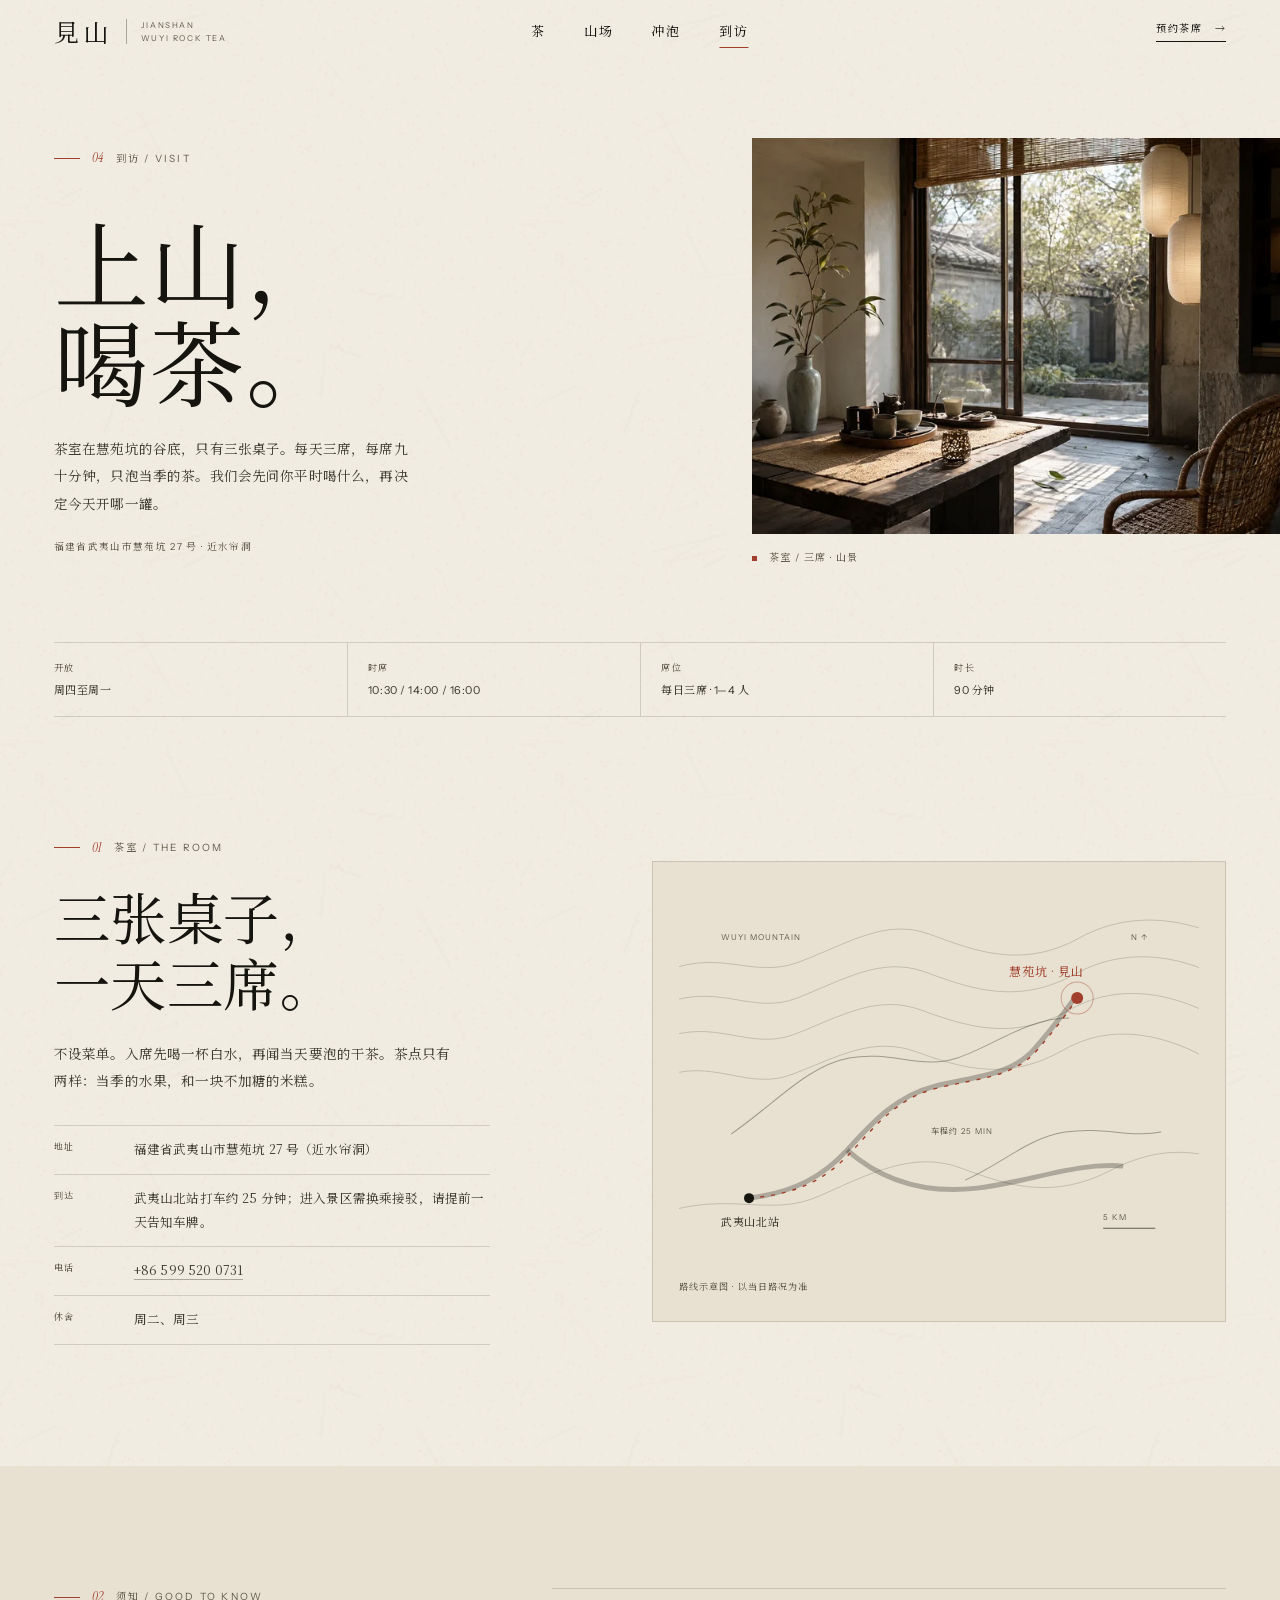
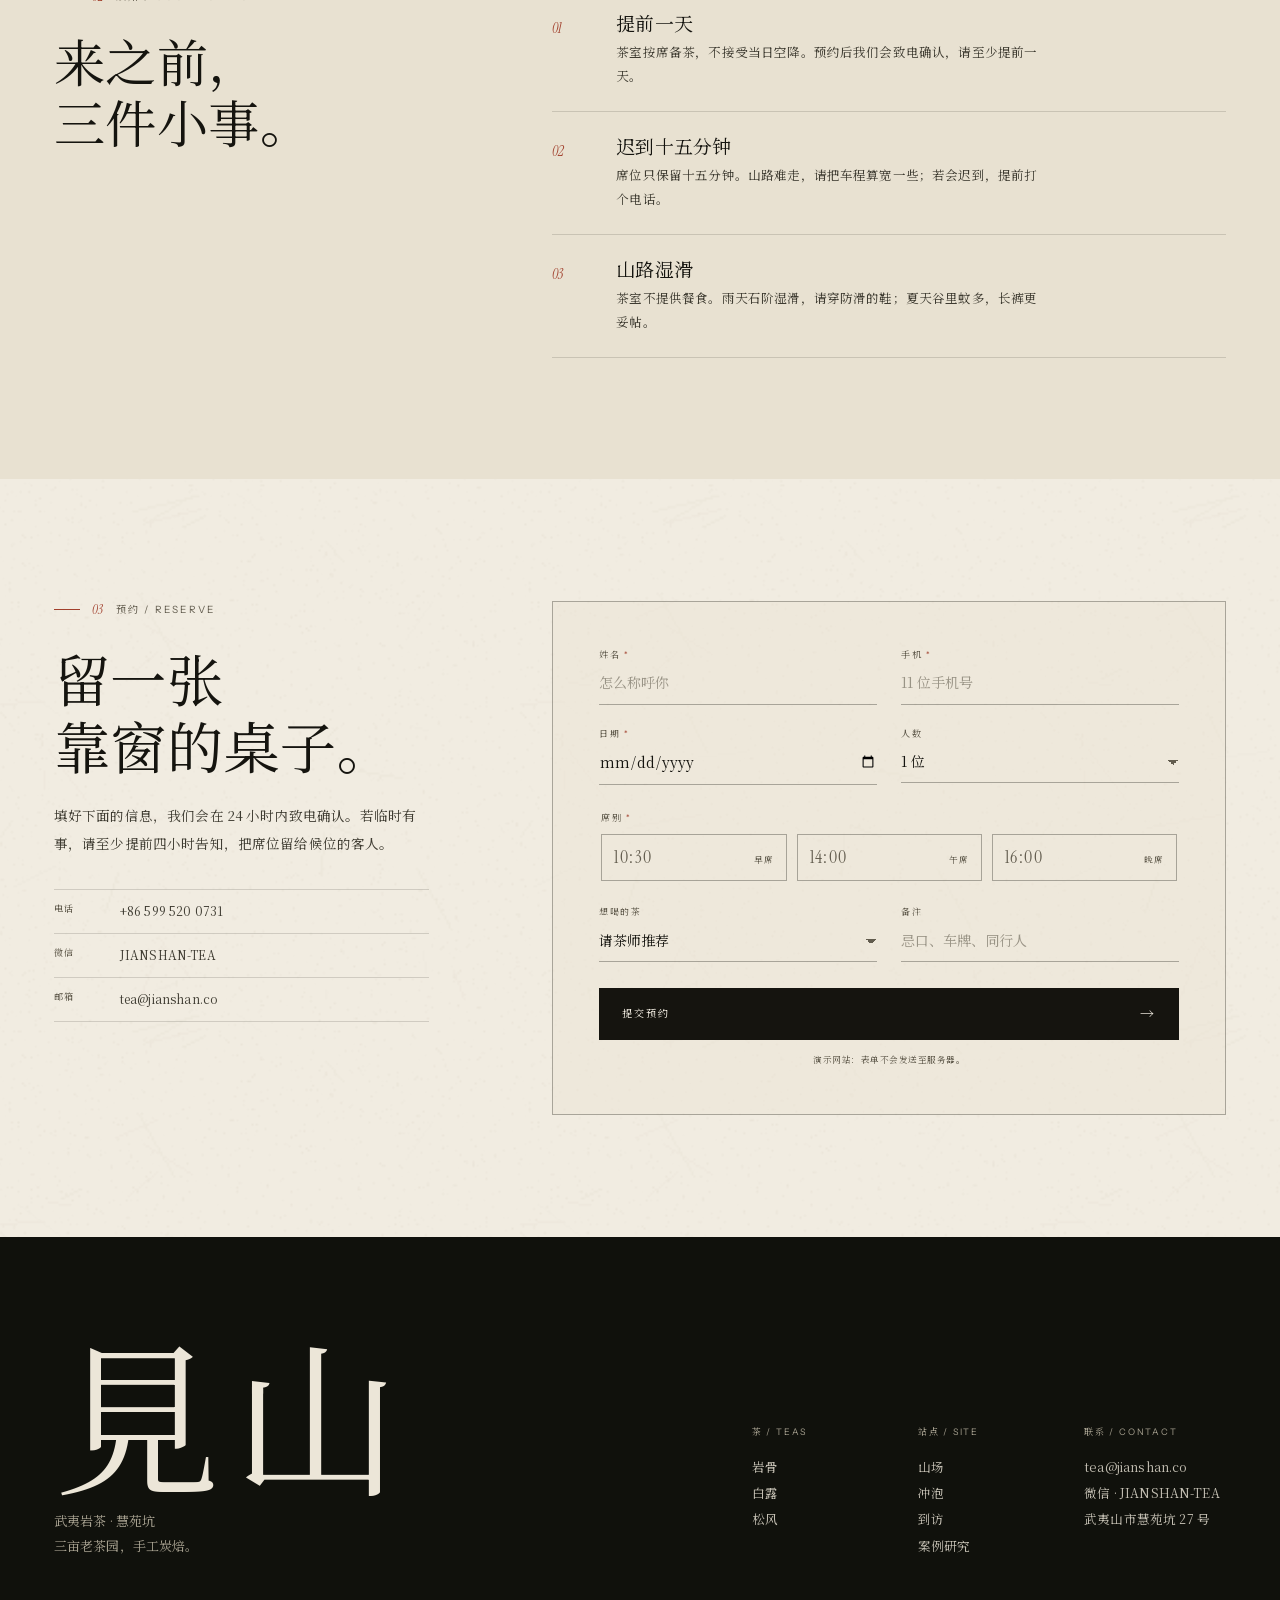
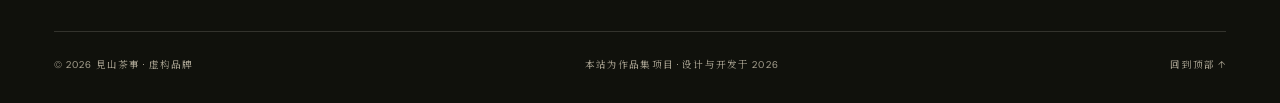
<file: visit.html>
<!doctype html>
<html lang="zh-CN">
<head>
  <meta charset="utf-8">
  <meta name="viewport" content="width=device-width, initial-scale=1">
  <title>見山 JIANSHAN — 到访 Visit</title>
  <meta name="description" content="到武夷山慧苑坑喝茶。茶室每日三席，预约制。查看地址、时席与到访须知，直接预约一席。">
  <meta name="theme-color" content="#f1ece1">
  <meta property="og:type" content="website">
  <meta property="og:title" content="見山 JIANSHAN — 到访 Visit">
  <meta property="og:description" content="茶室在慧苑坑的谷底，只有三张桌子。每天三席，只泡当季的茶。">
  <meta property="og:image" content="https://orionaster.github.io/jianshan-tea/assets/img/room.webp">
  <meta property="og:url" content="https://orionaster.github.io/jianshan-tea/visit.html">
  <meta name="twitter:card" content="summary_large_image">
  <link rel="icon" href="assets/favicon.svg" type="image/svg+xml">
  <link rel="preload" href="assets/fonts/noto-serif-sc.woff2" as="font" type="font/woff2" crossorigin>
  <link rel="preload" href="assets/fonts/instrument-serif.woff2" as="font" type="font/woff2" crossorigin>
  <link rel="preload" href="assets/fonts/instrument-sans.woff2" as="font" type="font/woff2" crossorigin>
  <link rel="stylesheet" href="assets/css/core.css">
  <link rel="stylesheet" href="assets/css/visit.css">
  <script>document.documentElement.classList.add("js");</script>
</head>
<body class="page-visit">
  <a class="skip" href="#main">跳到主要内容</a>

  <header class="site-header" data-header>
    <a class="brand" href="index.html" aria-label="見山 JIANSHAN 首页">
      <span class="brand__mark">見山</span>
      <span class="brand__sub">JIANSHAN<br>Wuyi Rock Tea</span>
    </a>
    <nav class="primary-nav" aria-label="主导航">
      <a href="index.html#teas">茶</a>
      <a href="index.html#origin">山场</a>
      <a href="brew.html">冲泡</a>
      <a href="visit.html" aria-current="page">到访</a>
    </nav>
    <div class="header__actions">
      <a class="header__book" href="visit.html#booking">预约茶席 <span aria-hidden="true">→</span></a>
      <button class="menu-toggle" type="button" data-menu-open aria-expanded="false" aria-controls="menu">
        菜单
        <span class="menu-toggle__bars" aria-hidden="true"><i></i><i></i></span>
      </button>
    </div>
  </header>

  <div class="menu" id="menu" role="dialog" aria-modal="true" aria-label="全站菜单" hidden aria-hidden="true">
    <div class="menu__inner">
      <div class="menu__top">
        <span>見山 · 武夷岩茶</span>
        <button class="menu__close" type="button" data-menu-close>关闭 <span aria-hidden="true">×</span></button>
      </div>
      <nav class="menu__nav" aria-label="全站导航">
        <a href="index.html"><small>01</small>首页</a>
        <a href="index.html#teas"><small>02</small>三款茶</a>
        <a href="index.html#origin"><small>03</small>山场</a>
        <a href="brew.html"><small>04</small>冲泡</a>
        <a href="visit.html"><small>05</small>到访</a>
        <a href="case-study.html"><small>06</small>案例研究</a>
      </nav>
      <div class="menu__foot">
        <div>
          <a href="mailto:tea@jianshan.co">tea@jianshan.co</a><br>
          微信 · JIANSHAN-TEA
        </div>
        <div>
          福建省武夷山市慧苑坑 27 号<br>
          周四至周一 · 10:00—18:00
        </div>
      </div>
    </div>
  </div>

  <main id="main">
    <section class="visit-hero" aria-labelledby="visit-title">
      <div class="wrap visit-hero__grid">
        <div class="visit-hero__copy">
          <p class="label"><span class="label__num">04</span> 到访 / Visit</p>
          <h1 id="visit-title">上山，<br>喝茶。</h1>
          <p class="visit-hero__lead">茶室在慧苑坑的谷底，只有三张桌子。每天三席，每席九十分钟，只泡当季的茶。我们会先问你平时喝什么，再决定今天开哪一罐。</p>
          <p class="visit-hero__address">福建省武夷山市慧苑坑 27 号 · 近水帘洞</p>
        </div>
        <figure class="visit-hero__media">
          <img srcset="assets/img/room-800w.webp 800w, assets/img/room.webp 1400w" sizes="(max-width: 900px) 100vw, 45vw" src="assets/img/room.webp" alt="慧苑坑茶室，一张长桌与窗外的山影" width="1400" height="873" fetchpriority="high">
          <figcaption class="caption">茶室 / 三席 · 山景</figcaption>
        </figure>
      </div>
      <div class="wrap visit-hero__meta">
        <dl>
          <div><dt>开放</dt><dd>周四至周一</dd></div>
          <div><dt>时席</dt><dd>10:30 / 14:00 / 16:00</dd></div>
          <div><dt>席位</dt><dd>每日三席 · 1—4 人</dd></div>
          <div><dt>时长</dt><dd>90 分钟</dd></div>
        </dl>
      </div>
    </section>

    <section class="visit-info section" aria-labelledby="visit-info-title">
      <div class="wrap visit-info__grid">
        <div class="visit-info__copy" data-reveal>
          <p class="label"><span class="label__num">01</span> 茶室 / The room</p>
          <h2 id="visit-info-title">三张桌子，<br>一天三席。</h2>
          <p class="visit-info__lead">不设菜单。入席先喝一杯白水，再闻当天要泡的干茶。茶点只有两样：当季的水果，和一块不加糖的米糕。</p>
          <dl class="visit-details">
            <div><dt>地址</dt><dd>福建省武夷山市慧苑坑 27 号（近水帘洞）</dd></div>
            <div><dt>到达</dt><dd>武夷山北站打车约 25 分钟；进入景区需换乘接驳，请提前一天告知车牌。</dd></div>
            <div><dt>电话</dt><dd><a href="tel:+865995200731">+86 599 520 0731</a></dd></div>
            <div><dt>休舍</dt><dd>周二、周三</dd></div>
          </dl>
        </div>
        <aside class="visit-map" data-reveal style="--delay:.1s" aria-labelledby="map-title">
          <h3 id="map-title" class="visually-hidden">到访路线示意</h3>
          <svg class="visit-map__svg" viewBox="0 0 520 380" role="img" aria-label="从武夷山北站到慧苑坑見山茶室的示意路线，车程约二十五分钟">
            <g class="visit-map__contours">
              <path d="M-20 86c60-28 92 6 140-12s86-44 130-28 92 36 150 4 120-16 160 8"/>
              <path d="M-20 118c58-26 92 10 138-8s84-42 128-26 92 34 150 2 118-14 158 10"/>
              <path d="M-20 152c56-24 90 12 136-6s82-40 126-24 92 32 148 0 116-12 156 12"/>
              <path d="M-20 190c54-22 88 14 134-4s80-38 124-22 90 30 146-2 114-10 154 14"/>
              <path d="M-20 326c70-24 110 4 160-18s94-46 142-28 92 32 150 2 104-18 148 6"/>
            </g>
            <path class="visit-map__ridge" d="M52 246c46-32 76-68 118-76s72 12 108 0 70-40 112-40"/>
            <path class="visit-map__ridge" d="M286 292c40-18 62-42 100-48s64 6 96 0"/>
            <path class="visit-map__road" d="M70 310c46-6 74-22 98-48s48-54 88-64 76-10 100-38 34-42 42-54"/>
            <path class="visit-map__road" d="M168 262c34 30 78 44 130 38s98-26 146-22"/>
            <path class="visit-map__route" d="M70 310c50-4 78-20 102-46s46-54 86-64 76-10 100-38 32-40 40-52"/>
            <circle class="visit-map__station" cx="70" cy="310" r="5"/>
            <circle class="visit-map__pulse" cx="398" cy="110" r="16"/>
            <circle class="visit-map__marker" cx="398" cy="110" r="6"/>
            <text x="42" y="338" class="visit-map__label">武夷山北站</text>
            <text x="330" y="88" class="visit-map__label visit-map__label--strong">慧苑坑 · 見山</text>
            <text x="252" y="246" class="visit-map__small">车程约 25 min</text>
            <text x="452" y="52" class="visit-map__small">N ↑</text>
            <text x="42" y="52" class="visit-map__small">WUYI MOUNTAIN</text>
            <path class="visit-map__scale" d="M424 340h52"/>
            <text x="424" y="332" class="visit-map__small">5 km</text>
          </svg>
          <p class="visit-map__caption">路线示意图 · 以当日路况为准</p>
        </aside>
      </div>
    </section>

    <section class="visit-rules" aria-labelledby="rules-title">
      <div class="wrap visit-rules__grid">
        <div class="visit-rules__head">
          <p class="label"><span class="label__num">02</span> 须知 / Good to know</p>
          <h2 id="rules-title">来之前，<br>三件小事。</h2>
        </div>
        <ol class="visit-rules__list">
          <li data-reveal>
            <span>01</span>
            <div><h3>提前一天</h3><p>茶室按席备茶，不接受当日空降。预约后我们会致电确认，请至少提前一天。</p></div>
          </li>
          <li data-reveal style="--delay:.08s">
            <span>02</span>
            <div><h3>迟到十五分钟</h3><p>席位只保留十五分钟。山路难走，请把车程算宽一些；若会迟到，提前打个电话。</p></div>
          </li>
          <li data-reveal style="--delay:.16s">
            <span>03</span>
            <div><h3>山路湿滑</h3><p>茶室不提供餐食。雨天石阶湿滑，请穿防滑的鞋；夏天谷里蚊多，长裤更妥帖。</p></div>
          </li>
        </ol>
      </div>
    </section>

    <section class="booking section" id="booking" aria-labelledby="booking-title">
      <div class="wrap booking__grid">
        <div class="booking__intro" data-reveal>
          <p class="label"><span class="label__num">03</span> 预约 / Reserve</p>
          <h2 id="booking-title">留一张<br>靠窗的桌子。</h2>
          <p class="booking__lead">填好下面的信息，我们会在 24 小时内致电确认。若临时有事，请至少提前四小时告知，把席位留给候位的客人。</p>
          <dl class="booking__contact">
            <div><dt>电话</dt><dd><a href="tel:+865995200731">+86 599 520 0731</a></dd></div>
            <div><dt>微信</dt><dd>JIANSHAN-TEA</dd></div>
            <div><dt>邮箱</dt><dd><a href="mailto:tea@jianshan.co">tea@jianshan.co</a></dd></div>
          </dl>
        </div>

        <div class="booking__panel" data-reveal style="--delay:.1s">
          <form class="booking-form" data-booking novalidate>
            <div class="form-row">
              <div class="field">
                <label for="name">姓名 <span aria-hidden="true">*</span></label>
                <input id="name" name="name" type="text" autocomplete="name" minlength="2" placeholder="怎么称呼你" required>
                <p class="field__error" id="error-name" data-error-for="name"></p>
              </div>
              <div class="field">
                <label for="phone">手机 <span aria-hidden="true">*</span></label>
                <input id="phone" name="phone" type="tel" inputmode="numeric" autocomplete="tel" placeholder="11 位手机号" required>
                <p class="field__error" id="error-phone" data-error-for="phone"></p>
              </div>
            </div>

            <div class="form-row">
              <div class="field">
                <label for="date">日期 <span aria-hidden="true">*</span></label>
                <input id="date" name="date" type="date" required>
                <p class="field__error" id="error-date" data-error-for="date"></p>
              </div>
              <div class="field">
                <label for="guests">人数</label>
                <select id="guests" name="guests">
                  <option value="1 位">1 位</option>
                  <option value="2 位">2 位</option>
                  <option value="3 位">3 位</option>
                  <option value="4 位">4 位</option>
                </select>
                <p class="field__error" data-error-for="guests"></p>
              </div>
            </div>

            <fieldset class="field field--slots">
              <legend>席别 <span aria-hidden="true">*</span></legend>
              <div class="slot-group">
                <label class="slot">
                  <input type="radio" name="slot" value="10:30">
                  <span class="slot__box"><b>10:30</b><small>早席</small></span>
                </label>
                <label class="slot">
                  <input type="radio" name="slot" value="14:00">
                  <span class="slot__box"><b>14:00</b><small>午席</small></span>
                </label>
                <label class="slot">
                  <input type="radio" name="slot" value="16:00">
                  <span class="slot__box"><b>16:00</b><small>晚席</small></span>
                </label>
              </div>
              <p class="field__error" id="error-slot" data-error-for="slot"></p>
            </fieldset>

            <div class="form-row">
              <div class="field">
                <label for="tea">想喝的茶</label>
                <select id="tea" name="tea">
                  <option>请茶师推荐</option>
                  <option>岩骨 · 肉桂足火</option>
                  <option>白露 · 白鸡冠轻火</option>
                  <option>松风 · 老丛水仙</option>
                </select>
              </div>
              <div class="field">
                <label for="note">备注</label>
                <input id="note" name="note" type="text" maxlength="80" placeholder="忌口、车牌、同行人">
              </div>
            </div>

            <button class="btn booking__submit" type="submit"><span>提交预约</span><span class="btn__arrow" aria-hidden="true">→</span></button>
            <p class="booking__demo">演示网站：表单不会发送至服务器。</p>
          </form>

          <div class="booking__success" data-booking-success hidden tabindex="-1" aria-live="polite">
            <p class="label"><span class="label__num">✓</span> 预约 / Reserved</p>
            <h3>预约已记下。</h3>
            <p class="booking__success-lead">谢谢你。我们会在 24 小时内致电确认，请留意来自 0599 的来电。</p>
            <dl class="success-summary" data-success-summary></dl>
            <p class="success-number">预约编号 <span data-success-id>JS-000000-0000</span></p>
            <div class="booking__success-actions">
              <button class="btn" type="button" data-booking-again>再约一席</button>
              <a class="link-arrow" href="index.html">返回首页</a>
            </div>
          </div>
        </div>
      </div>
    </section>
  </main>

  <footer class="site-footer">
    <div class="footer__inner">
      <div class="footer__top">
        <div class="footer__brand">
          <p class="footer__word">見山</p>
          <p class="footer__tag">武夷岩茶 · 慧苑坑<br>三亩老茶园，手工炭焙。</p>
        </div>
        <div class="footer__cols">
          <div class="footer__col">
            <h4>茶 / Teas</h4>
            <a href="tea.html?tea=yan-gu">岩骨</a>
            <a href="tea.html?tea=bai-lu">白露</a>
            <a href="tea.html?tea=song-feng">松风</a>
          </div>
          <div class="footer__col">
            <h4>站点 / Site</h4>
            <a href="index.html#origin">山场</a>
            <a href="brew.html">冲泡</a>
            <a href="visit.html">到访</a>
            <a href="case-study.html">案例研究</a>
          </div>
          <div class="footer__col">
            <h4>联系 / Contact</h4>
            <a href="mailto:tea@jianshan.co">tea@jianshan.co</a>
            <p>微信 · JIANSHAN-TEA</p>
            <p>武夷山市慧苑坑 27 号</p>
          </div>
        </div>
      </div>
      <div class="footer__bottom">
        <p>© <span data-year>2026</span> 見山茶事 · 虚构品牌</p>
        <p>本站为作品集项目 · 设计与开发于 2026</p>
        <a href="#main">回到顶部 ↑</a>
      </div>
    </div>
  </footer>

  <script src="assets/js/site.js" defer></script>
  <script src="assets/js/visit.js" defer></script>
</body>
</html>
</file>
<file: assets/css/core.css>
/* 見山 JIANSHAN — foundation */
@font-face {
  font-family: "Noto Serif SC";
  src: url("../fonts/noto-serif-sc.woff2") format("woff2");
  font-weight: 400;
  font-style: normal;
  font-display: swap;
}
@font-face {
  font-family: "Instrument Sans";
  src: url("../fonts/instrument-sans.woff2") format("woff2");
  font-weight: 400 700;
  font-style: normal;
  font-display: swap;
}
@font-face {
  font-family: "Instrument Serif";
  src: url("../fonts/instrument-serif.woff2") format("woff2");
  font-weight: 400;
  font-style: normal;
  font-display: swap;
}
@font-face {
  font-family: "Instrument Serif";
  src: url("../fonts/instrument-serif-italic.woff2") format("woff2");
  font-weight: 400;
  font-style: italic;
  font-display: swap;
}

:root {
  --paper: #f1ece1;
  --paper-2: #e8e1d1;
  --paper-3: #ddd4c0;
  --ink: #15140f;
  --ink-2: #3e3b31;
  --ink-3: #625c4e;
  --red: #a13f2c;
  --red-deep: #832f20;
  --red-light: #c97a62;
  --moss: #5b6852;
  --stone: #b2a58b;
  --line: rgba(21, 20, 15, 0.15);
  --line-strong: rgba(21, 20, 15, 0.32);
  --dark: #10110c;
  --dark-2: #181a13;
  --dark-3: #22241b;
  --dark-ink: #ece6d8;
  --dark-soft: #a7a190;
  --dark-line: rgba(236, 230, 216, 0.16);

  --font-serif: "Noto Serif SC", "Songti SC", "STSong", "SimSun", serif;
  --font-sans: "Instrument Sans", "Noto Serif SC", "Helvetica Neue", "PingFang SC", Arial, sans-serif;
  --font-display: "Instrument Serif", "Times New Roman", serif;

  --pad: clamp(20px, 4.2vw, 64px);
  --max: 1560px;
  --sect: clamp(76px, 9.5vw, 144px);
  --ease: cubic-bezier(0.22, 0.68, 0.16, 1);
  --header-h: 74px;
}

*,
*::before,
*::after {
  box-sizing: border-box;
}

html {
  -webkit-text-size-adjust: 100%;
  scroll-behavior: smooth;
}

body {
  margin: 0;
  background-color: var(--paper);
  background-image: url("../img/paper-tile.png");
  background-size: 520px auto;
  color: var(--ink);
  font-family: var(--font-serif);
  font-size: 16px;
  font-weight: 400;
  line-height: 1.9;
  letter-spacing: 0.01em;
  -webkit-font-smoothing: antialiased;
}

body.menu-open {
  overflow: hidden;
}

main {
  display: block;
}

img,
svg,
video {
  display: block;
  max-width: 100%;
}

img {
  height: auto;
}

figure {
  margin: 0;
}

h1,
h2,
h3,
h4,
p,
ul,
ol,
dl,
dd,
blockquote {
  margin: 0;
}

h1,
h2,
h3,
h4 {
  font-family: var(--font-serif);
  font-weight: 400;
  line-height: 1.22;
  letter-spacing: 0.01em;
  text-wrap: balance;
}

h1 {
  font-size: clamp(42px, 6.3vw, 104px);
  line-height: 1.08;
}

h2 {
  font-size: clamp(34px, 4.6vw, 70px);
  line-height: 1.18;
}

h3 {
  font-size: clamp(21px, 2vw, 28px);
}

ul,
ol {
  list-style: none;
  padding: 0;
}

a {
  color: inherit;
  text-decoration: none;
}

button,
input,
select,
textarea {
  font: inherit;
  color: inherit;
}

button {
  border: 0;
  background: none;
  cursor: pointer;
}

::selection {
  background: var(--red);
  color: var(--paper);
}

:focus-visible {
  outline: 2px solid var(--red);
  outline-offset: 4px;
}

[hidden] {
  display: none !important;
}

[id] {
  scroll-margin-top: calc(var(--header-h) + 20px);
}

.wrap {
  width: 100%;
  max-width: var(--max);
  margin-inline: auto;
  padding-inline: var(--pad);
}

.section {
  padding-block: var(--sect);
}

.section--dark {
  background: var(--dark);
  color: var(--dark-ink);
}

.section--paper2 {
  background: var(--paper-2);
}

.skip {
  position: fixed;
  top: 12px;
  left: 12px;
  z-index: 400;
  padding: 10px 16px;
  background: var(--ink);
  color: var(--paper);
  font-family: var(--font-sans);
  font-size: 12px;
  transform: translateY(-150%);
  transition: transform 0.3s var(--ease);
}

.skip:focus {
  transform: none;
}

/* labels and type helpers */
.label {
  display: flex;
  align-items: center;
  gap: 12px;
  font-family: var(--font-sans);
  font-size: 10px;
  font-weight: 400;
  letter-spacing: 0.22em;
  line-height: 1.4;
  text-transform: uppercase;
  color: var(--ink-3);
}

.label::before {
  content: "";
  width: 26px;
  height: 1px;
  background: var(--red);
  flex: none;
}

.label__num {
  font-family: var(--font-display);
  font-style: italic;
  font-size: 13px;
  letter-spacing: 0.04em;
  color: var(--red);
}

.label--dark {
  color: var(--dark-soft);
}

.label--dark .label__num {
  color: var(--red-light);
}

.caption {
  display: flex;
  align-items: center;
  gap: 12px;
  margin-top: 16px;
  font-family: var(--font-sans);
  font-size: 10px;
  letter-spacing: 0.14em;
  line-height: 1.6;
  text-transform: uppercase;
  color: var(--ink-3);
}

.caption::before {
  content: "";
  width: 5px;
  height: 5px;
  background: var(--red);
  flex: none;
}

.serif-en {
  font-family: var(--font-display);
  font-style: italic;
  letter-spacing: 0.01em;
}

/* links and buttons */
.btn {
  display: inline-flex;
  align-items: center;
  justify-content: space-between;
  gap: 36px;
  min-height: 52px;
  padding: 15px 22px;
  border: 1px solid var(--ink);
  background: var(--ink);
  color: var(--paper);
  font-family: var(--font-sans);
  font-size: 10px;
  letter-spacing: 0.18em;
  line-height: 1;
  text-transform: uppercase;
  transition: background-color 0.45s var(--ease), color 0.45s var(--ease);
}

.btn:hover {
  background: transparent;
  color: var(--ink);
}

.btn--light {
  border-color: var(--dark-ink);
  background: var(--dark-ink);
  color: var(--dark);
}

.btn--light:hover {
  background: transparent;
  color: var(--dark-ink);
}

.btn--ghost {
  background: transparent;
  color: var(--ink);
}

.btn--ghost:hover {
  background: var(--ink);
  color: var(--paper);
}

.btn__arrow {
  font-size: 14px;
  line-height: 1;
  transition: transform 0.45s var(--ease);
}

.btn:hover .btn__arrow {
  transform: translateX(4px);
}

.link-arrow {
  display: inline-flex;
  align-items: center;
  gap: 12px;
  padding-bottom: 5px;
  border-bottom: 1px solid var(--line-strong);
  font-family: var(--font-sans);
  font-size: 10px;
  letter-spacing: 0.16em;
  line-height: 1.4;
  text-transform: uppercase;
  transition: border-color 0.4s var(--ease), color 0.4s var(--ease);
}

.link-arrow::after {
  content: "→";
  font-family: var(--font-sans);
  transition: transform 0.4s var(--ease);
}

.link-arrow:hover {
  border-color: var(--red);
  color: var(--red);
}

.link-arrow:hover::after {
  transform: translateX(4px);
}

.link-arrow--light {
  color: var(--dark-ink);
  border-color: var(--dark-line);
}

.link-arrow--light:hover {
  color: var(--red-light);
  border-color: var(--red-light);
}

/* header */
.site-header {
  position: fixed;
  inset: 0 0 auto;
  z-index: 120;
  display: flex;
  align-items: center;
  justify-content: space-between;
  gap: 24px;
  padding: 19px var(--pad);
  border-bottom: 1px solid transparent;
  transition: padding 0.45s var(--ease), background-color 0.45s var(--ease),
    border-color 0.45s var(--ease);
}

.site-header.is-scrolled {
  padding-block: 12px;
  background-color: var(--paper);
  background-image: url("../img/paper-tile.png");
  background-size: 520px auto;
  border-bottom-color: var(--line);
}

.brand {
  display: flex;
  align-items: center;
  gap: 14px;
  flex: none;
}

.brand__mark {
  font-size: 25px;
  letter-spacing: 0.16em;
  line-height: 1;
}

.brand__sub {
  padding-left: 14px;
  border-left: 1px solid var(--line-strong);
  font-family: var(--font-sans);
  font-size: 8px;
  letter-spacing: 0.2em;
  line-height: 1.55;
  color: var(--ink-3);
  text-transform: uppercase;
}

.primary-nav {
  position: absolute;
  left: 50%;
  transform: translateX(-50%);
  display: flex;
  gap: clamp(22px, 3vw, 44px);
}

.primary-nav a {
  position: relative;
  padding: 4px 0;
  font-family: var(--font-serif);
  font-size: 13px;
  letter-spacing: 0.12em;
}

.primary-nav a::after {
  content: "";
  position: absolute;
  left: 0;
  right: 0;
  bottom: 0;
  height: 1px;
  background: var(--red);
  transform: scaleX(0);
  transform-origin: right;
  transition: transform 0.45s var(--ease);
}

.primary-nav a:hover::after,
.primary-nav a[aria-current="page"]::after {
  transform: scaleX(1);
  transform-origin: left;
}

.header__actions {
  display: flex;
  align-items: center;
  gap: 26px;
  flex: none;
}

.header__book {
  display: inline-flex;
  align-items: center;
  gap: 12px;
  padding-bottom: 5px;
  border-bottom: 1px solid var(--ink);
  font-family: var(--font-sans);
  font-size: 10px;
  letter-spacing: 0.16em;
  line-height: 1.4;
  text-transform: uppercase;
}

.header__book span {
  transition: transform 0.4s var(--ease);
}

.header__book:hover span {
  transform: translateX(3px);
}

.menu-toggle {
  display: none;
  align-items: center;
  gap: 10px;
  font-family: var(--font-sans);
  font-size: 10px;
  letter-spacing: 0.18em;
  text-transform: uppercase;
}

.menu-toggle__bars {
  display: flex;
  flex-direction: column;
  gap: 4px;
  width: 20px;
}

.menu-toggle__bars i {
  display: block;
  height: 1px;
  background: var(--ink);
  transition: transform 0.4s var(--ease);
}

/* menu overlay */
.menu {
  position: fixed;
  inset: 0;
  z-index: 200;
  display: flex;
  padding: 22px var(--pad) 34px;
  background: var(--dark);
  color: var(--dark-ink);
  overflow-y: auto;
  opacity: 0;
  transform: translateY(-14px);
  transition: opacity 0.45s var(--ease), transform 0.45s var(--ease);
}

.menu.is-open {
  opacity: 1;
  transform: none;
}

.menu__inner {
  display: flex;
  flex-direction: column;
  width: 100%;
  max-width: var(--max);
  margin-inline: auto;
}

.menu__top {
  display: flex;
  align-items: center;
  justify-content: space-between;
  padding-bottom: 18px;
  border-bottom: 1px solid var(--dark-line);
  font-family: var(--font-sans);
  font-size: 10px;
  letter-spacing: 0.2em;
  text-transform: uppercase;
  color: var(--dark-soft);
}

.menu__close {
  display: inline-flex;
  align-items: center;
  gap: 10px;
  color: var(--dark-ink);
  font-family: var(--font-sans);
  font-size: 10px;
  letter-spacing: 0.2em;
  text-transform: uppercase;
}

.menu__nav {
  display: flex;
  flex-direction: column;
  gap: 2px;
  margin-block: auto;
  padding-block: 32px;
}

.menu__nav a {
  display: flex;
  align-items: baseline;
  gap: 18px;
  padding-block: 8px;
  font-family: var(--font-serif);
  font-size: clamp(36px, 8.4vw, 56px);
  line-height: 1.25;
  transition: color 0.35s var(--ease);
}

.menu__nav a small {
  font-family: var(--font-sans);
  font-size: 10px;
  letter-spacing: 0.2em;
  color: var(--dark-soft);
}

.menu__nav a:hover {
  color: var(--red-light);
}

.menu__foot {
  display: flex;
  justify-content: space-between;
  align-items: flex-end;
  gap: 24px;
  padding-top: 22px;
  border-top: 1px solid var(--dark-line);
  font-family: var(--font-sans);
  font-size: 11px;
  letter-spacing: 0.04em;
  line-height: 1.9;
  color: var(--dark-soft);
}

.menu__foot a:hover {
  color: var(--dark-ink);
}

/* footer */
.site-footer {
  position: relative;
  overflow: hidden;
  padding: clamp(56px, 8vw, 96px) var(--pad) 30px;
  background: var(--dark);
  color: var(--dark-ink);
}

.footer__inner {
  width: 100%;
  max-width: var(--max);
  margin-inline: auto;
}

.footer__top {
  display: grid;
  grid-template-columns: repeat(12, 1fr);
  gap: 24px;
  padding-bottom: clamp(44px, 6vw, 72px);
  border-bottom: 1px solid var(--dark-line);
}

.footer__brand {
  grid-column: 1 / 7;
}

.footer__word {
  font-family: var(--font-serif);
  font-size: clamp(78px, 13vw, 168px);
  line-height: 0.94;
  letter-spacing: 0.08em;
}

.footer__tag {
  margin-top: 20px;
  font-size: 13px;
  line-height: 1.9;
  color: var(--dark-soft);
}

.footer__cols {
  grid-column: 8 / 13;
  display: grid;
  grid-template-columns: repeat(3, 1fr);
  gap: 24px;
  align-content: end;
}

.footer__col h4 {
  margin-bottom: 16px;
  font-family: var(--font-sans);
  font-size: 9px;
  font-weight: 400;
  letter-spacing: 0.2em;
  text-transform: uppercase;
  color: var(--dark-soft);
}

.footer__col a,
.footer__col p {
  display: block;
  font-size: 12.5px;
  line-height: 2.1;
  color: var(--dark-ink);
  opacity: 0.82;
}

.footer__col a:hover {
  color: var(--red-light);
  opacity: 1;
}

.footer__bottom {
  display: flex;
  align-items: center;
  justify-content: space-between;
  gap: 20px 40px;
  flex-wrap: wrap;
  padding-top: 24px;
  font-family: var(--font-sans);
  font-size: 9.5px;
  letter-spacing: 0.12em;
  line-height: 1.8;
  text-transform: uppercase;
  color: var(--dark-soft);
}

.footer__bottom a:hover {
  color: var(--dark-ink);
}

/* reveal motion */
.js [data-reveal] {
  opacity: 0;
  transform: translateY(26px);
  transition: opacity 0.9s var(--ease), transform 0.9s var(--ease);
  transition-delay: var(--delay, 0s);
}

.js [data-reveal].is-in {
  opacity: 1;
  transform: none;
}

/* utilities */
.visually-hidden {
  position: absolute !important;
  width: 1px;
  height: 1px;
  padding: 0;
  margin: -1px;
  overflow: hidden;
  clip: rect(0 0 0 0);
  clip-path: inset(50%);
  white-space: nowrap;
  border: 0;
}

.rule {
  height: 1px;
  background: var(--line);
}

@media (max-width: 1080px) {
  .primary-nav {
    gap: 22px;
  }

  .footer__brand {
    grid-column: 1 / 6;
  }

  .footer__cols {
    grid-column: 7 / 13;
  }
}

@media (max-width: 900px) {
  :root {
    --header-h: 64px;
  }

  .primary-nav,
  .header__book {
    display: none;
  }

  .menu-toggle {
    display: inline-flex;
  }

  .footer__brand,
  .footer__cols {
    grid-column: 1 / 13;
  }

  .footer__cols {
    margin-top: 36px;
  }

  .menu__foot {
    flex-direction: column;
    align-items: flex-start;
  }
}

@media (max-width: 640px) {
  body {
    font-size: 15px;
    line-height: 1.85;
  }

  .brand__mark {
    font-size: 22px;
  }

  .brand__sub {
    display: none;
  }

  .footer__cols {
    grid-template-columns: repeat(2, 1fr);
    gap: 26px 20px;
  }

  .footer__bottom {
    font-size: 9px;
  }
}

@media (prefers-reduced-motion: reduce) {
  html {
    scroll-behavior: auto;
  }

  *,
  *::before,
  *::after {
    animation-duration: 0.01ms !important;
    animation-iteration-count: 1 !important;
    transition-duration: 0.01ms !important;
    scroll-behavior: auto !important;
  }

  .js [data-reveal] {
    opacity: 1;
    transform: none;
  }
}

/* label proofs — shared print artifact */
.label-proof {
  margin: 0;
  min-width: 0;
}

.label-proof__tin {
  aspect-ratio: 1;
  padding: clamp(9px, 1.3vw, 15px);
  background: var(--tin, #b29b7c);
  box-shadow: inset 0 0 0 1px rgba(21, 20, 15, 0.08);
  transition: transform 0.5s var(--ease);
}

.label-proof:hover .label-proof__tin {
  transform: translateY(-3px);
}

.label-proof__face {
  display: flex;
  flex-direction: column;
  align-items: center;
  width: 100%;
  height: 100%;
  padding: 7% 8% 6%;
  background: #e9e0cb;
  box-shadow: inset 0 0 0 1px rgba(131, 104, 62, 0.4),
    inset 0 0 0 5px #e9e0cb, inset 0 0 0 6px rgba(131, 104, 62, 0.55);
  color: #2d281e;
}

.label-proof__seal {
  display: flex;
  align-items: center;
  justify-content: center;
  width: 21px;
  height: 21px;
  flex: none;
  background: var(--red);
  color: #f1ece1;
  font-family: var(--font-serif);
  font-size: 5.8px;
  letter-spacing: 0.02em;
  line-height: 1;
}

.label-proof__brand {
  display: none;
}

.label-proof__name {
  width: 1.15em;
  margin: auto auto 4px;
  font-family: var(--font-serif);
  font-size: clamp(22px, 2.3vw, 30px);
  line-height: 1.15;
  letter-spacing: 0;
  text-align: center;
  word-break: break-all;
}

.label-proof__en {
  font-family: var(--font-display);
  font-style: italic;
  font-size: 9px;
  line-height: 1.2;
  letter-spacing: 0.02em;
  color: rgba(45, 40, 30, 0.7);
}

.label-proof__type {
  margin-top: 4px;
  font-family: var(--font-serif);
  font-size: 6.5px;
  letter-spacing: 0.1em;
  line-height: 1.5;
  color: rgba(45, 40, 30, 0.82);
}

.label-proof__origin {
  margin-top: 1px;
  font-family: var(--font-serif);
  font-size: 6px;
  letter-spacing: 0.08em;
  line-height: 1.5;
  color: rgba(45, 40, 30, 0.48);
}

.label-proof__lot {
  margin-top: auto;
  padding-top: 5px;
  font-family: var(--font-sans);
  font-size: 6px;
  letter-spacing: 0.16em;
  line-height: 1.4;
  color: var(--red);
}

.label-proof__caption {
  display: flex;
  align-items: center;
  gap: 8px;
  margin-top: 9px;
  font-family: var(--font-sans);
  font-size: 8px;
  letter-spacing: 0.14em;
  line-height: 1.5;
  text-transform: uppercase;
  color: var(--ink-3);
}

.label-proof__caption::before {
  content: "";
  width: 4px;
  height: 4px;
  flex: none;
  background: var(--red);
}


/* contextual photography: one quiet grade across the archive */
.origin__media img,
.craft__visual img,
.visit-section__media img,
.visit-hero__media img,
.tea-origin__media img,
.tea-craft__media img {
  filter: saturate(0.9) contrast(1.02);
}

/* ---------- 展示级标题的全角标点收紧 ----------
   ，。、：的字符框自带约 0.7em 右侧空白，字号越大越像标点前后多打了个空格。 */
h1 .ts,
h2 .ts {
  margin-right: -0.62em;
}

h1 .ts-colon,
h2 .ts-colon {
  margin-right: -0.34em;
  margin-left: -0.17em;
}

h1 .ts-open,
h2 .ts-open {
  margin-left: -0.46em;
}
</file>
<file: assets/css/home.css>
/* 見山 — landing page */
.home {
  --hero-top: clamp(112px, 15vh, 168px);
}

/* hero */
.hero {
  position: relative;
  padding-top: var(--hero-top);
  overflow: hidden;
}

.hero__grid {
  display: grid;
  grid-template-columns: repeat(12, 1fr);
  gap: 24px;
}

.hero__copy {
  grid-column: 1 / 8;
  padding-top: clamp(0px, 3.4vh, 42px);
}

.hero__kicker {
  display: flex;
  gap: 28px;
  font-family: var(--font-sans);
  font-size: 9.5px;
  letter-spacing: 0.2em;
  line-height: 1.6;
  text-transform: uppercase;
  color: var(--ink-3);
  animation: fadeUp 1s var(--ease) 0.12s both;
}

.hero__kicker span + span {
  position: relative;
  padding-left: 28px;
}

.hero__kicker span + span::before {
  content: "";
  position: absolute;
  left: 0;
  top: 50%;
  width: 14px;
  height: 1px;
  background: var(--line-strong);
}

.hero h1 {
  margin-top: clamp(22px, 4.2vh, 44px);
  max-width: 8.6em;
  animation: fadeUp 1.1s var(--ease) 0.2s both;
}

.hero__line {
  display: block;
  margin-left: clamp(18px, 4.4vw, 70px);
}

.hero__en {
  display: flex;
  align-items: center;
  gap: 18px;
  margin-top: clamp(22px, 3.4vh, 38px);
  font-family: var(--font-display);
  font-style: italic;
  font-size: clamp(18px, 1.8vw, 25px);
  letter-spacing: 0.02em;
  color: var(--red);
  animation: fadeUp 1s var(--ease) 0.36s both;
}

.hero__en::before {
  content: "";
  width: clamp(34px, 4vw, 60px);
  height: 1px;
  background: var(--red);
  opacity: 0.6;
}

.hero__media {
  position: relative;
  grid-column: 9 / 13;
  margin-right: calc(var(--pad) * -1);
  height: clamp(480px, 68vh, 760px);
  overflow: hidden;
  background: var(--paper-3);
  animation: heroMedia 1.25s var(--ease) 0.15s both;
}

.hero__media img {
  width: 100%;
  height: 100%;
  object-fit: cover;
  object-position: 50% 38%;
}

.hero__media figcaption {
  position: absolute;
  left: 20px;
  bottom: 20px;
  display: flex;
  align-items: center;
  gap: 10px;
  padding: 8px 12px;
  background: rgba(241, 236, 225, 0.94);
  font-family: var(--font-sans);
  font-size: 9px;
  letter-spacing: 0.16em;
  line-height: 1;
  text-transform: uppercase;
  color: var(--ink-2);
}

.hero__media figcaption span {
  color: var(--red);
  font-family: var(--font-display);
  font-style: italic;
  font-size: 12px;
}

.hero__foot {
  grid-column: 1 / 13;
  display: grid;
  grid-template-columns: repeat(12, 1fr);
  align-items: end;
  gap: 24px;
  margin-top: clamp(46px, 7vh, 84px);
  padding-top: 22px;
  border-top: 1px solid var(--line);
  animation: fadeUp 1s var(--ease) 0.5s both;
}

.hero__intro {
  grid-column: 1 / 6;
  font-size: 13.5px;
  line-height: 1.95;
  color: var(--ink-2);
}

.hero__cta {
  grid-column: 7 / 10;
  justify-self: start;
}

.hero__coords {
  grid-column: 10 / 13;
  justify-self: end;
  text-align: right;
  font-family: var(--font-sans);
  font-size: 9.5px;
  letter-spacing: 0.14em;
  line-height: 1.9;
  text-transform: uppercase;
  color: var(--ink-3);
}

.hero__coords span {
  color: var(--red);
}

/* ticker */
.ticker {
  margin-top: clamp(42px, 6vw, 76px);
  padding-block: 13px;
  border-block: 1px solid var(--line);
  overflow: hidden;
  background: var(--paper);
}

.ticker__track {
  display: flex;
  align-items: center;
  width: max-content;
  animation: ticker 52s linear infinite;
}

.ticker__group {
  display: flex;
  align-items: center;
  flex: none;
}

.ticker__group span {
  padding-inline: 26px;
  font-family: var(--font-sans);
  font-size: 9px;
  letter-spacing: 0.24em;
  line-height: 1.4;
  text-transform: uppercase;
  color: var(--ink-2);
  white-space: nowrap;
}

.ticker__group i {
  width: 4px;
  height: 4px;
  background: var(--red);
  border-radius: 50%;
  flex: none;
}

/* statement */
.statement {
  padding-bottom: clamp(64px, 8vw, 110px);
}

.statement__grid {
  display: grid;
  grid-template-columns: repeat(12, 1fr);
  gap: 24px;
}

.statement__label {
  grid-column: 1 / 13;
}

.statement h2 {
  grid-column: 1 / 8;
  margin-top: clamp(30px, 4vw, 52px);
  font-size: clamp(38px, 5.6vw, 86px);
  line-height: 1.16;
}

.statement__aside {
  grid-column: 9 / 13;
  align-self: end;
  padding-top: 22px;
  border-top: 1px solid var(--line-strong);
  font-size: 13.5px;
  line-height: 2;
  color: var(--ink-2);
}

.statement__aside p + p {
  margin-top: 16px;
}

.stats {
  grid-column: 1 / 13;
  display: grid;
  grid-template-columns: repeat(4, 1fr);
  gap: clamp(16px, 3vw, 40px);
  margin-top: clamp(54px, 7vw, 92px);
}

.stat {
  display: flex;
  flex-direction: column;
  padding-top: 18px;
  border-top: 1px solid var(--line);
}

.stat__num {
  order: -1;
  display: flex;
  align-items: baseline;
  gap: 6px;
  font-family: var(--font-display);
  font-size: clamp(48px, 5.2vw, 78px);
  line-height: 0.9;
  color: var(--ink);
}

.stat__num small {
  font-family: var(--font-serif);
  font-size: 13px;
  letter-spacing: 0.08em;
  color: var(--ink-3);
}

.stat dt {
  margin-top: 14px;
  font-family: var(--font-sans);
  font-size: 9px;
  letter-spacing: 0.18em;
  line-height: 1.7;
  text-transform: uppercase;
  color: var(--ink-3);
}

/* origin */
.origin {
  padding-block: var(--sect);
  background: var(--paper-2);
}

.origin__grid {
  display: grid;
  grid-template-columns: repeat(12, 1fr);
  gap: 24px;
}

.origin__intro {
  grid-column: 1 / 6;
  padding-right: clamp(0px, 3vw, 48px);
}

.origin h2 {
  margin-top: clamp(28px, 4vw, 44px);
}

.origin__lead {
  max-width: 30em;
  margin-top: 26px;
  font-size: 14px;
  line-height: 2.05;
  color: var(--ink-2);
}

.origin__contour {
  width: min(340px, 88%);
  margin-top: clamp(30px, 4vw, 50px);
  opacity: 0.72;
}

.origin__coords {
  margin-top: 20px;
  font-family: var(--font-sans);
  font-size: 9px;
  letter-spacing: 0.18em;
  line-height: 1.8;
  text-transform: uppercase;
  color: var(--ink-3);
}

.origin__media {
  grid-column: 7 / 13;
  align-self: start;
}

.origin__media img {
  width: 100%;
  aspect-ratio: 4 / 5;
  object-fit: cover;
  object-position: 50% 45%;
}

.origin__facts {
  grid-column: 1 / 13;
  display: grid;
  grid-template-columns: repeat(6, 1fr);
  gap: 18px;
  margin-top: clamp(48px, 6vw, 80px);
  padding-top: 22px;
  border-top: 1px solid var(--line);
}

.origin__facts div {
  min-width: 0;
}

.origin__facts dt {
  font-family: var(--font-sans);
  font-size: 9px;
  letter-spacing: 0.18em;
  line-height: 1.6;
  text-transform: uppercase;
  color: var(--ink-3);
}

.origin__facts dd {
  margin-top: 8px;
  font-size: 12.5px;
  line-height: 1.75;
  color: var(--ink-2);
}

/* collection */
.collection {
  padding-block: var(--sect);
  background: var(--dark);
  color: var(--dark-ink);
}

.collection__head {
  display: flex;
  align-items: flex-end;
  justify-content: space-between;
  gap: 40px;
}

.collection h2 {
  margin-top: clamp(26px, 4vw, 42px);
}

.collection__note {
  max-width: 300px;
  padding-bottom: 8px;
  font-size: 12.5px;
  line-height: 1.95;
  color: var(--dark-soft);
}

.teas {
  display: grid;
  grid-template-columns: repeat(3, 1fr);
  gap: clamp(16px, 2.2vw, 34px);
  margin-top: clamp(44px, 6vw, 72px);
}

.tea-card {
  position: relative;
  display: block;
  padding-top: 16px;
  border-top: 1px solid var(--dark-line);
  color: var(--dark-ink);
}

.tea-card__media {
  position: relative;
  aspect-ratio: 4 / 5;
  overflow: hidden;
  background: #1b1d15;
}

.tea-card__media::after {
  content: "";
  position: absolute;
  inset: 0;
  background: linear-gradient(180deg, rgba(16, 17, 12, 0) 62%, rgba(16, 17, 12, 0.24));
  pointer-events: none;
}

.tea-card__media img {
  width: 100%;
  height: 100%;
  object-fit: cover;
  transition: transform 1.1s var(--ease);
}

.tea-card:hover .tea-card__media img {
  transform: scale(1.035);
}

.tea-card__index {
  position: absolute;
  z-index: 1;
  top: 12px;
  left: 12px;
  padding: 6px 8px;
  background: rgba(241, 236, 225, 0.92);
  font-family: var(--font-display);
  font-style: italic;
  font-size: 12px;
  line-height: 1;
  color: var(--ink);
}

.tea-card__meta {
  display: flex;
  align-items: baseline;
  justify-content: space-between;
  gap: 16px;
  margin-top: 18px;
}

.tea-card h3 {
  font-size: clamp(26px, 2.4vw, 34px);
  transition: color 0.4s var(--ease);
}

.tea-card:hover h3 {
  color: var(--red-light);
}

.tea-card__en {
  font-family: var(--font-display);
  font-style: italic;
  font-size: 13px;
  letter-spacing: 0.04em;
  color: var(--dark-soft);
}

.tea-card__type {
  margin-top: 6px;
  font-family: var(--font-sans);
  font-size: 9.5px;
  letter-spacing: 0.16em;
  text-transform: uppercase;
  color: var(--dark-soft);
}

.tea-card__notes {
  margin-top: 10px;
  font-size: 12.5px;
  letter-spacing: 0.06em;
  color: var(--dark-ink);
  opacity: 0.86;
}

.tea-card__foot {
  display: flex;
  align-items: center;
  justify-content: space-between;
  gap: 16px;
  margin-top: 18px;
  padding-top: 12px;
  border-top: 1px solid var(--dark-line);
  font-family: var(--font-sans);
  font-size: 10px;
  letter-spacing: 0.1em;
  color: var(--dark-soft);
}

.tea-card__arrow {
  transition: color 0.4s var(--ease), transform 0.4s var(--ease);
}

.tea-card:hover .tea-card__arrow {
  color: var(--red-light);
  transform: translateX(3px);
}

.collection__foot {
  display: flex;
  align-items: center;
  justify-content: space-between;
  gap: 24px;
  margin-top: clamp(40px, 5vw, 64px);
  padding-top: 20px;
  border-top: 1px solid var(--dark-line);
  font-size: 12px;
  color: var(--dark-soft);
}

/* packaging */
.packaging {
  padding-block: var(--sect);
}

.packaging__grid {
  display: grid;
  grid-template-columns: repeat(12, 1fr);
  align-items: center;
  gap: 24px;
}

.packaging__media {
  grid-column: 1 / 8;
}

.packaging__media img {
  width: 100%;
  aspect-ratio: 16 / 10;
  object-fit: cover;
  object-position: 50% 55%;
}

.packaging__copy {
  grid-column: 9 / 13;
  padding-left: clamp(0px, 2vw, 28px);
}

.packaging h2 {
  margin-top: 28px;
  font-size: clamp(32px, 3.8vw, 54px);
}

.packaging__copy > p {
  margin-top: 24px;
  font-size: 13.5px;
  line-height: 2.05;
  color: var(--ink-2);
}

.specs {
  display: grid;
  grid-template-columns: 1fr 1fr;
  gap: 18px 24px;
  margin-top: 32px;
  padding-top: 20px;
  border-top: 1px solid var(--line);
}

.specs dt {
  font-family: var(--font-sans);
  font-size: 9px;
  letter-spacing: 0.16em;
  text-transform: uppercase;
  color: var(--ink-3);
}

.specs dd {
  margin-top: 4px;
  font-size: 12px;
  line-height: 1.7;
  color: var(--ink-2);
}

.label-sheet {
  display: grid;
  grid-template-columns: repeat(12, 1fr);
  gap: 24px;
  align-items: start;
  margin-top: clamp(44px, 6vw, 76px);
  padding-top: clamp(22px, 3vw, 32px);
  border-top: 1px solid var(--line);
}

.label-sheet__head {
  grid-column: 1 / 4;
  padding-right: clamp(0px, 2vw, 28px);
}

.label-sheet__head > p:not(.label) {
  max-width: 22em;
  margin-top: 16px;
  font-size: 12px;
  line-height: 1.95;
  color: var(--ink-2);
}

.label-sheet__head .label-sheet__spec {
  margin-top: 22px;
  font-family: var(--font-sans);
  font-size: 8px;
  letter-spacing: 0.12em;
  line-height: 1.9;
  text-transform: uppercase;
  color: var(--ink-3);
}

.label-sheet__grid {
  grid-column: 4 / 13;
  display: grid;
  grid-template-columns: repeat(3, 1fr);
  gap: clamp(14px, 2vw, 26px);
}

.label-sheet .label-proof__name {
  font-size: clamp(24px, 2.4vw, 32px);
}

.label-sheet .label-proof figcaption {
  margin-top: 0;
}

/* craft */
.craft {
  padding-block: var(--sect);
  background: var(--paper-2);
}

.craft__grid {
  display: grid;
  grid-template-columns: repeat(12, 1fr);
  gap: 24px;
  align-items: start;
}

.craft__visual {
  position: sticky;
  top: calc(var(--header-h) + 26px);
  grid-column: 1 / 7;
  height: calc(100vh - var(--header-h) - 52px);
  min-height: 520px;
  overflow: hidden;
  background: var(--paper-3);
}

.craft__visual img {
  width: 100%;
  height: 100%;
  object-fit: cover;
}

.craft__visual-foot {
  position: absolute;
  left: 0;
  right: 0;
  bottom: 0;
  display: flex;
  align-items: center;
  justify-content: space-between;
  gap: 16px;
  padding: 14px 18px;
  background: rgba(241, 236, 225, 0.93);
  font-family: var(--font-sans);
  font-size: 9px;
  letter-spacing: 0.16em;
  text-transform: uppercase;
  color: var(--ink-2);
}

.craft__copy {
  grid-column: 8 / 13;
  padding-left: clamp(0px, 2.4vw, 36px);
  padding-top: clamp(0px, 3vh, 30px);
}

.craft h2 {
  margin-top: 30px;
  font-size: clamp(34px, 4.2vw, 62px);
}

.craft__intro {
  max-width: 26em;
  margin-top: 22px;
  font-size: 13.5px;
  line-height: 2.05;
  color: var(--ink-2);
}

.craft__steps {
  margin-top: clamp(36px, 5vw, 60px);
  border-bottom: 1px solid var(--line);
}

.craft__steps li {
  display: grid;
  grid-template-columns: 42px 1fr;
  gap: 18px;
  padding: 22px 0 26px;
  border-top: 1px solid var(--line);
  opacity: 0.42;
  transition: opacity 0.5s var(--ease);
}

.craft__steps li.is-active {
  opacity: 1;
}

.craft__num {
  padding-top: 5px;
  font-family: var(--font-display);
  font-style: italic;
  font-size: 13px;
  color: var(--red);
}

.craft__steps h3 {
  font-size: 21px;
}

.craft__steps p {
  max-width: 30em;
  margin-top: 6px;
  font-size: 12.5px;
  line-height: 1.95;
  color: var(--ink-2);
}

/* brew band */
.brew-band {
  position: relative;
  display: flex;
  min-height: min(92vh, 900px);
  padding: var(--sect) var(--pad) clamp(36px, 5vw, 56px);
  overflow: hidden;
  background: var(--dark);
  color: var(--dark-ink);
}

.brew-band::before {
  content: "";
  position: absolute;
  inset: 0;
  background-image: url("../img/pour-wide.webp");
  background-size: cover;
  background-position: 50% 52%;
}

.brew-band::after {
  content: "";
  position: absolute;
  inset: 0;
  background: linear-gradient(
      90deg,
      rgba(13, 14, 10, 0.9) 0%,
      rgba(13, 14, 10, 0.6) 44%,
      rgba(13, 14, 10, 0.1) 100%
    ),
    linear-gradient(0deg, rgba(13, 14, 10, 0.72) 0%, rgba(13, 14, 10, 0) 52%);
}

.brew-band__inner {
  position: relative;
  z-index: 1;
  display: flex;
  flex-direction: column;
  width: 100%;
  max-width: var(--max);
  margin-inline: auto;
  padding-top: clamp(30px, 14vh, 150px);
}

.brew-band h2 {
  margin-top: clamp(26px, 4vw, 44px);
  font-size: clamp(40px, 5.8vw, 88px);
}

.brew-band__lead {
  max-width: 26em;
  margin-top: 22px;
  font-size: 13.5px;
  line-height: 2.05;
  color: rgba(236, 230, 216, 0.78);
}

.brew-band .btn {
  margin-top: 32px;
  justify-self: start;
  align-self: flex-start;
}

.brew-band__params {
  display: grid;
  grid-template-columns: repeat(4, minmax(0, 1fr));
  gap: 20px;
  margin-top: auto;
  padding-top: 20px;
  border-top: 1px solid var(--dark-line);
}

.brew-band__params dt {
  font-family: var(--font-sans);
  font-size: 9px;
  letter-spacing: 0.18em;
  text-transform: uppercase;
  color: var(--dark-soft);
}

.brew-band__params dd {
  margin-top: 6px;
  font-family: var(--font-display);
  font-size: clamp(20px, 2.2vw, 28px);
  line-height: 1.2;
}

/* visit */
.visit-section {
  padding-block: var(--sect);
}

.visit-section__grid {
  display: grid;
  grid-template-columns: repeat(12, 1fr);
  gap: 24px;
  align-items: center;
}

.visit-section__media {
  grid-column: 1 / 7;
}

.visit-section__media img {
  width: 100%;
  aspect-ratio: 4 / 3;
  object-fit: cover;
}

.visit-section__copy {
  grid-column: 8 / 13;
  padding-left: clamp(0px, 2.4vw, 36px);
}

.visit-section h2 {
  margin-top: 28px;
  font-size: clamp(32px, 3.9vw, 58px);
}

.visit-section__lead {
  max-width: 28em;
  margin-top: 22px;
  font-size: 13.5px;
  line-height: 2.05;
  color: var(--ink-2);
}

.visit-facts {
  margin-top: 30px;
  border-top: 1px solid var(--line);
}

.visit-facts > div {
  display: grid;
  grid-template-columns: 84px 1fr;
  gap: 16px;
  padding-block: 12px;
  border-bottom: 1px solid var(--line);
}

.visit-facts dt {
  font-family: var(--font-sans);
  font-size: 9px;
  letter-spacing: 0.16em;
  line-height: 2;
  text-transform: uppercase;
  color: var(--ink-3);
}

.visit-facts dd {
  font-size: 12.5px;
  line-height: 1.85;
  color: var(--ink-2);
}

.visit-section .btn {
  margin-top: 30px;
}

@keyframes fadeUp {
  from {
    opacity: 0;
    transform: translateY(22px);
  }
  to {
    opacity: 1;
    transform: none;
  }
}

@keyframes heroMedia {
  from {
    opacity: 0;
    clip-path: inset(0 0 100% 0);
    transform: scale(1.02);
  }
  to {
    opacity: 1;
    clip-path: inset(0 0 0 0);
    transform: none;
  }
}

@keyframes ticker {
  to {
    transform: translateX(-50%);
  }
}

@media (max-width: 1080px) {
  .hero__copy {
    grid-column: 1 / 8;
  }

  .hero__media {
    grid-column: 8 / 13;
    height: clamp(440px, 60vh, 640px);
  }

  .origin__intro {
    grid-column: 1 / 6;
  }

  .origin__media {
    grid-column: 6 / 13;
  }

  .packaging__copy {
    grid-column: 8 / 13;
  }

  .craft__visual {
    grid-column: 1 / 6;
  }

  .craft__copy {
    grid-column: 7 / 13;
  }
}

@media (max-width: 900px) {
  .home {
    --hero-top: 106px;
  }

  .hero__copy {
    grid-column: 1 / 13;
  }

  .hero__media {
    grid-column: 1 / 13;
    height: clamp(420px, 64vh, 620px);
    margin-top: 10px;
    margin-right: calc(var(--pad) * -1);
    margin-left: calc(var(--pad) * -1);
  }

  .hero__foot {
    margin-top: 40px;
  }

  .hero__intro {
    grid-column: 1 / 9;
  }

  .hero__cta {
    grid-column: 1 / 7;
    grid-row: 2;
    margin-top: 8px;
  }

  .hero__coords {
    grid-column: 9 / 13;
    grid-row: 1;
  }

  .statement h2 {
    grid-column: 1 / 13;
  }

  .statement__aside {
    grid-column: 1 / 13;
    margin-top: 8px;
  }

  .stats {
    grid-template-columns: 1fr 1fr;
  }

  .origin__intro,
  .origin__media {
    grid-column: 1 / 13;
  }

  .origin__media {
    margin-top: 24px;
  }

  .origin__media img {
    aspect-ratio: 5 / 4;
  }

  .origin__facts {
    grid-template-columns: repeat(3, 1fr);
    gap: 22px;
  }

  .collection__head {
    flex-direction: column;
    align-items: flex-start;
  }

  .collection__note {
    max-width: 36em;
  }

  .packaging__media,
  .packaging__copy {
    grid-column: 1 / 13;
  }

  .packaging__copy {
    padding-left: 0;
    margin-top: 28px;
  }

  .label-sheet__head,
  .label-sheet__grid {
    grid-column: 1 / 13;
  }

  .label-sheet__grid {
    margin-top: 8px;
  }

  .craft__visual {
    position: relative;
    top: auto;
    grid-column: 1 / 13;
    height: min(74vh, 620px);
    min-height: 380px;
  }

  .craft__copy {
    grid-column: 1 / 13;
    padding-left: 0;
    margin-top: 44px;
  }

  .brew-band {
    min-height: 80vh;
  }

  .brew-band__inner {
    padding-top: 16vh;
  }

  .visit-section__media,
  .visit-section__copy {
    grid-column: 1 / 13;
  }

  .visit-section__copy {
    padding-left: 0;
    margin-top: 32px;
  }
}

@media (max-width: 760px) {
  .hero__kicker {
    flex-wrap: wrap;
    gap: 12px 20px;
  }

  .hero__kicker span + span {
    padding-left: 20px;
  }

  .hero__foot {
    grid-template-columns: 1fr;
    gap: 16px;
  }

  .hero__intro,
  .hero__cta,
  .hero__coords {
    grid-column: 1;
    grid-row: auto;
    justify-self: start;
    text-align: left;
  }

  .hero__coords {
    margin-top: 4px;
  }

  .stats {
    margin-top: 44px;
  }

  .origin__facts {
    grid-template-columns: 1fr 1fr;
  }

  .craft__steps li {
    opacity: 0.7;
  }

  .teas {
    display: flex;
    gap: 16px;
    margin-inline: calc(var(--pad) * -1);
    padding-inline: var(--pad);
    padding-bottom: 10px;
    overflow-x: auto;
    scroll-snap-type: x mandatory;
    scrollbar-width: none;
  }

  .teas::-webkit-scrollbar {
    display: none;
  }

  .tea-card {
    flex: 0 0 76vw;
    scroll-snap-align: start;
  }

  .collection__foot {
    flex-direction: column;
    align-items: flex-start;
  }

  .label-sheet__grid {
    display: flex;
    gap: 12px;
    margin-right: calc(var(--pad) * -1);
    padding-right: var(--pad);
    padding-bottom: 8px;
    overflow-x: auto;
    scroll-snap-type: x mandatory;
    scrollbar-width: none;
  }

  .label-sheet__grid::-webkit-scrollbar {
    display: none;
  }

  .label-sheet__grid .label-proof {
    flex: 0 0 184px;
    scroll-snap-align: start;
  }

  .label-sheet .label-proof__name {
    font-size: 22px;
    line-height: 1.05;
  }

  .label-sheet .label-proof__face {
    padding: 8% 7% 7%;
  }

  .brew-band__params {
    grid-template-columns: 1fr 1fr;
    gap: 18px;
  }

  .brew-band {
    min-height: 88vh;
  }
}

@media (max-width: 520px) {
  .hero h1 {
    font-size: clamp(38px, 11.2vw, 56px);
  }

  .hero__line {
    margin-left: 0.3em;
  }

  .hero__media {
    height: 58vh;
    min-height: 380px;
  }

  .hero__media figcaption {
    left: 14px;
    bottom: 14px;
  }

  .statement h2 {
    font-size: clamp(36px, 10vw, 50px);
  }

  .stat__num {
    font-size: 48px;
  }

  .origin__facts {
    gap: 18px;
  }

  .craft__steps li {
    grid-template-columns: 32px 1fr;
    gap: 12px;
  }

  .visit-facts > div {
    grid-template-columns: 68px 1fr;
  }
}

@media (prefers-reduced-motion: reduce) {
  .ticker__track {
    animation: none;
  }

  .hero__kicker,
  .hero h1,
  .hero__en,
  .hero__media,
  .hero__foot {
    animation: none;
  }
}
</file>
<file: assets/css/brew.css>
/* 見山 — brew guide */
.brew-hero {
  padding-top: calc(var(--header-h) + clamp(34px, 6vw, 76px));
  padding-bottom: clamp(56px, 7vw, 100px);
}

.brew-hero__grid {
  display: grid;
  grid-template-columns: repeat(12, 1fr);
  gap: 24px;
  align-items: end;
}

.brew-hero__copy {
  grid-column: 1 / 8;
  animation: riseIn 0.9s var(--ease) both;
}

.brew-hero h1 {
  margin-top: clamp(24px, 3.4vw, 40px);
  font-size: clamp(46px, 6.6vw, 100px);
}

.brew-hero__lead {
  max-width: 31em;
  margin-top: 26px;
  font-size: 13.5px;
  line-height: 2.05;
  color: var(--ink-2);
}

.brew-hero .link-arrow {
  margin-top: 30px;
}

.brew-hero__steps {
  grid-column: 9 / 13;
  border-top: 1px solid var(--line-strong);
}

.brew-hero__steps li {
  display: grid;
  grid-template-columns: 32px 1fr auto auto;
  align-items: baseline;
  gap: 12px;
  padding: 13px 0;
  border-bottom: 1px solid var(--line);
}

.brew-hero__num {
  font-family: var(--font-display);
  font-style: italic;
  font-size: 13px;
  color: var(--red);
}

.brew-hero__name {
  font-size: 17px;
  letter-spacing: 0.06em;
}

.brew-hero__en {
  font-family: var(--font-sans);
  font-size: 8.5px;
  letter-spacing: 0.16em;
  text-transform: uppercase;
  color: var(--ink-3);
}

.brew-hero__time {
  font-family: var(--font-sans);
  font-size: 9.5px;
  letter-spacing: 0.08em;
  color: var(--ink-2);
}

.brew-hero__meta {
  display: grid;
  grid-template-columns: repeat(4, 1fr);
  margin-top: clamp(46px, 6vw, 76px);
  border-top: 1px solid var(--line);
  border-bottom: 1px solid var(--line);
}

.brew-hero__meta > div {
  padding: 16px 20px 16px 0;
}

.brew-hero__meta > div + div {
  padding-left: 20px;
  border-left: 1px solid var(--line);
}

.brew-hero__meta dt {
  font-family: var(--font-sans);
  font-size: 9px;
  letter-spacing: 0.18em;
  text-transform: uppercase;
  color: var(--ink-3);
}

.brew-hero__meta dd {
  margin-top: 4px;
  font-family: var(--font-display);
  font-size: clamp(20px, 2.2vw, 28px);
  line-height: 1.2;
}

/* ritual */
.ritual {
  position: relative;
  padding-top: var(--sect);
  background: var(--dark);
  color: var(--dark-ink);
}

.ritual__intro {
  display: grid;
  grid-template-columns: repeat(12, 1fr);
  gap: 24px;
  padding-bottom: clamp(46px, 7vw, 90px);
}

.ritual__intro .label {
  grid-column: 1 / 13;
}

.ritual__intro h2 {
  grid-column: 1 / 8;
  margin-top: clamp(24px, 3.4vw, 40px);
  font-size: clamp(38px, 5vw, 78px);
}

.ritual__lead {
  grid-column: 9 / 13;
  align-self: end;
  max-width: 28em;
  padding-top: 20px;
  border-top: 1px solid var(--dark-line);
  font-size: 13px;
  line-height: 2;
  color: var(--dark-soft);
}

.ritual__layout {
  display: grid;
  grid-template-columns: minmax(0, 1.04fr) minmax(0, 0.96fr);
  gap: clamp(28px, 5vw, 84px);
  align-items: start;
}

.ritual__visual {
  position: sticky;
  top: 0;
  height: 100vh;
  min-height: 600px;
}

.ritual__stage {
  display: flex;
  flex-direction: column;
  height: 100%;
  padding: calc(var(--header-h) + 22px) 0 24px;
}

.ritual__hud {
  display: grid;
  grid-template-columns: auto 1fr auto;
  align-items: end;
  gap: 22px;
  padding-bottom: 8px;
  border-bottom: 1px solid var(--dark-line);
}

.ritual__count {
  display: flex;
  align-items: baseline;
  gap: 6px;
  font-family: var(--font-display);
  font-size: 42px;
  line-height: 1;
  color: var(--red-light);
}

.ritual__count i {
  font-family: var(--font-sans);
  font-style: normal;
  font-size: 9px;
  letter-spacing: 0.14em;
  color: var(--dark-soft);
}

.ritual__titles h3 {
  font-size: clamp(28px, 2.8vw, 40px);
  line-height: 1.15;
}

.ritual__titles p {
  margin-top: 3px;
  font-family: var(--font-sans);
  font-size: 8.5px;
  letter-spacing: 0.18em;
  text-transform: uppercase;
  color: var(--dark-soft);
}

.ritual__param {
  padding-bottom: 4px;
  font-family: var(--font-sans);
  font-size: 9px;
  letter-spacing: 0.12em;
  text-align: right;
  color: var(--dark-soft);
}

.gaiwan {
  width: auto;
  height: min(60vh, 600px);
  max-width: 100%;
  margin: auto;
  overflow: visible;
}

.gaiwan__halo {
  fill: none;
  stroke: rgba(236, 230, 216, 0.08);
  stroke-width: 1;
  stroke-dasharray: 2 9;
}

.gaiwan__warm {
  fill: none;
  stroke: rgba(201, 122, 98, 0.42);
  stroke-width: 2;
  stroke-dasharray: 8 16;
  opacity: 0;
  transition: opacity 0.8s var(--ease);
  animation: warmSpin 26s linear infinite;
}

.ritual__stage[data-stage="0"] .gaiwan__warm {
  opacity: 1;
}

.gaiwan__saucer,
.gaiwan__rim {
  fill: none;
  stroke: #bdb7a8;
  stroke-width: 1.1;
}

.gaiwan__line {
  fill: none;
  stroke: #a8a294;
  stroke-width: 1;
}

.gaiwan__body {
  fill: rgba(236, 230, 216, 0.035);
  stroke: #cec8b9;
  stroke-width: 1.2;
}

.gaiwan__knob {
  fill: none;
  stroke: #cec8b9;
  stroke-width: 1.2;
}

.gaiwan__liquid,
.gaiwan__surface {
  fill: #a4512a;
  opacity: 0;
  transform: translateY(190px);
  transition: transform 1.1s var(--ease), opacity 0.6s var(--ease);
}

.gaiwan__surface {
  fill: #bb6336;
  opacity: 0;
}

.gaiwan__leaves {
  fill: #7a5233;
  opacity: 0;
  transform: translateY(-14px);
  transition: opacity 0.7s var(--ease), transform 0.9s var(--ease);
}

.gaiwan__lid {
  transform-box: fill-box;
  transform-origin: 50% 88%;
  transition: transform 1s var(--ease);
}

.gaiwan__steam path {
  fill: none;
  stroke: #d8d2c4;
  stroke-width: 1.2;
  stroke-linecap: round;
  opacity: 0;
  transition: opacity 0.9s var(--ease);
  animation: steamDrift 7s ease-in-out infinite;
}

.gaiwan__steam path:nth-child(2) {
  animation-delay: -2.2s;
}

.gaiwan__steam path:nth-child(3) {
  animation-delay: -4.4s;
}

.gaiwan__stream,
.gaiwan__serve {
  fill: none;
  stroke: #a9bbb5;
  stroke-width: 2;
  stroke-linecap: round;
  stroke-dasharray: 440;
  stroke-dashoffset: 440;
  opacity: 0;
  transition: stroke-dashoffset 1.2s var(--ease), opacity 0.4s var(--ease);
}

.gaiwan__cup-liquid {
  fill: #a4512a;
  transform: translateY(58px);
  transition: transform 1s var(--ease) 0.3s;
}

.ritual__stage[data-stage="0"] .gaiwan__steam path {
  opacity: 0.4;
}

.ritual__stage[data-stage="1"] .gaiwan__lid,
.ritual__stage[data-stage="2"] .gaiwan__lid,
.ritual__stage[data-stage="3"] .gaiwan__lid,
.ritual__stage[data-stage="4"] .gaiwan__lid {
  transform: translate(-52px, -42px) rotate(-10deg);
}

.ritual__stage[data-stage="1"] .gaiwan__leaves,
.ritual__stage[data-stage="2"] .gaiwan__leaves,
.ritual__stage[data-stage="3"] .gaiwan__leaves,
.ritual__stage[data-stage="4"] .gaiwan__leaves {
  opacity: 1;
  transform: none;
}

.ritual__stage[data-stage="1"] .gaiwan__steam path {
  opacity: 0.18;
}

.ritual__stage[data-stage="2"] .gaiwan__stream,
.ritual__stage[data-stage="3"] .gaiwan__stream {
  opacity: 1;
  stroke-dashoffset: 0;
}

.ritual__stage[data-stage="2"] .gaiwan__liquid,
.ritual__stage[data-stage="2"] .gaiwan__surface {
  opacity: 1;
  transform: translateY(92px);
}

.ritual__stage[data-stage="2"] .gaiwan__steam path {
  opacity: 0.34;
}

.ritual__stage[data-stage="3"] .gaiwan__liquid,
.ritual__stage[data-stage="3"] .gaiwan__surface {
  opacity: 1;
  transform: translateY(22px);
}

.ritual__stage[data-stage="3"] .gaiwan__steam path {
  opacity: 0.52;
}

.ritual__stage[data-stage="4"] .gaiwan__liquid,
.ritual__stage[data-stage="4"] .gaiwan__surface {
  opacity: 1;
  transform: translateY(86px);
}

.ritual__stage[data-stage="4"] .gaiwan__serve {
  opacity: 1;
  stroke-dashoffset: 0;
}

.ritual__stage[data-stage="4"] .gaiwan__cup-liquid {
  transform: translateY(10px);
}

.ritual__stage[data-stage="4"] .gaiwan__steam path {
  opacity: 0.66;
}

.ritual__progress {
  height: 1px;
  margin-top: 14px;
  background: var(--dark-line);
  overflow: hidden;
}

.ritual__progress span {
  display: block;
  width: 100%;
  height: 100%;
  background: var(--red-light);
  transform: scaleX(0);
  transform-origin: left center;
}

.ritual__mobile-note {
  display: none;
}

.ritual__steps {
  padding-bottom: 12vh;
}

.ritual-step {
  display: grid;
  grid-template-columns: auto 1fr;
  align-content: center;
  align-items: start;
  gap: 22px;
  min-height: 80vh;
  padding: clamp(44px, 7vh, 84px) 0;
  border-top: 1px solid var(--dark-line);
  opacity: 0.3;
  transition: opacity 0.6s var(--ease);
}

.ritual-step:last-child {
  min-height: 88vh;
}

.ritual-step.is-active {
  opacity: 1;
}

.ritual-step__num {
  padding-top: 6px;
  font-family: var(--font-display);
  font-style: italic;
  font-size: 14px;
  color: var(--red-light);
  flex: none;
}

.ritual-step__body h3 {
  font-size: clamp(26px, 2.6vw, 34px);
}

.ritual-step__en {
  margin-top: 4px;
  font-family: var(--font-sans);
  font-size: 8.5px;
  letter-spacing: 0.18em;
  text-transform: uppercase;
  color: var(--dark-soft);
}

.ritual-step__body > p:not(.ritual-step__en):not(.ritual-step__param) {
  max-width: 30em;
  margin-top: 18px;
  font-size: 13.5px;
  line-height: 2.05;
  color: rgba(236, 230, 216, 0.76);
}

.ritual-step__param {
  margin-top: 24px;
  padding-top: 12px;
  border-top: 1px solid var(--dark-line);
  font-family: var(--font-sans);
  font-size: 9.5px;
  letter-spacing: 0.1em;
  color: var(--dark-soft);
}

@keyframes warmSpin {
  to {
    stroke-dashoffset: -240;
  }
}

@keyframes steamDrift {
  0%,
  100% {
    transform: translateY(0);
  }
  50% {
    transform: translateY(-7px);
  }
}

/* guide */
.guide__head {
  display: flex;
  align-items: flex-end;
  justify-content: space-between;
  gap: 40px;
}

.guide__head h2 {
  margin-top: 24px;
  font-size: clamp(36px, 4.4vw, 62px);
}

.guide__note {
  max-width: 310px;
  padding-bottom: 8px;
  font-size: 12.5px;
  line-height: 1.95;
  color: var(--ink-3);
}

.guide__layout {
  display: grid;
  grid-template-columns: minmax(0, 1.55fr) minmax(280px, 0.7fr);
  gap: clamp(30px, 4.5vw, 70px);
  align-items: start;
  margin-top: clamp(40px, 5vw, 64px);
}

.guide__tabs {
  display: flex;
  gap: 30px;
  border-bottom: 1px solid var(--line);
}

.guide__tabs button {
  position: relative;
  padding: 0 0 12px;
  font-family: var(--font-sans);
  font-size: 11px;
  letter-spacing: 0.14em;
  text-transform: uppercase;
  color: var(--ink-3);
  transition: color 0.35s var(--ease);
}

.guide__tabs button::after {
  content: "";
  position: absolute;
  left: 0;
  right: 0;
  bottom: -1px;
  height: 2px;
  background: var(--red);
  transform: scaleX(0);
  transition: transform 0.4s var(--ease);
}

.guide__tabs button[aria-selected="true"] {
  color: var(--ink);
}

.guide__tabs button[aria-selected="true"]::after {
  transform: scaleX(1);
}

.guide__panel {
  padding-top: 26px;
}

.guide__params {
  display: grid;
  grid-template-columns: repeat(4, 1fr);
  gap: 18px;
}

.guide__params > div {
  padding-top: 12px;
  border-top: 1px solid var(--line);
}

.guide__params dt {
  font-family: var(--font-sans);
  font-size: 9px;
  letter-spacing: 0.16em;
  text-transform: uppercase;
  color: var(--ink-3);
}

.guide__params dd {
  margin-top: 4px;
  font-family: var(--font-display);
  font-size: 24px;
  line-height: 1.2;
}

.guide__steps {
  margin-top: 26px;
  border-bottom: 1px solid var(--line);
}

.guide__steps li {
  display: grid;
  grid-template-columns: 34px 1fr;
  gap: 14px;
  padding: 14px 0;
  border-top: 1px solid var(--line);
}

.guide__steps li > span {
  padding-top: 3px;
  font-family: var(--font-display);
  font-style: italic;
  font-size: 12px;
  color: var(--red);
}

.guide__steps h3 {
  font-size: 15.5px;
  line-height: 1.5;
}

.guide__steps p {
  margin-top: 3px;
  font-size: 12px;
  line-height: 1.9;
  color: var(--ink-2);
}

.guide__footnote {
  margin-top: 18px;
  padding-left: 12px;
  border-left: 2px solid var(--red);
  font-family: var(--font-sans);
  font-size: 9.5px;
  letter-spacing: 0.04em;
  line-height: 1.9;
  color: var(--ink-3);
}

/* timer */
.timer {
  position: sticky;
  top: calc(var(--header-h) + 24px);
  padding: 24px 22px 22px;
  border: 1px solid var(--line-strong);
  background: rgba(232, 225, 209, 0.55);
}

.timer h3 {
  margin-top: 14px;
  font-size: 26px;
}

.timer__lead {
  margin-top: 4px;
  font-family: var(--font-sans);
  font-size: 9.5px;
  letter-spacing: 0.04em;
  color: var(--ink-3);
}

.timer__dial {
  position: relative;
  width: min(174px, 80%);
  margin: 22px auto 18px;
}

.timer__dial svg {
  width: 100%;
  height: auto;
  transform: rotate(-90deg);
}

.timer__track,
.timer__ring {
  fill: none;
  stroke-width: 2;
}

.timer__track {
  stroke: var(--line);
}

.timer__ring {
  stroke: var(--red);
  stroke-linecap: round;
  stroke-dasharray: 603.19;
  stroke-dashoffset: 0;
  transition: stroke-dashoffset 0.2s linear;
}

.timer__readout {
  position: absolute;
  left: 0;
  right: 0;
  top: 50%;
  transform: translateY(-50%);
  display: flex;
  align-items: baseline;
  justify-content: center;
  gap: 3px;
}

.timer__readout span {
  font-family: var(--font-display);
  font-size: 58px;
  line-height: 1;
}

.timer__readout small {
  font-family: var(--font-sans);
  font-size: 10px;
  color: var(--ink-3);
}

.timer__presets {
  display: flex;
  gap: 8px;
}

.timer__presets button {
  flex: 1;
  padding: 8px 6px;
  border: 1px solid var(--line-strong);
  font-family: var(--font-sans);
  font-size: 9.5px;
  letter-spacing: 0.08em;
  color: var(--ink-2);
  transition: background-color 0.3s var(--ease), color 0.3s var(--ease),
    border-color 0.3s var(--ease);
}

.timer__presets button.is-active {
  background: var(--ink);
  border-color: var(--ink);
  color: var(--paper);
}

.timer__start {
  width: 100%;
  justify-content: center;
  margin-top: 10px;
}

.timer__start:hover {
  color: var(--paper);
  background: var(--red);
  border-color: var(--red);
}

.timer__hint {
  margin-top: 12px;
  font-family: var(--font-sans);
  font-size: 9px;
  letter-spacing: 0.1em;
  text-align: center;
  color: var(--ink-3);
}

.timer.is-finished .timer__hint {
  color: var(--red);
}

/* notes */
.brew-notes {
  padding-block: var(--sect);
  background: var(--paper-2);
}

.brew-notes__grid {
  display: grid;
  grid-template-columns: repeat(12, 1fr);
  gap: 24px;
}

.brew-notes__head {
  grid-column: 1 / 5;
}

.brew-notes__head h2 {
  margin-top: 22px;
  font-size: clamp(34px, 4vw, 56px);
}

.brew-notes__list {
  grid-column: 6 / 13;
}

.brew-notes__list li {
  display: grid;
  grid-template-columns: 46px 1fr;
  gap: 18px;
  padding: 22px 0;
  border-top: 1px solid var(--line);
}

.brew-notes__list li:last-child {
  border-bottom: 1px solid var(--line);
}

.brew-notes__list li > span {
  padding-top: 4px;
  font-family: var(--font-display);
  font-style: italic;
  font-size: 14px;
  color: var(--red);
}

.brew-notes__list h3 {
  font-size: 19px;
}

.brew-notes__list p {
  max-width: 34em;
  margin-top: 6px;
  font-size: 12.5px;
  line-height: 1.95;
  color: var(--ink-2);
}

/* closing */
.brew-cta {
  padding-block: clamp(72px, 10vw, 132px);
}

.brew-cta__inner {
  max-width: 760px;
  margin-inline: auto;
  text-align: center;
}

.brew-cta__en {
  display: block;
  font-size: clamp(18px, 2vw, 26px);
  color: var(--red);
}

.brew-cta h2 {
  margin-top: 14px;
  font-size: clamp(38px, 5vw, 70px);
}

.brew-cta p {
  margin-top: 16px;
  font-size: 13px;
  line-height: 2;
  color: var(--ink-2);
}

.brew-cta__actions {
  display: flex;
  align-items: center;
  justify-content: center;
  gap: 26px;
  flex-wrap: wrap;
  margin-top: 30px;
}

@keyframes riseIn {
  from {
    opacity: 0;
    transform: translateY(18px);
  }
  to {
    opacity: 1;
    transform: none;
  }
}

@media (max-width: 1080px) {
  .brew-hero__copy {
    grid-column: 1 / 8;
  }

  .brew-hero__steps {
    grid-column: 8 / 13;
  }

  .ritual__layout {
    gap: 40px;
  }

  .guide__layout {
    grid-template-columns: minmax(0, 1.5fr) minmax(260px, 0.7fr);
  }
}

@media (max-width: 900px) {
  .brew-hero__copy,
  .brew-hero__steps {
    grid-column: 1 / 13;
  }

  .brew-hero__steps {
    margin-top: 34px;
  }

  .brew-hero__meta {
    grid-template-columns: 1fr 1fr;
  }

  .brew-hero__meta > div:nth-child(3) {
    padding-left: 0;
    border-left: 0;
    border-top: 1px solid var(--line);
  }

  .brew-hero__meta > div:nth-child(4) {
    border-top: 1px solid var(--line);
  }

  .ritual__intro h2,
  .ritual__lead {
    grid-column: 1 / 13;
  }

  .ritual__lead {
    margin-top: 20px;
  }

  .ritual__layout {
    display: block;
  }

  .ritual__visual {
    position: relative;
    top: auto;
    height: auto;
    min-height: 0;
  }

  .ritual__stage {
    height: auto;
    padding: 34px 0 20px;
  }

  .ritual__hud,
  .ritual__progress {
    display: none;
  }

  .gaiwan {
    height: min(52vh, 430px);
  }

  .ritual__mobile-note {
    display: block;
    margin-top: 16px;
    font-family: var(--font-sans);
    font-size: 9px;
    letter-spacing: 0.16em;
    text-align: center;
    text-transform: uppercase;
    color: var(--dark-soft);
  }

  .ritual__steps {
    padding-bottom: 20px;
  }

  .ritual-step {
    min-height: 0;
    padding: 30px 0;
    opacity: 1;
  }

  .ritual-step:last-child {
    min-height: 0;
  }

  .ritual-step__body > p:not(.ritual-step__en):not(.ritual-step__param) {
    font-size: 13px;
  }

  .guide__head {
    flex-direction: column;
    align-items: flex-start;
  }

  .guide__note {
    max-width: 40em;
  }

  .guide__layout {
    grid-template-columns: 1fr;
  }

  .timer {
    position: static;
    max-width: 420px;
  }

  .brew-notes__head,
  .brew-notes__list {
    grid-column: 1 / 13;
  }

  .brew-notes__list {
    margin-top: 16px;
  }
}

@media (max-width: 640px) {
  .brew-hero__steps li {
    grid-template-columns: 28px 1fr auto;
    gap: 8px;
  }

  .brew-hero__en {
    display: none;
  }

  .ritual-step {
    gap: 14px;
  }

  .guide__tabs {
    gap: 20px;
  }

  .guide__params {
    grid-template-columns: 1fr 1fr;
    gap: 16px;
  }

  .timer {
    max-width: none;
  }

  .brew-notes__list li {
    grid-template-columns: 34px 1fr;
    gap: 12px;
  }
}

@media (prefers-reduced-motion: reduce) {
  .brew-hero__copy {
    animation: none;
  }

  .ritual__layout {
    display: block;
  }

  .gaiwan {
    height: min(52vh, 430px);
  }

  .gaiwan__steam path,
  .gaiwan__warm {
    animation: none;
  }

  .ritual__visual {
    position: relative;
    top: auto;
    height: auto;
    min-height: 0;
  }

  .ritual__stage {
    height: auto;
  }

  .ritual__hud,
  .ritual__progress {
    display: none;
  }

  .ritual__mobile-note {
    display: block;
  }

  .ritual-step {
    opacity: 1;
    min-height: 0;
    padding: 30px 0;
  }

  .ritual__steps {
    padding-bottom: 20px;
  }
}
</file>
<file: assets/css/case-study.css>
/* 見山 — case study */
.case {
  overflow-x: clip;
}

.cs-hero {
  padding-top: calc(var(--header-h) + clamp(36px, 6vw, 80px));
}

.cs-hero h1 {
  max-width: 10em;
  margin-top: clamp(26px, 4vw, 46px);
  font-size: clamp(48px, 7.6vw, 114px);
  line-height: 1.05;
}

.cs-hero__lead {
  max-width: 40em;
  margin-top: clamp(26px, 3.4vw, 40px);
  font-size: clamp(14px, 1.2vw, 16px);
  line-height: 2.05;
  color: var(--ink-2);
}

.cs-meta {
  display: grid;
  grid-template-columns: repeat(4, 1fr);
  margin-top: clamp(36px, 5vw, 58px);
  border-top: 1px solid var(--line);
  border-bottom: 1px solid var(--line);
}

.cs-meta > div {
  padding: 15px 20px 15px 0;
}

.cs-meta > div + div {
  padding-left: 20px;
  border-left: 1px solid var(--line);
}

.cs-meta dt {
  font-family: var(--font-sans);
  font-size: 9px;
  letter-spacing: 0.16em;
  line-height: 1.6;
  text-transform: uppercase;
  color: var(--ink-3);
}

.cs-meta dd {
  margin-top: 5px;
  font-size: 12px;
  line-height: 1.7;
  color: var(--ink-2);
}

.cs-hero__media {
  margin-top: clamp(36px, 5vw, 58px);
}

.cs-hero__media img {
  width: 100%;
  aspect-ratio: 16 / 10;
  object-fit: cover;
  border-top: 1px solid var(--line);
  border-bottom: 1px solid var(--line);
}

.cs-hero__media figcaption,
.cs-figure figcaption {
  display: flex;
  align-items: center;
  gap: 10px;
  margin-top: 10px;
  font-family: var(--font-sans);
  font-size: 9px;
  letter-spacing: 0.12em;
  line-height: 1.6;
  text-transform: uppercase;
  color: var(--ink-3);
}

.cs-hero__media figcaption::before,
.cs-figure figcaption::before {
  content: "";
  width: 5px;
  height: 5px;
  background: var(--red);
  flex: none;
}

.cs-summary {
  padding-block: var(--sect);
}

.cs-summary__grid {
  display: grid;
  grid-template-columns: repeat(12, 1fr);
  gap: 24px;
}

.cs-summary__grid > .label {
  grid-column: 1 / 13;
}

.cs-summary h2 {
  grid-column: 1 / 8;
  margin-top: clamp(26px, 3.4vw, 42px);
  font-size: clamp(34px, 4.4vw, 60px);
}

.cs-summary__text {
  grid-column: 9 / 13;
  align-self: end;
  padding-top: 22px;
  border-top: 1px solid var(--line-strong);
}

.cs-summary__text p {
  font-size: 13px;
  line-height: 2;
  color: var(--ink-2);
}

.cs-summary__text p + p {
  margin-top: 14px;
}

.cs-section {
  padding-block: var(--sect);
  border-top: 1px solid var(--line);
}

.cs-section--paper {
  background: var(--paper-2);
}

.cs-section--dark {
  background: var(--dark);
  color: var(--dark-ink);
  border-top-color: var(--dark-line);
}

.cs-section__grid {
  display: grid;
  grid-template-columns: repeat(12, 1fr);
  gap: 24px;
  align-items: start;
}

.cs-section__label {
  grid-column: 1 / 3;
  position: sticky;
  top: calc(var(--header-h) + 30px);
}

.cs-section__body {
  grid-column: 4 / 13;
}

.cs-section h2 {
  max-width: 14em;
  font-size: clamp(34px, 4.4vw, 60px);
}

.cs-prose {
  max-width: 40em;
  margin-top: 26px;
}

.cs-prose p {
  font-size: 13.5px;
  line-height: 2.1;
  color: var(--ink-2);
}

.cs-prose p + p {
  margin-top: 14px;
}

.cs-prose code {
  padding: 1px 5px;
  background: rgba(21, 20, 15, 0.07);
  font-family: var(--font-sans);
  font-size: 0.88em;
  letter-spacing: 0.02em;
}

.cs-prose--dark p {
  color: var(--dark-soft);
}

.cs-prose--dark code {
  background: rgba(236, 230, 216, 0.1);
}

.cs-quote {
  margin-top: clamp(36px, 4.6vw, 58px);
  padding: 4px 0 4px 26px;
  border-left: 2px solid var(--red);
}

.cs-quote p {
  font-size: clamp(22px, 2.4vw, 30px);
  line-height: 1.65;
  letter-spacing: 0.02em;
}

.cs-quote--dark {
  border-left-color: var(--red-light);
}

.cs-quote--dark p {
  color: var(--dark-ink);
}

/* flow */
.cs-flow {
  display: grid;
  grid-template-columns: repeat(4, 1fr);
  margin-top: clamp(38px, 5vw, 58px);
  border-top: 1px solid var(--line-strong);
}

.cs-flow li {
  padding: 18px 20px 22px 0;
  border-right: 1px solid var(--line);
}

.cs-flow li + li {
  padding-left: 20px;
}

.cs-flow li:last-child {
  border-right: 0;
}

.cs-flow li > span {
  font-family: var(--font-display);
  font-style: italic;
  font-size: 13px;
  color: var(--red);
}

.cs-flow h3 {
  margin-top: 26px;
  font-size: 23px;
}

.cs-flow p {
  margin-top: 10px;
  font-size: 12px;
  line-height: 1.9;
  color: var(--ink-2);
}

.cs-flow small {
  display: block;
  margin-top: 24px;
  font-family: var(--font-sans);
  font-size: 8.5px;
  letter-spacing: 0.16em;
  text-transform: uppercase;
  color: var(--ink-3);
}

/* system */
.cs-system {
  margin-top: clamp(38px, 5vw, 56px);
}

.cs-swatches {
  display: grid;
  grid-template-columns: repeat(4, 1fr);
  gap: 16px;
}

.cs-swatch span {
  display: block;
  height: clamp(76px, 8vw, 116px);
  border: 1px solid rgba(21, 20, 15, 0.12);
}

.cs-swatch b {
  display: block;
  margin-top: 10px;
  font-family: var(--font-sans);
  font-size: 9px;
  font-weight: 400;
  letter-spacing: 0.14em;
  text-transform: uppercase;
}

.cs-swatch small {
  display: block;
  margin-top: 2px;
  font-family: var(--font-sans);
  font-size: 8.5px;
  letter-spacing: 0.08em;
  color: var(--ink-3);
}

.cs-type {
  margin-top: 36px;
  border-top: 1px solid var(--line-strong);
}

.cs-type__row {
  display: grid;
  grid-template-columns: 180px 1fr;
  gap: 24px;
  align-items: baseline;
  padding: 16px 0;
  border-bottom: 1px solid var(--line);
}

.cs-type__row > span {
  font-family: var(--font-sans);
  font-size: 9px;
  letter-spacing: 0.14em;
  text-transform: uppercase;
  color: var(--ink-3);
}

.cs-type__cn {
  font-family: var(--font-serif);
  font-size: clamp(28px, 3.2vw, 40px);
  line-height: 1.4;
}

.cs-type__serif {
  font-family: var(--font-display);
  font-style: italic;
  font-size: clamp(28px, 3.2vw, 40px);
  line-height: 1.3;
}

.cs-type__sans {
  font-family: var(--font-sans);
  font-size: clamp(10px, 1vw, 12px);
  letter-spacing: 0.22em;
  line-height: 1.7;
}

/* figures */
.cs-figure {
  margin-top: clamp(36px, 4.6vw, 56px);
}

.cs-figure img {
  width: 100%;
  aspect-ratio: 16 / 10;
  object-fit: cover;
  border: 1px solid var(--line);
}

.cs-figure--dark img {
  border-color: var(--dark-line);
}

.cs-figure--sheet img {
  aspect-ratio: auto;
  height: auto;
  object-fit: initial;
}

.cs-figure--dark figcaption {
  color: var(--dark-soft);
}

.cs-signature {
  display: grid;
  grid-template-columns: repeat(3, 1fr);
  gap: clamp(20px, 3vw, 40px);
  margin-top: 34px;
  padding-top: 22px;
  border-top: 1px solid var(--dark-line);
}

.cs-signature h3 {
  font-size: 18px;
}

.cs-signature p {
  margin-top: 8px;
  font-size: 12px;
  line-height: 1.95;
  color: var(--dark-soft);
}

/* stats */
.cs-stats {
  display: grid;
  grid-template-columns: repeat(4, 1fr);
  margin-top: clamp(36px, 4.6vw, 54px);
  border-top: 1px solid var(--line-strong);
  border-bottom: 1px solid var(--line);
}

.cs-stats > div {
  display: flex;
  flex-direction: column;
  padding: 18px 20px 18px 0;
  border-right: 1px solid var(--line);
}

.cs-stats > div + div {
  padding-left: 20px;
}

.cs-stats > div:last-child {
  border-right: 0;
}

.cs-stats dd {
  order: -1;
  font-family: var(--font-display);
  font-size: clamp(40px, 5vw, 64px);
  line-height: 1;
}

.cs-stats dt {
  margin-top: 8px;
  font-family: var(--font-sans);
  font-size: 9px;
  letter-spacing: 0.14em;
  text-transform: uppercase;
  color: var(--ink-3);
}

/* reflection */
.cs-reflection {
  padding-block: var(--sect);
  background: var(--paper-2);
}

.cs-reflection__grid {
  display: grid;
  grid-template-columns: repeat(12, 1fr);
  gap: 24px;
}

.cs-reflection__grid > div:first-child {
  grid-column: 1 / 5;
}

.cs-reflection h2 {
  margin-top: 24px;
  font-size: clamp(34px, 4.4vw, 58px);
}

.cs-reflection__body {
  grid-column: 6 / 13;
  padding-top: 8px;
}

.cs-reflection__body p {
  font-size: 13.5px;
  line-height: 2.1;
  color: var(--ink-2);
}

.cs-reflection__body p + p {
  margin-top: 14px;
}

.cs-note {
  padding-left: 12px;
  border-left: 2px solid var(--red);
  font-family: var(--font-sans);
  font-size: 9.5px !important;
  line-height: 1.9 !important;
  color: var(--ink-3) !important;
}

/* cta */
.cs-cta {
  padding-block: clamp(70px, 9vw, 120px);
  background: var(--dark);
  color: var(--dark-ink);
  border-top: 1px solid var(--dark-line);
}

.cs-cta__en {
  display: block;
  color: var(--red-light);
  font-size: clamp(18px, 2vw, 26px);
}

.cs-cta h2 {
  margin-top: 14px;
  font-size: clamp(42px, 6vw, 86px);
}

.cs-cta__links {
  display: flex;
  align-items: center;
  flex-wrap: wrap;
  gap: 24px;
  margin-top: 34px;
}

@media (max-width: 1080px) {
  .cs-section__label {
    grid-column: 1 / 3;
  }

  .cs-section__body {
    grid-column: 3 / 13;
  }

  .cs-summary h2 {
    grid-column: 1 / 8;
  }

  .cs-summary__text {
    grid-column: 8 / 13;
  }
}

@media (max-width: 900px) {
  .cs-meta {
    grid-template-columns: 1fr 1fr;
  }

  .cs-meta > div:nth-child(3) {
    padding-left: 0;
    border-left: 0;
    border-top: 1px solid var(--line);
  }

  .cs-meta > div:nth-child(4) {
    border-top: 1px solid var(--line);
  }

  .cs-summary h2,
  .cs-summary__text {
    grid-column: 1 / 13;
  }

  .cs-summary__text {
    margin-top: 10px;
  }

  .cs-section__label {
    grid-column: 1 / 13;
    position: static;
  }

  .cs-section__body {
    grid-column: 1 / 13;
    margin-top: 26px;
  }

  .cs-flow {
    grid-template-columns: 1fr 1fr;
  }

  .cs-flow li:nth-child(2) {
    border-right: 0;
  }

  .cs-flow li:nth-child(3),
  .cs-flow li:nth-child(4) {
    border-top: 1px solid var(--line);
  }

  .cs-type__row {
    grid-template-columns: 140px 1fr;
  }

  .cs-signature {
    grid-template-columns: 1fr;
    gap: 20px;
  }

  .cs-reflection__grid > div:first-child,
  .cs-reflection__body {
    grid-column: 1 / 13;
  }

  .cs-reflection__body {
    margin-top: 20px;
  }

  .cs-hero__media img,
  .cs-figure img {
    aspect-ratio: 4 / 3;
  }
}

@media (max-width: 640px) {
  .cs-hero h1 {
    font-size: clamp(42px, 12vw, 58px);
  }

  .cs-flow {
    grid-template-columns: 1fr;
  }

  .cs-flow li {
    padding: 18px 0 20px;
    border-right: 0;
    border-top: 1px solid var(--line);
  }

  .cs-flow li:first-child {
    border-top: 0;
  }

  .cs-flow small {
    margin-top: 14px;
  }

  .cs-swatches {
    grid-template-columns: 1fr 1fr;
  }

  .cs-type__row {
    grid-template-columns: 1fr;
    gap: 8px;
  }

  .cs-stats {
    grid-template-columns: 1fr 1fr;
  }

  .cs-stats > div:nth-child(2) {
    border-right: 0;
  }

  .cs-stats > div:nth-child(3),
  .cs-stats > div:nth-child(4) {
    border-top: 1px solid var(--line);
  }

  .cs-quote p {
    font-size: 21px;
  }

  .cs-section h2,
  .cs-hero h1,
  .cs-summary h2,
  .cs-reflection h2 {
    word-break: break-word;
  }

  .cs-cta__links {
    align-items: flex-start;
    flex-direction: column;
    gap: 20px;
  }
}
</file>
<file: assets/css/product.css>
/* 見山 — tea detail */
.product-hero {
  padding-top: calc(var(--header-h) + clamp(18px, 3.4vw, 36px));
  padding-bottom: clamp(44px, 6vw, 72px);
}

.product-switch {
  display: flex;
  align-items: center;
  justify-content: space-between;
  gap: 24px;
  padding-bottom: 14px;
  border-bottom: 1px solid var(--line);
}

.product-switch__label {
  font-family: var(--font-sans);
  font-size: 9px;
  letter-spacing: 0.2em;
  text-transform: uppercase;
  color: var(--ink-3);
}

.product-switch__list {
  display: flex;
  gap: clamp(14px, 2.4vw, 30px);
}

.product-switch__list a {
  position: relative;
  padding-bottom: 3px;
  font-family: var(--font-sans);
  font-size: 10px;
  letter-spacing: 0.12em;
  color: var(--ink-3);
  transition: color 0.35s var(--ease);
}

.product-switch__list a::after {
  content: "";
  position: absolute;
  left: 0;
  right: 0;
  bottom: 0;
  height: 1px;
  background: var(--red);
  transform: scaleX(0);
  transition: transform 0.4s var(--ease);
}

.product-switch__list a:hover,
.product-switch__list a.is-active {
  color: var(--ink);
}

.product-switch__list a.is-active::after {
  transform: scaleX(1);
}

.product-hero__grid {
  display: grid;
  grid-template-columns: repeat(12, 1fr);
  gap: 24px;
  align-items: center;
  margin-top: clamp(30px, 4.6vw, 56px);
}

.product-hero__copy {
  grid-column: 1 / 8;
  padding-right: clamp(0px, 3vw, 44px);
  animation: riseIn 0.9s var(--ease) both;
}

.product-hero__kicker {
  display: flex;
  align-items: center;
  flex-wrap: wrap;
  gap: 4px;
  font-family: var(--font-sans);
  font-size: 9.5px;
  letter-spacing: 0.2em;
  line-height: 1.6;
  text-transform: uppercase;
  color: var(--ink-3);
}

.product-hero__kicker > [data-tea-field="index"] {
  color: var(--red);
  font-family: var(--font-display);
  font-style: italic;
  font-size: 13px;
  margin-right: 4px;
}

.product-hero__lot {
  margin-left: 6px;
  padding: 3px 7px;
  border: 1px solid rgba(161, 63, 44, 0.42);
  font-family: var(--font-sans);
  font-size: 7.5px;
  font-style: normal;
  letter-spacing: 0.16em;
  line-height: 1.4;
  color: var(--red);
}

.product-hero h1 {
  display: flex;
  align-items: baseline;
  gap: clamp(14px, 2.4vw, 28px);
  flex-wrap: wrap;
  margin-top: 14px;
  font-size: clamp(54px, 7vw, 104px);
  line-height: 1.04;
}

.product-hero h1 em {
  font-family: var(--font-display);
  font-style: italic;
  font-size: clamp(18px, 1.9vw, 26px);
  letter-spacing: 0.02em;
  color: var(--ink-3);
}

.product-hero__tagline {
  margin-top: 20px;
  font-size: clamp(17px, 1.5vw, 21px);
  letter-spacing: 0.04em;
  color: var(--ink-2);
}

.product-hero__type {
  margin-top: 8px;
  font-family: var(--font-sans);
  font-size: 10px;
  letter-spacing: 0.18em;
  line-height: 1.8;
  text-transform: uppercase;
  color: var(--ink-3);
}

.product-hero__notes {
  margin-top: 10px;
  font-family: var(--font-sans);
  font-size: 10px;
  letter-spacing: 0.16em;
  line-height: 1.8;
  text-transform: uppercase;
  color: var(--red);
}

.product-hero__buy {
  max-width: 470px;
  margin-top: clamp(30px, 4vw, 46px);
  padding-top: 22px;
  border-top: 1px solid var(--line);
}

.product-price {
  display: flex;
  align-items: baseline;
  gap: 8px;
  font-family: var(--font-display);
  font-size: 42px;
  line-height: 1;
}

.product-price small {
  font-family: var(--font-sans);
  font-size: 10px;
  letter-spacing: 0.12em;
  color: var(--ink-3);
}

.product-hero__actions {
  display: flex;
  align-items: center;
  gap: 24px;
  flex-wrap: wrap;
  margin-top: 20px;
}

.product-hero__order {
  display: inline-flex;
  align-items: center;
  gap: 10px;
  margin-top: 16px;
  padding-bottom: 3px;
  border-bottom: 1px solid var(--line-strong);
  font-family: var(--font-sans);
  font-size: 9.5px;
  letter-spacing: 0.1em;
  line-height: 1.7;
  color: var(--ink-3);
  transition: color 0.35s var(--ease), border-color 0.35s var(--ease);
}

.product-hero__order span {
  font-size: 11px;
  transition: transform 0.35s var(--ease);
}

.product-hero__order:hover {
  border-color: var(--red);
  color: var(--red);
}

.product-hero__order:hover span {
  transform: translate(2px, -2px);
}

.product-hero__media {
  position: relative;
  grid-column: 9 / 13;
  animation: riseIn 1s var(--ease) 0.1s both;
}

.product-hero__media img {
  position: relative;
  z-index: 1;
  width: 100%;
  aspect-ratio: 4 / 5;
  object-fit: cover;
}

.product-hero__media figcaption {
  position: relative;
  z-index: 1;
  display: flex;
  align-items: center;
  justify-content: space-between;
  gap: 16px;
  padding-top: 10px;
  border-top: 1px solid var(--line);
  font-family: var(--font-sans);
  font-size: 9px;
  letter-spacing: 0.14em;
  line-height: 1.6;
  text-transform: uppercase;
  color: var(--ink-3);
}

.product-hero__media figcaption span:first-child {
  color: var(--red);
}

.product-meta {
  display: grid;
  grid-template-columns: repeat(4, 1fr);
  gap: 0;
  margin-top: clamp(38px, 5vw, 64px);
  border-top: 1px solid var(--line);
  border-bottom: 1px solid var(--line);
}

.product-meta > div {
  padding: 16px 20px 16px 0;
}

.product-meta > div + div {
  padding-left: 20px;
  border-left: 1px solid var(--line);
}

.product-meta dt {
  font-family: var(--font-sans);
  font-size: 9px;
  letter-spacing: 0.18em;
  line-height: 1.6;
  text-transform: uppercase;
  color: var(--ink-3);
}

.product-meta dd {
  margin-top: 6px;
  font-size: 13px;
  line-height: 1.7;
  color: var(--ink-2);
}

/* tasting */
.tasting {
  padding-top: clamp(50px, 7vw, 90px);
}

.tasting__grid {
  display: grid;
  grid-template-columns: repeat(12, 1fr);
  gap: 24px;
  align-items: center;
}

.tasting__media {
  grid-column: 1 / 6;
}

.tasting__media img {
  width: 100%;
  aspect-ratio: 4 / 5;
  object-fit: cover;
}

.tasting__copy {
  grid-column: 7 / 13;
  padding-left: clamp(0px, 2vw, 30px);
}

.tasting h2 {
  margin-top: 24px;
  font-size: clamp(38px, 4.4vw, 62px);
}

.tasting__intro {
  margin-top: 26px;
  font-size: 13.5px;
  line-height: 2.05;
  color: var(--ink-2);
}

.flavor {
  margin-top: 34px;
}

.flavor__row {
  display: grid;
  grid-template-columns: 64px 1fr 32px;
  align-items: center;
  gap: 14px;
  padding: 11px 0;
  border-top: 1px solid var(--line);
}

.flavor__row:last-child {
  border-bottom: 1px solid var(--line);
}

.flavor__name {
  font-size: 13px;
  letter-spacing: 0.08em;
}

.flavor__track {
  position: relative;
  height: 1px;
  background: var(--line-strong);
  overflow: visible;
}

.flavor__track i {
  display: block;
  height: 2px;
  margin-top: -0.5px;
  background: var(--ink);
  transform-origin: left center;
  animation: flavorIn 1.2s var(--ease) 0.25s both;
}

.flavor__level {
  font-family: var(--font-sans);
  font-size: 9px;
  letter-spacing: 0.1em;
  text-align: right;
  color: var(--ink-3);
}

.liquor {
  display: flex;
  align-items: center;
  gap: 14px;
  margin-top: 26px;
}

.liquor__swatch {
  width: 32px;
  height: 32px;
  border-radius: 50%;
  box-shadow: inset 0 0 0 1px rgba(21, 20, 15, 0.14);
  flex: none;
}

.liquor__label {
  font-family: var(--font-sans);
  font-size: 9px;
  letter-spacing: 0.16em;
  line-height: 1.6;
  text-transform: uppercase;
  color: var(--ink-3);
}

.liquor__value {
  margin-top: 2px;
  font-size: 12.5px;
  letter-spacing: 0.05em;
}

.tasting__profile {
  display: grid;
  grid-template-columns: repeat(3, 1fr);
  gap: clamp(24px, 4vw, 56px);
  margin-top: clamp(44px, 6vw, 76px);
  padding-top: 26px;
  border-top: 1px solid var(--line);
}

.tasting__profile h3 {
  display: flex;
  align-items: baseline;
  gap: 10px;
  font-size: 19px;
}

.tasting__profile h3 span {
  font-family: var(--font-sans);
  font-size: 9px;
  letter-spacing: 0.16em;
  text-transform: uppercase;
  color: var(--ink-3);
}

.tasting__profile p {
  margin-top: 12px;
  font-size: 12.5px;
  line-height: 1.95;
  color: var(--ink-2);
}

/* origin */
.tea-origin {
  background: var(--paper-2);
}

.tea-origin__grid {
  display: grid;
  grid-template-columns: repeat(12, 1fr);
  gap: 24px;
  align-items: center;
}

.tea-origin__media {
  grid-column: 1 / 7;
}

.tea-origin__media img {
  width: 100%;
  aspect-ratio: 4 / 5;
  object-fit: cover;
}

.tea-origin__copy {
  grid-column: 8 / 13;
  padding-left: clamp(0px, 2.4vw, 36px);
}

.tea-origin h2 {
  margin-top: 26px;
  font-size: clamp(34px, 4vw, 56px);
}

.tea-origin__text {
  margin-top: 24px;
  font-size: 13.5px;
  line-height: 2.05;
  color: var(--ink-2);
}

.tea-origin__coords {
  margin-top: 28px;
  padding-top: 16px;
  border-top: 1px solid var(--line);
  font-family: var(--font-sans);
  font-size: 9px;
  letter-spacing: 0.16em;
  line-height: 1.9;
  text-transform: uppercase;
  color: var(--ink-3);
}

/* craft */
.tea-craft {
  background: var(--dark);
  color: var(--dark-ink);
}

.tea-craft__grid {
  display: grid;
  grid-template-columns: repeat(12, 1fr);
  gap: 24px;
  align-items: center;
}

.tea-craft__copy {
  grid-column: 1 / 7;
  padding-right: clamp(0px, 3vw, 44px);
}

.tea-craft h2 {
  margin-top: 26px;
  font-size: clamp(38px, 4.8vw, 68px);
}

.tea-craft__text {
  margin-top: 24px;
  font-size: 13.5px;
  line-height: 2.05;
  color: var(--dark-soft);
}

.tea-craft__specs {
  display: grid;
  grid-template-columns: repeat(3, 1fr);
  gap: 18px;
  margin-top: 34px;
  padding-top: 20px;
  border-top: 1px solid var(--dark-line);
}

.tea-craft__specs dt {
  font-family: var(--font-sans);
  font-size: 9px;
  letter-spacing: 0.16em;
  text-transform: uppercase;
  color: var(--dark-soft);
}

.tea-craft__specs dd {
  margin-top: 6px;
  font-size: 13px;
  line-height: 1.7;
  color: var(--dark-ink);
}

.roast-record {
  margin-top: 30px;
  padding-top: 18px;
  border-top: 1px solid var(--dark-line);
}

.roast-record__head {
  display: flex;
  align-items: baseline;
  justify-content: space-between;
  gap: 16px;
  font-family: var(--font-sans);
  font-size: 8.5px;
  letter-spacing: 0.14em;
  line-height: 1.6;
  text-transform: uppercase;
  color: var(--dark-soft);
}

.roast-record__head span:first-child {
  font-family: var(--font-display);
  font-style: italic;
  font-size: 12px;
  letter-spacing: 0.04em;
  color: var(--red-light);
}

.roast-chart {
  width: 100%;
  height: auto;
  margin-top: 10px;
  overflow: visible;
}

.roast-chart__grid path {
  fill: none;
  stroke: rgba(236, 230, 216, 0.13);
  stroke-width: 0.7;
}

.roast-chart__axis text {
  fill: rgba(236, 230, 216, 0.62);
  font-family: var(--font-sans);
  font-size: 7.5px;
  letter-spacing: 0.1em;
}

.roast-chart__line {
  fill: none;
  stroke: var(--red-light);
  stroke-width: 1.4;
}

.roast-chart__point {
  fill: var(--red-light);
  stroke: var(--dark);
  stroke-width: 2;
}

.roast-chart__plabel {
  fill: var(--dark-ink);
  font-family: var(--font-sans);
  font-size: 7.5px;
  letter-spacing: 0.04em;
  text-anchor: middle;
}

.roast-record__data {
  display: grid;
  grid-template-columns: repeat(3, 1fr);
  gap: 16px;
  margin-top: 8px;
  padding-top: 12px;
  border-top: 1px solid var(--dark-line);
}

.roast-record__data dt {
  font-family: var(--font-sans);
  font-size: 8px;
  letter-spacing: 0.14em;
  text-transform: uppercase;
  color: var(--dark-soft);
}

.roast-record__data dd {
  margin-top: 4px;
  font-size: 11px;
  letter-spacing: 0.04em;
  line-height: 1.7;
  color: var(--dark-ink);
}

.roast-record__note {
  margin-top: 8px;
  font-family: var(--font-sans);
  font-size: 8px;
  letter-spacing: 0.04em;
  line-height: 1.7;
  color: var(--dark-soft);
}

.tea-craft__media {
  grid-column: 8 / 13;
}

.tea-craft__media img {
  width: 100%;
  aspect-ratio: 4 / 5;
  object-fit: cover;
}

.tea-craft .caption {
  color: var(--dark-soft);
}

/* brew */
.tea-brew__grid {
  display: grid;
  grid-template-columns: repeat(12, 1fr);
  gap: 24px;
  align-items: start;
}

.tea-brew__copy {
  grid-column: 1 / 6;
  padding-right: clamp(0px, 3vw, 44px);
}

.tea-brew h2 {
  margin-top: 26px;
  font-size: clamp(38px, 4.8vw, 68px);
}

.tea-brew__intro {
  margin-top: 24px;
  font-size: 13.5px;
  line-height: 2.05;
  color: var(--ink-2);
}

.tea-brew__copy .link-arrow {
  margin-top: 30px;
}

.tea-brew__panel {
  grid-column: 7 / 13;
  padding: 28px clamp(20px, 3vw, 38px);
  border: 1px solid var(--line-strong);
  background: rgba(241, 236, 225, 0.5);
}

.tea-brew__params {
  display: grid;
  grid-template-columns: 1fr 1fr;
  gap: 20px 24px;
}

.tea-brew__params dt {
  font-family: var(--font-sans);
  font-size: 9px;
  letter-spacing: 0.16em;
  text-transform: uppercase;
  color: var(--ink-3);
}

.tea-brew__params dd {
  margin-top: 4px;
  font-family: var(--font-display);
  font-size: 26px;
  line-height: 1.2;
}

.steep-table {
  width: 100%;
  margin-top: 28px;
  border-collapse: collapse;
  font-size: 12.5px;
}

.steep-table caption {
  padding-bottom: 10px;
  font-family: var(--font-sans);
  font-size: 9px;
  letter-spacing: 0.16em;
  text-align: left;
  text-transform: uppercase;
  color: var(--ink-3);
}

.steep-table th,
.steep-table td {
  padding: 10px 0;
  border-top: 1px solid var(--line);
  font-weight: 400;
  text-align: left;
}

.steep-table thead th {
  font-family: var(--font-sans);
  font-size: 9px;
  letter-spacing: 0.14em;
  text-transform: uppercase;
  color: var(--ink-3);
}

.steep-table td {
  text-align: right;
  font-family: var(--font-sans);
  font-size: 11px;
  letter-spacing: 0.06em;
}

.tea-brew__note {
  margin-top: 14px;
  font-family: var(--font-sans);
  font-size: 9.5px;
  letter-spacing: 0.04em;
  line-height: 1.8;
  color: var(--ink-3);
}

/* pack */
.tea-pack {
  background: var(--paper-2);
}

.tea-pack__grid {
  display: grid;
  grid-template-columns: repeat(12, 1fr);
  gap: 24px;
  align-items: center;
}

.tea-pack__copy {
  grid-column: 1 / 6;
  padding-right: clamp(0px, 3vw, 44px);
}

.tea-pack h2 {
  margin-top: 26px;
  font-size: clamp(36px, 4.2vw, 58px);
}

.tea-pack__copy > p {
  margin-top: 22px;
  font-size: 13.5px;
  line-height: 2.05;
  color: var(--ink-2);
}

.tea-pack__note {
  font-family: var(--font-sans);
  font-size: 9.5px !important;
  letter-spacing: 0.1em;
  color: var(--ink-3) !important;
}

.tea-pack__copy .link-arrow {
  display: inline-flex;
  margin-top: 26px;
  margin-right: 22px;
}

.tea-pack__proof {
  width: 190px;
  margin-top: 30px;
  padding-top: 20px;
  border-top: 1px solid var(--line);
}

.tea-pack__proof .label-proof__tin {
  padding: 10px;
}

.tea-pack__proof .label-proof__name {
  font-size: 26px;
}

.tea-pack__proof .label-proof__caption {
  font-size: 8px;
}

.tea-pack__media {
  grid-column: 7 / 13;
}

.tea-pack__media img {
  width: 100%;
  aspect-ratio: 16 / 10;
  object-fit: cover;
}

/* cross-sell */
.cross {
  padding-top: clamp(60px, 7vw, 96px);
}

.cross__head {
  display: flex;
  align-items: flex-end;
  justify-content: space-between;
  gap: 24px;
  padding-bottom: 20px;
  border-bottom: 1px solid var(--line);
}

.cross__head h2 {
  margin-top: 18px;
  font-size: clamp(32px, 3.4vw, 46px);
}

.cross__grid {
  display: grid;
  grid-template-columns: 1fr 1fr;
  gap: clamp(18px, 2.6vw, 40px);
  margin-top: 32px;
}

.cross-card {
  display: grid;
  grid-template-columns: 42% 1fr;
  gap: 18px;
  padding-top: 14px;
  border-top: 1px solid var(--line);
}

.cross-card__media {
  display: block;
  aspect-ratio: 4 / 5;
  overflow: hidden;
}

.cross-card__media img {
  width: 100%;
  height: 100%;
  object-fit: cover;
  transition: transform 0.9s var(--ease);
}

.cross-card:hover .cross-card__media img {
  transform: scale(1.035);
}

.cross-card__body {
  display: flex;
  flex-direction: column;
  padding: 4px 0;
}

.cross-card__eyebrow {
  font-family: var(--font-sans);
  font-size: 9px;
  letter-spacing: 0.16em;
  text-transform: uppercase;
  color: var(--ink-3);
}

.cross-card__name {
  margin-top: 8px;
  font-family: var(--font-serif);
  font-size: clamp(26px, 2.6vw, 36px);
  line-height: 1.2;
}

.cross-card__type {
  margin-top: 6px;
  font-family: var(--font-sans);
  font-size: 9.5px;
  letter-spacing: 0.12em;
  text-transform: uppercase;
  color: var(--ink-3);
}

.cross-card__notes {
  margin-top: 12px;
  font-family: var(--font-sans);
  font-size: 9.5px;
  letter-spacing: 0.14em;
  line-height: 1.7;
  text-transform: uppercase;
  color: var(--red);
}

.cross-card__tagline {
  margin-top: 10px;
  max-width: 18em;
  font-size: 12.5px;
  line-height: 1.9;
  color: var(--ink-2);
}

.cross-card__foot {
  display: flex;
  align-items: center;
  justify-content: space-between;
  gap: 12px;
  margin-top: auto;
  padding-top: 14px;
  border-top: 1px solid var(--line);
  font-family: var(--font-sans);
  font-size: 10px;
  letter-spacing: 0.08em;
  color: var(--ink-2);
}

.cross-card__arrow {
  transition: transform 0.4s var(--ease), color 0.4s var(--ease);
}

.cross-card:hover .cross-card__arrow {
  transform: translateX(4px);
  color: var(--red);
}

/* closing cta */
.tea-cta {
  position: relative;
  display: flex;
  align-items: center;
  min-height: min(72vh, 620px);
  padding-block: clamp(64px, 9vw, 120px);
  margin-top: clamp(60px, 8vw, 100px);
  overflow: hidden;
  background: var(--dark);
  color: var(--dark-ink);
}

.tea-cta::before {
  content: "";
  position: absolute;
  inset: 0;
  background-image: url("../img/room.webp");
  background-size: cover;
  background-position: 50% 55%;
  opacity: 0.72;
}

.tea-cta::after {
  content: "";
  position: absolute;
  inset: 0;
  background: linear-gradient(90deg, rgba(13, 14, 10, 0.9), rgba(13, 14, 10, 0.45) 60%, rgba(13, 14, 10, 0.2));
}

.tea-cta__inner {
  position: relative;
  z-index: 1;
}

.tea-cta__en {
  display: block;
  font-size: clamp(18px, 2vw, 26px);
  color: var(--red-light);
}

.tea-cta h2 {
  margin-top: 14px;
  font-size: clamp(38px, 5vw, 72px);
}

.tea-cta p {
  max-width: 28em;
  margin-top: 18px;
  font-size: 13.5px;
  line-height: 2.05;
  color: rgba(236, 230, 216, 0.78);
}

.tea-cta .btn {
  margin-top: 30px;
}

@keyframes riseIn {
  from {
    opacity: 0;
    transform: translateY(18px);
  }
  to {
    opacity: 1;
    transform: none;
  }
}

@keyframes flavorIn {
  from {
    transform: scaleX(0);
  }
  to {
    transform: scaleX(1);
  }
}

@media (max-width: 1080px) {
  .product-hero__copy {
    grid-column: 1 / 7;
  }

  .product-hero__media {
    grid-column: 8 / 13;
  }

  .tasting__media {
    grid-column: 1 / 6;
  }

  .tasting__copy {
    grid-column: 6 / 13;
  }

  .tea-origin__copy,
  .tea-pack__copy {
    grid-column: 7 / 13;
  }

  .tea-origin__media,
  .tea-pack__media {
    grid-column: 1 / 7;
  }

  .tea-craft__copy {
    grid-column: 1 / 7;
  }

  .tea-craft__media {
    grid-column: 7 / 13;
  }
}

@media (max-width: 900px) {
  .product-hero__grid,
  .tasting__grid,
  .tea-origin__grid,
  .tea-craft__grid,
  .tea-brew__grid,
  .tea-pack__grid {
    grid-template-columns: repeat(12, 1fr);
  }

  .product-hero__copy,
  .product-hero__media,
  .tasting__media,
  .tasting__copy,
  .tea-origin__media,
  .tea-origin__copy,
  .tea-craft__copy,
  .tea-craft__media,
  .tea-brew__copy,
  .tea-brew__panel,
  .tea-pack__copy,
  .tea-pack__media {
    grid-column: 1 / 13;
    padding-left: 0;
    padding-right: 0;
  }

  .product-hero__media {
    max-width: 560px;
    margin-top: 26px;
  }

  .tasting__copy,
  .tea-origin__copy,
  .tea-craft__copy,
  .tea-brew__copy,
  .tea-pack__copy {
    margin-top: 34px;
  }

  .tea-brew__panel {
    margin-top: 34px;
  }

  .tea-pack__media {
    order: -1;
  }

  .product-meta {
    grid-template-columns: 1fr 1fr;
  }

  .product-meta > div:nth-child(3) {
    padding-left: 0;
    border-left: 0;
    border-top: 1px solid var(--line);
  }

  .product-meta > div:nth-child(4) {
    border-top: 1px solid var(--line);
  }

  .tasting__profile {
    gap: 24px;
  }

  .tea-craft__media,
  .tea-pack__media {
    max-width: 620px;
  }

  .cross__grid {
    grid-template-columns: 1fr;
  }

  .cross-card {
    grid-template-columns: 160px 1fr;
  }
}

@media (max-width: 640px) {
  .product-switch {
    align-items: flex-start;
    flex-direction: column;
    gap: 10px;
  }

  .product-switch__list {
    width: 100%;
    justify-content: space-between;
    gap: 8px;
  }

  .product-hero h1 {
    gap: 8px 14px;
  }

  .product-hero__media {
    max-width: none;
  }

  .product-hero__ghost {
    font-size: 180px;
  }

  .tasting__profile {
    grid-template-columns: 1fr;
    gap: 22px;
  }

  .cross-card {
    grid-template-columns: 120px 1fr;
    gap: 14px;
  }

  .tea-brew__panel {
    padding: 20px;
  }

  .tea-brew__params {
    gap: 16px;
  }

  .tea-brew__params dd {
    font-size: 22px;
  }

  .cross__head {
    flex-direction: column;
    align-items: flex-start;
  }
}

@media (prefers-reduced-motion: reduce) {
  .product-hero__copy,
  .product-hero__media,
  .flavor__track i {
    animation: none;
  }
}
</file>
<file: assets/css/visit.css>
/* 見山 — visit */
.visit-hero {
  padding-top: calc(var(--header-h) + clamp(30px, 5vw, 64px));
}

.visit-hero__grid {
  display: grid;
  grid-template-columns: repeat(12, 1fr);
  gap: 24px;
  align-items: center;
}

.visit-hero__copy {
  grid-column: 1 / 7;
  animation: riseIn 0.9s var(--ease) both;
}

.visit-hero h1 {
  margin-top: clamp(24px, 3.6vw, 44px);
  font-size: clamp(52px, 7.4vw, 110px);
  line-height: 1.04;
}

.visit-hero__lead {
  max-width: 27em;
  margin-top: 26px;
  font-size: 13.5px;
  line-height: 2.05;
  color: var(--ink-2);
}

.visit-hero__address {
  margin-top: 20px;
  font-family: var(--font-sans);
  font-size: 9.5px;
  letter-spacing: 0.14em;
  line-height: 1.8;
  text-transform: uppercase;
  color: var(--ink-3);
}

.visit-hero__media {
  grid-column: 8 / 13;
  margin-right: calc(var(--pad) * -1);
  animation: riseIn 1s var(--ease) 0.1s both;
}

.visit-hero__media img {
  width: 100%;
  aspect-ratio: 4 / 3;
  object-fit: cover;
}

.visit-hero__meta {
  margin-top: clamp(44px, 6vw, 76px);
}

.visit-hero__meta dl {
  display: grid;
  grid-template-columns: repeat(4, 1fr);
  border-top: 1px solid var(--line);
  border-bottom: 1px solid var(--line);
}

.visit-hero__meta dl > div {
  padding: 16px 20px 16px 0;
}

.visit-hero__meta dl > div + div {
  padding-left: 20px;
  border-left: 1px solid var(--line);
}

.visit-hero__meta dt {
  font-family: var(--font-sans);
  font-size: 9px;
  letter-spacing: 0.18em;
  text-transform: uppercase;
  color: var(--ink-3);
}

.visit-hero__meta dd {
  margin-top: 5px;
  font-family: var(--font-sans);
  font-size: 11px;
  letter-spacing: 0.05em;
  line-height: 1.7;
  color: var(--ink-2);
}

/* info */
.visit-info__grid {
  display: grid;
  grid-template-columns: repeat(12, 1fr);
  gap: 24px;
  align-items: center;
}

.visit-info__copy {
  grid-column: 1 / 6;
  padding-right: clamp(0px, 3vw, 46px);
}

.visit-info h2 {
  margin-top: 26px;
  font-size: clamp(36px, 4.4vw, 62px);
}

.visit-info__lead {
  max-width: 30em;
  margin-top: 24px;
  font-size: 13.5px;
  line-height: 2.05;
  color: var(--ink-2);
}

.visit-details {
  margin-top: 30px;
  border-top: 1px solid var(--line);
}

.visit-details > div {
  display: grid;
  grid-template-columns: 64px 1fr;
  gap: 16px;
  padding: 12px 0;
  border-bottom: 1px solid var(--line);
}

.visit-details dt {
  font-family: var(--font-sans);
  font-size: 9px;
  letter-spacing: 0.16em;
  line-height: 2;
  text-transform: uppercase;
  color: var(--ink-3);
}

.visit-details dd {
  font-size: 12.5px;
  line-height: 1.9;
  color: var(--ink-2);
}

.visit-details a {
  border-bottom: 1px solid var(--line-strong);
}

.visit-details a:hover {
  color: var(--red);
  border-color: var(--red);
}

.visit-map {
  grid-column: 7 / 13;
  padding: clamp(16px, 2.4vw, 26px);
  border: 1px solid var(--line);
  background: var(--paper-2);
}

.visit-map__svg {
  width: 100%;
  height: auto;
}

.visit-map__contours {
  fill: none;
  stroke: rgba(21, 20, 15, 0.22);
  stroke-width: 0.8;
}

.visit-map__ridge {
  fill: none;
  stroke: rgba(21, 20, 15, 0.34);
  stroke-width: 1;
}

.visit-map__road {
  fill: none;
  stroke: rgba(21, 20, 15, 0.28);
  stroke-width: 5;
}

.visit-map__route {
  fill: none;
  stroke: var(--red);
  stroke-width: 1.4;
  stroke-dasharray: 4 7;
  animation: routeDash 22s linear infinite;
}

.visit-map__station {
  fill: var(--ink);
}

.visit-map__marker {
  fill: var(--red);
}

.visit-map__pulse {
  fill: none;
  stroke: var(--red);
  stroke-width: 1;
  opacity: 0.4;
}

.visit-map__label {
  fill: var(--ink-2);
  font-family: var(--font-serif);
  font-size: 11px;
  letter-spacing: 0.06em;
}

.visit-map__label--strong {
  fill: var(--red);
  font-size: 12px;
}

.visit-map__small {
  fill: var(--ink-3);
  font-family: var(--font-sans);
  font-size: 8px;
  letter-spacing: 0.12em;
  text-transform: uppercase;
}

.visit-map__scale {
  stroke: var(--ink-3);
  stroke-width: 1;
}

.visit-map__caption {
  margin-top: 10px;
  font-family: var(--font-sans);
  font-size: 9px;
  letter-spacing: 0.12em;
  text-transform: uppercase;
  color: var(--ink-3);
}

/* rules */
.visit-rules {
  padding-block: var(--sect);
  background: var(--paper-2);
}

.visit-rules__grid {
  display: grid;
  grid-template-columns: repeat(12, 1fr);
  gap: 24px;
}

.visit-rules__head {
  grid-column: 1 / 5;
}

.visit-rules__head h2 {
  margin-top: 24px;
  font-size: clamp(34px, 4vw, 56px);
}

.visit-rules__list {
  grid-column: 6 / 13;
}

.visit-rules__list li {
  display: grid;
  grid-template-columns: 46px 1fr;
  gap: 18px;
  padding: 22px 0;
  border-top: 1px solid var(--line);
}

.visit-rules__list li:last-child {
  border-bottom: 1px solid var(--line);
}

.visit-rules__list li > span {
  padding-top: 4px;
  font-family: var(--font-display);
  font-style: italic;
  font-size: 14px;
  color: var(--red);
}

.visit-rules__list h3 {
  font-size: 19px;
}

.visit-rules__list p {
  max-width: 34em;
  margin-top: 6px;
  font-size: 12.5px;
  line-height: 1.95;
  color: var(--ink-2);
}

/* booking */
.booking__grid {
  display: grid;
  grid-template-columns: repeat(12, 1fr);
  gap: 24px;
  align-items: start;
}

.booking__intro {
  grid-column: 1 / 5;
  position: sticky;
  top: calc(var(--header-h) + 28px);
}

.booking h2 {
  margin-top: 26px;
  font-size: clamp(36px, 4.4vw, 62px);
}

.booking__lead {
  max-width: 27em;
  margin-top: 24px;
  font-size: 13.5px;
  line-height: 2.05;
  color: var(--ink-2);
}

.booking__contact {
  margin-top: 32px;
  border-top: 1px solid var(--line);
}

.booking__contact > div {
  display: grid;
  grid-template-columns: 52px 1fr;
  gap: 14px;
  padding: 10px 0;
  border-bottom: 1px solid var(--line);
}

.booking__contact dt {
  font-family: var(--font-sans);
  font-size: 9px;
  letter-spacing: 0.14em;
  line-height: 2;
  text-transform: uppercase;
  color: var(--ink-3);
}

.booking__contact dd {
  font-size: 12px;
  line-height: 1.9;
  color: var(--ink-2);
}

.booking__contact a:hover {
  color: var(--red);
}

.booking__panel {
  grid-column: 6 / 13;
  padding: clamp(22px, 3.6vw, 46px);
  border: 1px solid var(--line-strong);
  background: rgba(232, 225, 209, 0.36);
}

.form-row {
  display: grid;
  grid-template-columns: 1fr 1fr;
  gap: 24px;
}

.field {
  margin-bottom: 22px;
}

.field label,
.field legend {
  display: block;
  padding: 0;
  font-family: var(--font-sans);
  font-size: 9px;
  letter-spacing: 0.16em;
  line-height: 1.6;
  text-transform: uppercase;
  color: var(--ink-3);
}

.field > label > span[aria-hidden="true"],
.field > legend > span[aria-hidden="true"] {
  color: var(--red);
}

.field input,
.field select {
  width: 100%;
  padding: 9px 0 10px;
  border: 0;
  border-bottom: 1px solid var(--line-strong);
  border-radius: 0;
  background: transparent;
  font-family: var(--font-serif);
  font-size: 14px;
  line-height: 1.6;
  color: var(--ink);
  transition: border-color 0.35s var(--ease);
}

.field select {
  appearance: none;
  background-image: linear-gradient(45deg, transparent 50%, var(--ink-3) 50%),
    linear-gradient(135deg, var(--ink-3) 50%, transparent 50%);
  background-position: calc(100% - 6px) calc(50% + 1px), calc(100% - 1px) calc(50% + 1px);
  background-size: 5px 5px, 5px 5px;
  background-repeat: no-repeat;
  padding-right: 22px;
}

.field input::placeholder {
  color: var(--ink-3);
  opacity: 0.6;
}

.field input:focus,
.field select:focus {
  outline: none;
  border-bottom-color: var(--red);
}

.field input[aria-invalid="true"],
.field select[aria-invalid="true"] {
  border-bottom-color: var(--red);
}

.field input[type="date"] {
  color-scheme: light;
}

.field__error {
  min-height: 15px;
  margin-top: 5px;
  font-family: var(--font-sans);
  font-size: 9.5px;
  letter-spacing: 0.02em;
  line-height: 1.5;
  color: var(--red);
}

.field__error:empty {
  min-height: 0;
  margin-top: 0;
}

.field--slots {
  margin-top: 4px;
  margin-bottom: 24px;
  border: 0;
  padding: 0;
  min-width: 0;
}

.slot-group {
  display: grid;
  grid-template-columns: repeat(3, 1fr);
  gap: 10px;
  margin-top: 8px;
}

.slot {
  position: relative;
  display: block;
  margin: 0;
}

.slot input {
  position: absolute;
  width: 1px;
  height: 1px;
  opacity: 0;
  pointer-events: none;
}

.slot__box {
  display: flex;
  align-items: baseline;
  justify-content: space-between;
  gap: 8px;
  padding: 12px 12px;
  border: 1px solid var(--line-strong);
  transition: background-color 0.35s var(--ease), color 0.35s var(--ease),
    border-color 0.35s var(--ease);
}

.slot__box b {
  font-family: var(--font-display);
  font-size: 18px;
  font-weight: 400;
  line-height: 1.2;
}

.slot__box small {
  font-family: var(--font-sans);
  font-size: 8.5px;
  letter-spacing: 0.12em;
  color: var(--ink-3);
}

.slot input:checked + .slot__box {
  background: var(--ink);
  border-color: var(--ink);
  color: var(--paper);
}

.slot input:checked + .slot__box small {
  color: rgba(241, 236, 225, 0.7);
}

.slot input:focus + .slot__box {
  outline: 2px solid var(--red);
  outline-offset: 3px;
}

.booking__submit {
  width: 100%;
  justify-content: space-between;
  margin-top: 4px;
}

.booking__demo {
  margin-top: 12px;
  font-family: var(--font-sans);
  font-size: 8.5px;
  letter-spacing: 0.06em;
  text-align: center;
  color: var(--ink-3);
}

.booking__success {
  padding: 8px 0 2px;
}

.booking__success h3 {
  margin-top: 22px;
  font-size: clamp(34px, 3.6vw, 48px);
}

.booking__success-lead {
  max-width: 32em;
  margin-top: 16px;
  font-size: 13px;
  line-height: 2;
  color: var(--ink-2);
}

.success-summary {
  margin-top: 26px;
  border-top: 1px solid var(--line);
}

.success-summary > div {
  display: grid;
  grid-template-columns: 76px 1fr;
  gap: 16px;
  padding: 10px 0;
  border-bottom: 1px solid var(--line);
}

.success-summary dt {
  font-family: var(--font-sans);
  font-size: 9px;
  letter-spacing: 0.14em;
  line-height: 2;
  text-transform: uppercase;
  color: var(--ink-3);
}

.success-summary dd {
  font-size: 13px;
  line-height: 1.9;
}

.success-number {
  margin-top: 18px;
  font-family: var(--font-sans);
  font-size: 9.5px;
  letter-spacing: 0.12em;
  color: var(--ink-3);
}

.success-number span {
  margin-left: 8px;
  color: var(--red);
}

.booking__success-actions {
  display: flex;
  align-items: center;
  gap: 24px;
  flex-wrap: wrap;
  margin-top: 28px;
}

@keyframes riseIn {
  from {
    opacity: 0;
    transform: translateY(18px);
  }
  to {
    opacity: 1;
    transform: none;
  }
}

@keyframes routeDash {
  to {
    stroke-dashoffset: -220;
  }
}

@media (max-width: 1080px) {
  .visit-info__copy {
    grid-column: 1 / 7;
  }

  .visit-map {
    grid-column: 7 / 13;
  }

  .booking__intro {
    grid-column: 1 / 5;
  }

  .booking__panel {
    grid-column: 5 / 13;
  }
}

@media (max-width: 900px) {
  .visit-hero__copy,
  .visit-hero__media {
    grid-column: 1 / 13;
  }

  .visit-hero__media {
    margin-top: 26px;
    margin-right: calc(var(--pad) * -1);
    margin-left: calc(var(--pad) * -1);
  }

  .visit-hero__meta dl {
    grid-template-columns: 1fr 1fr;
  }

  .visit-hero__meta dl > div:nth-child(3) {
    padding-left: 0;
    border-left: 0;
    border-top: 1px solid var(--line);
  }

  .visit-hero__meta dl > div:nth-child(4) {
    border-top: 1px solid var(--line);
  }

  .visit-info__copy,
  .visit-map {
    grid-column: 1 / 13;
  }

  .visit-info__copy {
    padding-right: 0;
  }

  .visit-map {
    margin-top: 34px;
  }

  .visit-rules__head,
  .visit-rules__list {
    grid-column: 1 / 13;
  }

  .visit-rules__list {
    margin-top: 14px;
  }

  .booking__intro {
    position: static;
    grid-column: 1 / 13;
  }

  .booking__panel {
    grid-column: 1 / 13;
    margin-top: 34px;
  }
}

@media (max-width: 640px) {
  .visit-hero__meta dl > div {
    padding-right: 12px;
  }

  .visit-hero__meta dl > div + div {
    padding-left: 12px;
  }

  .form-row {
    grid-template-columns: 1fr;
    gap: 0;
  }

  .slot-group {
    grid-template-columns: 1fr 1fr 1fr;
    gap: 6px;
  }

  .slot__box {
    flex-direction: column;
    align-items: flex-start;
    gap: 2px;
    padding: 10px;
  }

  .visit-details > div {
    grid-template-columns: 52px 1fr;
    gap: 12px;
  }

  .visit-map__label,
  .visit-map__small {
    display: none;
  }

  .visit-rules__list li {
    grid-template-columns: 34px 1fr;
    gap: 12px;
  }

  .booking__panel {
    padding: 20px 16px;
  }
}

@media (prefers-reduced-motion: reduce) {
  .visit-hero__copy,
  .visit-hero__media,
  .visit-map__route {
    animation: none;
  }
}
</file>
